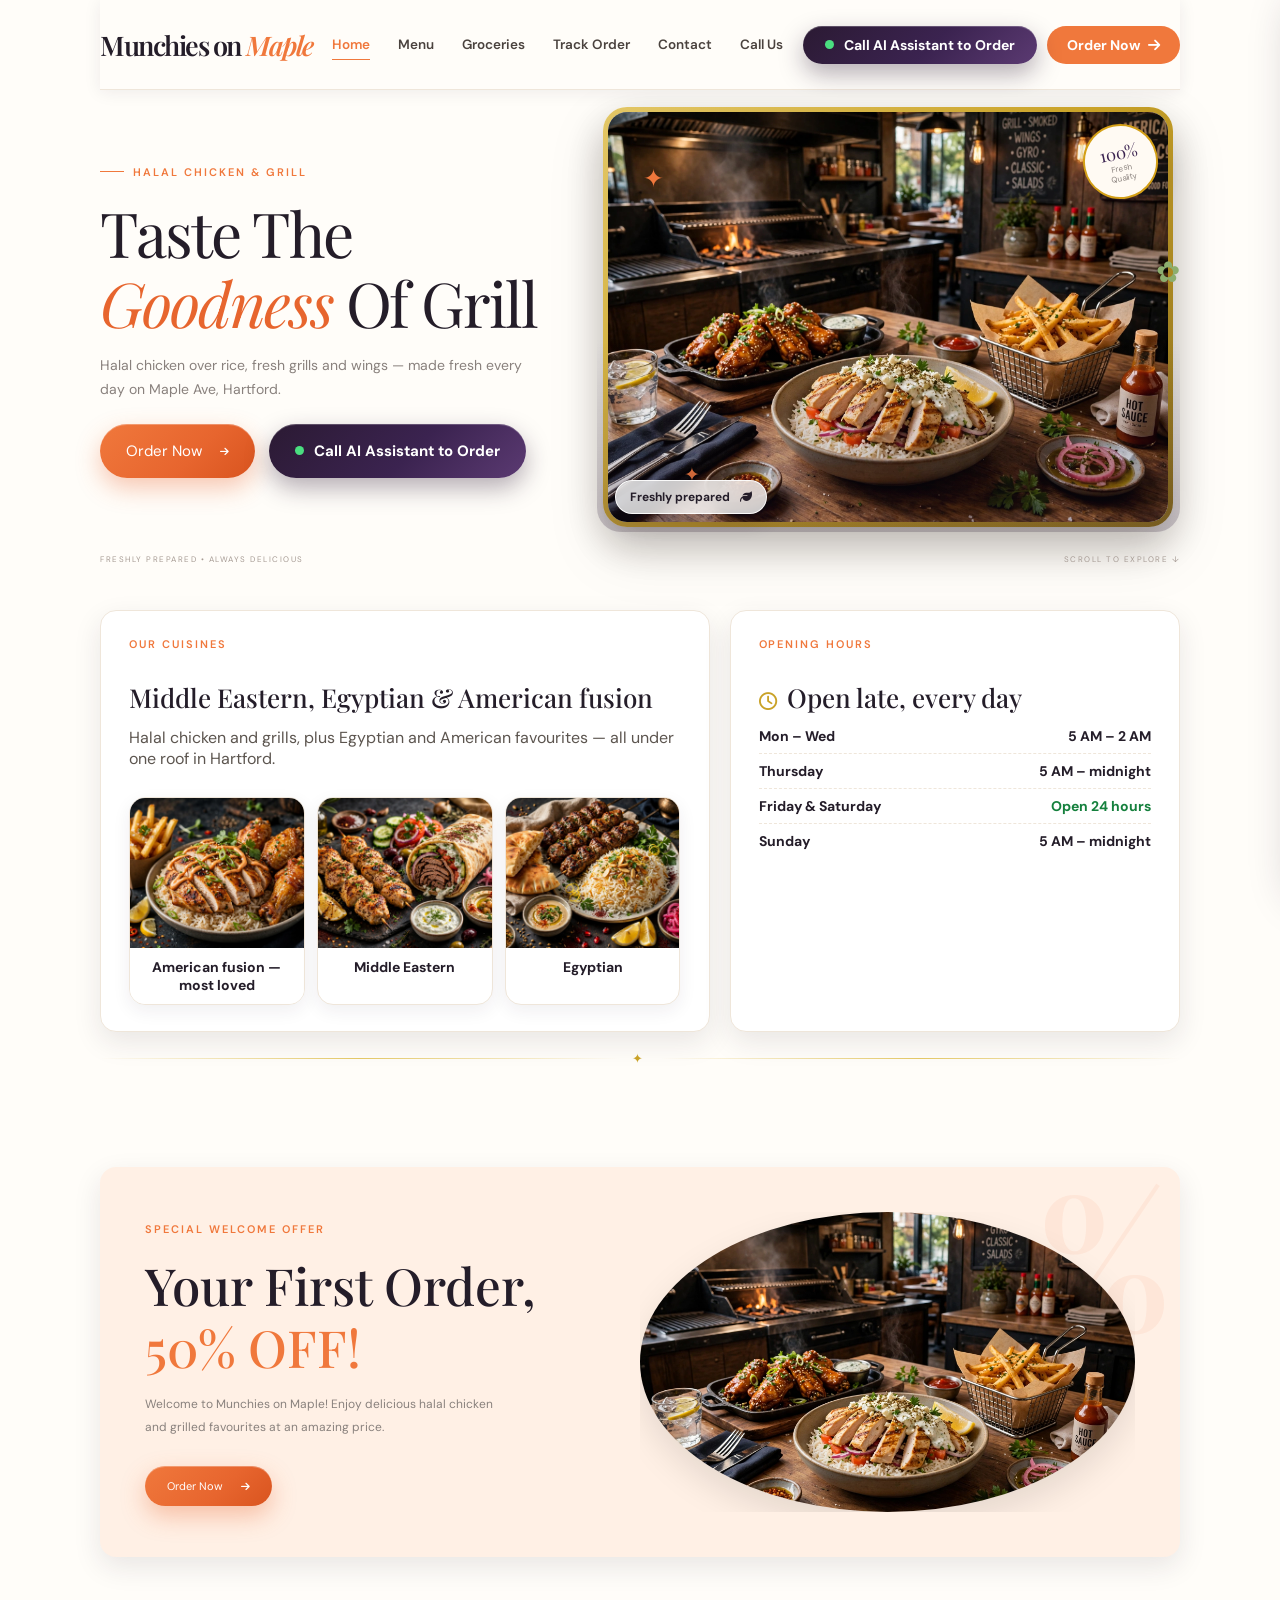
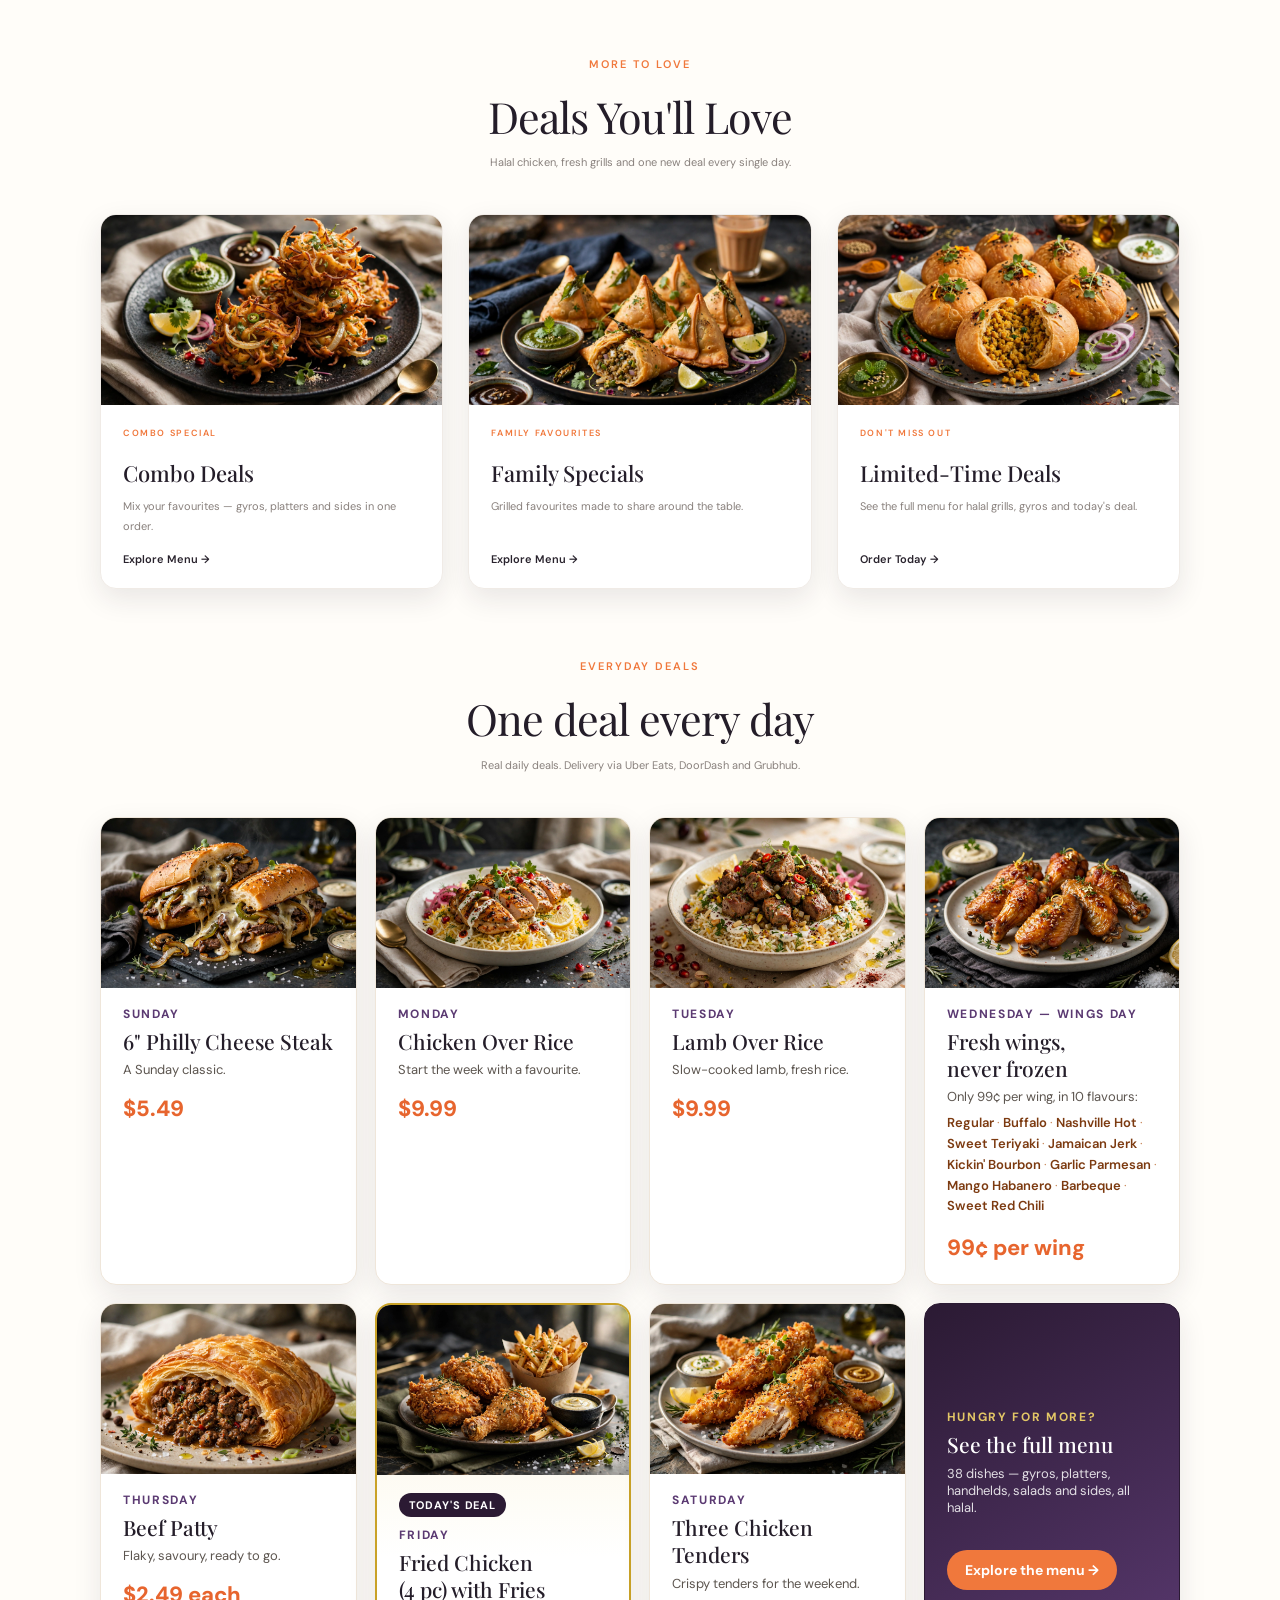
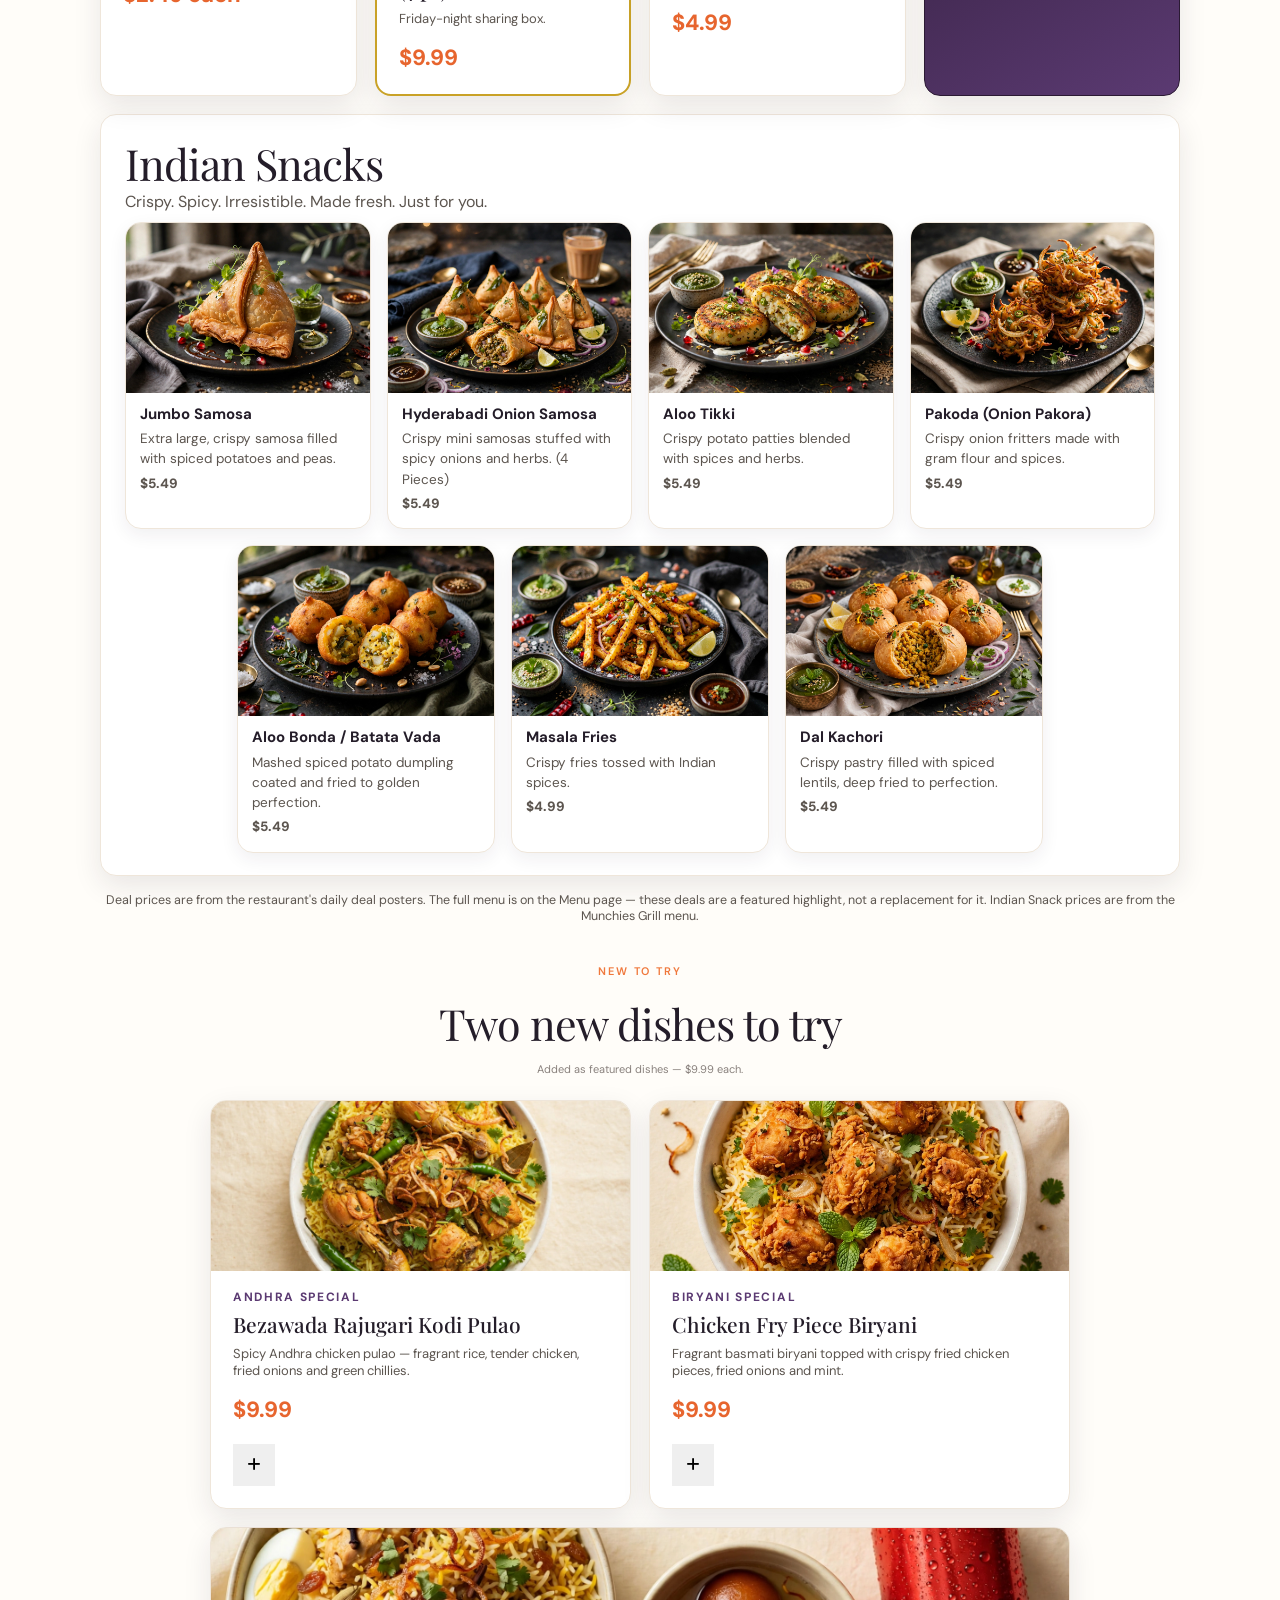
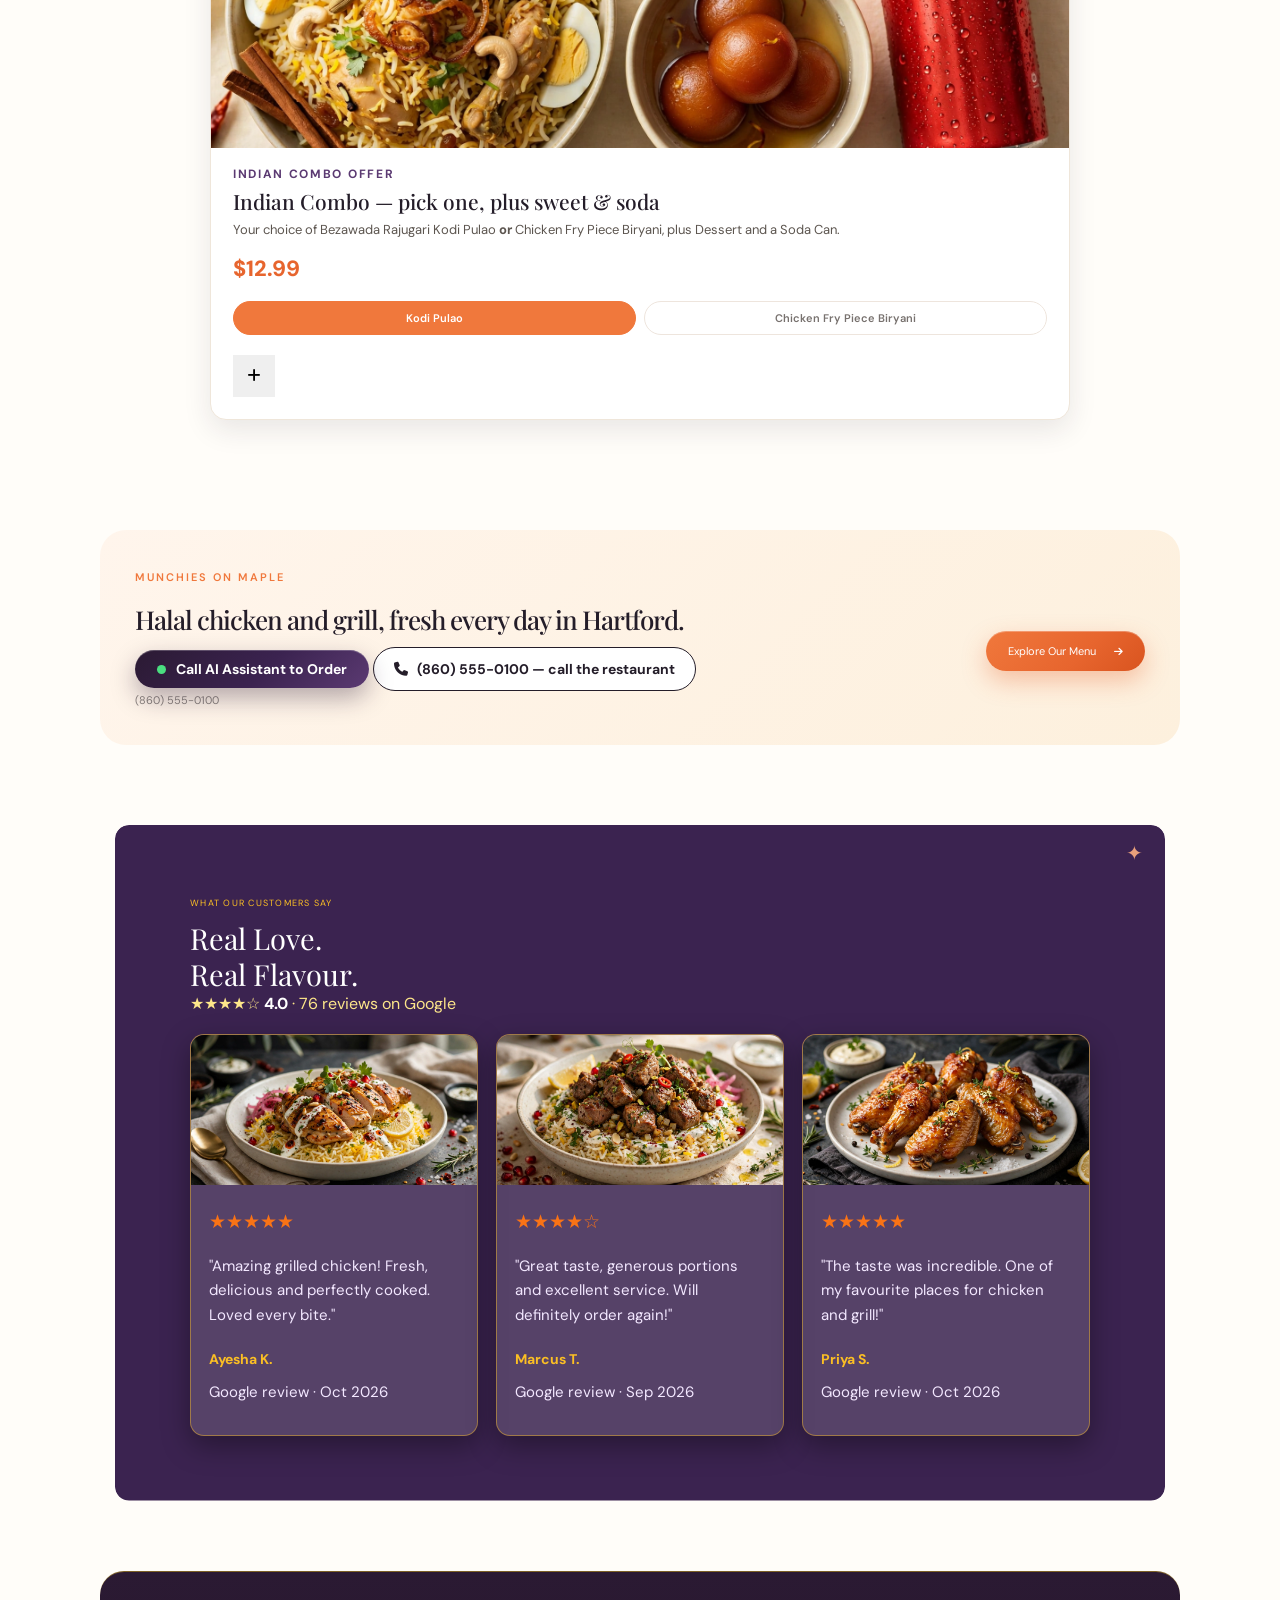
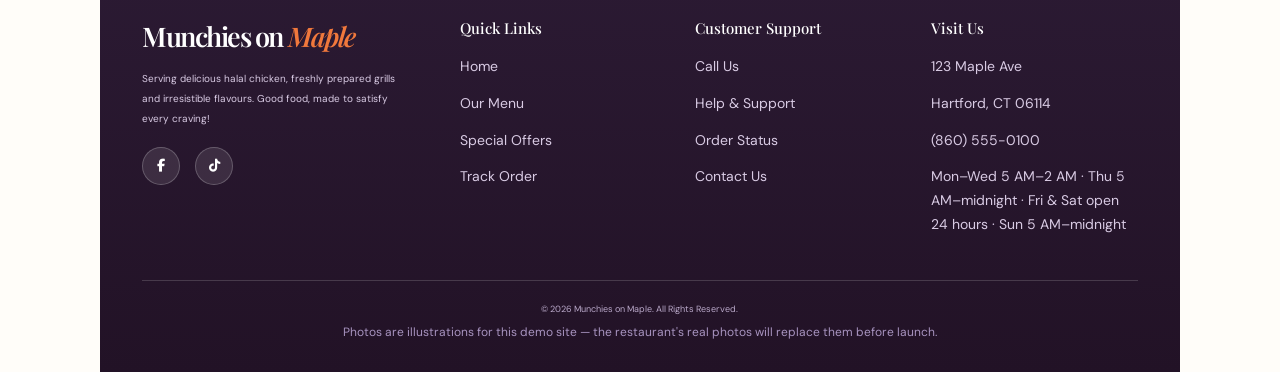
<file: index.html>
<!DOCTYPE html>
<html lang="en">
<head>
    <meta charset="UTF-8">
    <meta name="viewport" content="width=device-width, initial-scale=1.0">

    <title>Munchies on Maple — Halal Chicken &amp; Grill | Hartford, CT</title>

    <link rel="preconnect" href="https://fonts.googleapis.com">
    <link rel="preconnect" href="https://fonts.gstatic.com" crossorigin>

    <link href="https://fonts.googleapis.com/css2?family=DM+Sans:wght@400;500;600;700&family=Playfair+Display:ital,wght@0,400;0,500;0,600;1,400&display=swap" rel="stylesheet">

    <link rel="stylesheet" href="style.css">
    <link rel="stylesheet" href="https://cdnjs.cloudflare.com/ajax/libs/font-awesome/6.7.2/css/all.min.css">
<link rel="stylesheet" href="premium.css?v=8">
<link rel="stylesheet" href="home-polish.css?v=2">
<link rel="stylesheet" href="order.css?v=1">
</head>

<body>

<div class="page-shell">

    <!-- NAVBAR -->
    
<header class="navbar container" id="home">

    <a href="index.html" class="logo">
        Munchies on<span> Maple</span>
    </a>

    <nav class="nav-links" id="navLinks">
        <a href="index.html" class="active">Home</a>
        <a href="menu.html">Menu</a>
        <a href="groceries.html">Groceries</a>
        <a href="track-order.html">Track Order</a>
        <a href="#contact">Contact</a>
        <a href="call.html">Call Us</a>
    </nav>

    <div class="nav-actions">

        <button type="button" class="ai-call-btn" onclick="callRestaurant()"><span class="live-dot" aria-hidden="true"></span>Call AI Assistant to Order</button>

            <a href="menu.html" class="nav-order-btn">
            Order Now
            <i class="fa-solid fa-arrow-right"></i>
        </a>

        <button class="menu-toggle" id="menuToggle"
                aria-label="Toggle menu">
            <i class="fa-solid fa-bars"></i>
        </button>

    </div>

</header>



    <main>

        <!-- HERO SECTION -->
        <section class="hero container">

            <div class="hero-content hero-enter-text">

                <span class="eyebrow">
    <span class="eyebrow-line"></span>
    HALAL CHICKEN & GRILL
</span>

             <h1>
    Taste The
    <br>
    <em>Goodness</em> Of Grill
</h1>

<p>
    Halal chicken over rice, fresh grills and wings —
    made fresh every day on Maple Ave, Hartford.
</p>

                <div class="hero-actions">
                    <a href="menu.html" class="primary-btn">
                        Order Now
                        <i class="fa-solid fa-arrow-right"></i>
                    </a>
                    <button type="button" class="ai-call-btn" onclick="callRestaurant()"><span class="live-dot" aria-hidden="true"></span>Call AI Assistant to Order</button>
                </div>
            </div>

           <div class="hero-visual hero-enter-image">

                <div class="hero-glow"></div>

                <img
                    src="assets/images/hero-american-grill.webp"
                    alt="American-style grill table — chicken over rice, wings and fries"
                    class="hero-image "
                >

                <div class="hero-stamp">
                    <span>100%</span>
                    <small>Fresh<br>Quality</small>
                </div>

                <span class="decor decor-one">✦</span>
                <span class="decor decor-two">✿</span>
                <span class="decor decor-three">✦</span>

                <div class="hero-caption">
                    <span>Freshly prepared</span>
                    <i class="fa-solid fa-leaf"></i>
                </div>
            </div>

            <div class="hero-bottom-text">
                <span>FRESHLY PREPARED • ALWAYS DELICIOUS</span>
                <span>SCROLL TO EXPLORE ↓</span>
            </div>

        </section>




<!-- CUISINES & HOURS — real restaurant content -->
<section class="info-band" aria-label="Cuisines and opening hours">
  <div class="info-card">
    <span class="eyebrow">OUR CUISINES</span>
    <h2>Middle Eastern, Egyptian &amp; American fusion</h2>
    <p>Halal chicken and grills, plus Egyptian and American favourites — all under one roof in Hartford.</p>
    <div class="cuisine-thumbs">
      <figure><img src="assets/images/cuisines/american-fusion.webp" alt="American fusion chicken over rice with wings and fries" loading="lazy"><figcaption>American fusion — most loved</figcaption></figure>
      <figure><img src="assets/images/cuisines/middle-eastern.webp" alt="Middle Eastern grilled chicken and gyro" loading="lazy"><figcaption>Middle Eastern</figcaption></figure>
      <figure><img src="assets/images/cuisines/egyptian.webp" alt="Egyptian grilled kebab with rice and bread" loading="lazy"><figcaption>Egyptian</figcaption></figure>
    </div>
  </div>
  <div class="info-card">
    <span class="eyebrow">OPENING HOURS</span>
    <h2><i class="fa-regular fa-clock" aria-hidden="true"></i> Open late, every day</h2>
    <ul class="hours-list">
      <li><span>Mon – Wed</span><strong>5 AM – 2 AM</strong></li>
      <li><span>Thursday</span><strong>5 AM – midnight</strong></li>
      <li><span>Friday &amp; Saturday</span><strong class="open-24">Open 24 hours</strong></li>
      <li><span>Sunday</span><strong>5 AM – midnight</strong></li>
    </ul>
  </div>
</section>
<div class="section-divider" aria-hidden="true"><span>✦</span></div>

<!-- FIRST ORDER OFFER -->
<section class="offers section container" id="offers">

    <div class="offer-main reveal">

        <div class="offer-content">

            <span class="eyebrow">SPECIAL WELCOME OFFER</span>

            <h2>
                Your First Order,
                <br>
                <span>50% OFF!</span>
            </h2>

            <p>
                Welcome to Munchies on Maple!
                Enjoy delicious halal chicken and grilled favourites
                at an amazing price.
            </p>

            <a href="menu.html" class="primary-btn">
                Order Now
                <i class="fa-solid fa-arrow-right"></i>
            </a>

        </div>

        <div class="offer-image">
            <img
                src="assets/images/hero-american-grill.webp"
                alt="Delicious restaurant meal"
            >
        </div>

        <span class="offer-decoration">50%</span>

    </div>

</section>


<!-- MORE OFFERS -->
<section class="other-offers container">

    <div class="section-heading reveal">

        <span class="eyebrow">MORE TO LOVE</span>

        <h2 class="section-title">Deals You'll Love</h2>

        <p>Halal chicken, fresh grills and one new deal every single day.</p>

    </div>


    <div class="offer-grid">

        <article class="offer-card reveal">

            <img
                src="assets/images/indian-snacks/pakoda-onion-pakora.webp"
                alt="Chicken combo meal"
            >

            <div class="offer-card-content">

                <span class="eyebrow">COMBO SPECIAL</span>

                <h3>Combo Deals</h3>

                <p>
                    Mix your favourites — gyros, platters
                    and sides in one order.
                </p>

                <a href="menu.html" class="text-link">
                    Explore Menu →
                </a>

            </div>

        </article>


        <article class="offer-card reveal">

            <img
                src="assets/images/indian-snacks/hyderabadi-onion-samosa.webp"
                alt="Grilled chicken meal"
            >

            <div class="offer-card-content">

                <span class="eyebrow">FAMILY FAVOURITES</span>

                <h3>Family Specials</h3>

                <p>
                    Grilled favourites made to share
                    around the table.
                </p>

                <a href="menu.html" class="text-link">
                    Explore Menu →
                </a>

            </div>

        </article>


        <article class="offer-card reveal">

            <img
                src="assets/images/indian-snacks/dal-kachori.webp"
                alt="Restaurant chicken meal"
            >

            <div class="offer-card-content">

                <span class="eyebrow">DON'T MISS OUT</span>

                <h3>Limited-Time Deals</h3>

                <p>
                    See the full menu for halal grills,
                    gyros and today's deal.
                </p>

                <a href="menu.html" class="text-link">
                    Order Today →
                </a>

            </div>

        </article>

    </div>

</section>



<!-- EVERYDAY DEALS — featured section, from the restaurant's daily deal posters.
     Separate from the 38-item demo menu: deal prices are NOT menu prices.
     Delivery via Uber Eats, DoorDash and Grubhub. -->
<section class="deals-section container" id="everyday-deals" aria-label="Everyday deals">
  <div class="section-heading reveal">
    <span class="eyebrow">EVERYDAY DEALS</span>
    <h2 class="section-title">One deal every day</h2>
    <p>Real daily deals. Delivery via Uber Eats, DoorDash and Grubhub.</p>
  </div>
  <div class="deals-grid">
    <article class="deal-card" data-day="0">
      <img class="deal-img" src="assets/images/deals/philly-cheese-steak.webp" alt="Philly Cheese Steak" loading="lazy">
      <span class="deal-day">Sunday</span>
      <h3>6&quot; Philly Cheese Steak</h3>
      <p class="deal-note">A Sunday classic.</p>
      <p class="deal-price">$5.49</p>
    </article>
    <article class="deal-card" data-day="1">
      <img class="deal-img" src="assets/images/deals/chicken-over-rice.webp" alt="Chicken Over Rice" loading="lazy">
      <span class="deal-day">Monday</span>
      <h3>Chicken Over Rice</h3>
      <p class="deal-note">Start the week with a favourite.</p>
      <p class="deal-price">$9.99</p>
    </article>
    <article class="deal-card" data-day="2">
      <img class="deal-img" src="assets/images/deals/lamb-over-rice.webp" alt="Lamb Over Rice" loading="lazy">
      <span class="deal-day">Tuesday</span>
      <h3>Lamb Over Rice</h3>
      <p class="deal-note">Slow-cooked lamb, fresh rice.</p>
      <p class="deal-price">$9.99</p>
    </article>
    <article class="deal-card" data-day="3">
      <img class="deal-img" src="assets/images/deals/chicken-wings.webp" alt="Chicken Wings" loading="lazy">
      <span class="deal-day">Wednesday — Wings Day</span>
      <h3>Fresh wings, never frozen</h3>
      <p class="deal-note">Only 99&cent; per wing, in 10 flavours:</p>
      <div class="flavour-chips">
        <span>Regular</span><span>Buffalo</span><span>Nashville Hot</span><span>Sweet Teriyaki</span><span>Jamaican Jerk</span><span>Kickin' Bourbon</span><span>Garlic Parmesan</span><span>Mango Habanero</span><span>Barbeque</span><span>Sweet Red Chili</span>
      </div>
      <p class="deal-price">99&cent; per wing</p>
    </article>
    <article class="deal-card" data-day="4">
      <img class="deal-img" src="assets/images/deals/beef-patty.webp" alt="Beef Patty" loading="lazy">
      <span class="deal-day">Thursday</span>
      <h3>Beef Patty</h3>
      <p class="deal-note">Flaky, savoury, ready to go.</p>
      <p class="deal-price">$2.49 each</p>
    </article>
    <article class="deal-card" data-day="5">
      <img class="deal-img" src="assets/images/deals/fried-chicken-fries.webp" alt="Fried Chicken with Fries" loading="lazy">
      <span class="deal-day">Friday</span>
      <h3>Fried Chicken (4 pc) with Fries</h3>
      <p class="deal-note">Friday-night sharing box.</p>
      <p class="deal-price">$9.99</p>
    </article>
    <article class="deal-card" data-day="6">
      <img class="deal-img" src="assets/images/deals/chicken-tenders.webp" alt="Chicken Tenders" loading="lazy">
      <span class="deal-day">Saturday</span>
      <h3>Three Chicken Tenders</h3>
      <p class="deal-note">Crispy tenders for the weekend.</p>
      <p class="deal-price">$4.99</p>
    </article>
    <article class="deal-card deal-card--cta">
      <span class="deal-day">Hungry for more?</span>
      <h3>See the full menu</h3>
      <p class="deal-note">38 dishes — gyros, platters, handhelds, salads and sides, all halal.</p>
      <p class="deal-cta"><a href="menu.html">Explore the menu →</a></p>
    </article>
  </div>
  <div class="deals-snacks">
    <h3 class="section-title">Indian Snacks</h3>
    <p>Crispy. Spicy. Irresistible. Made fresh. Just for you.</p>
    <ul class="snack-list">
      <li><img src="assets/images/indian-snacks/jumbo-samosa.webp" alt="Jumbo Samosa" loading="lazy"><strong>Jumbo Samosa</strong><span>Extra large, crispy samosa filled with spiced potatoes and peas.</span><span class="snack-price">$5.49</span></li>
      <li><img src="assets/images/indian-snacks/hyderabadi-onion-samosa.webp" alt="Hyderabadi Onion Samosa" loading="lazy"><strong>Hyderabadi Onion Samosa</strong><span>Crispy mini samosas stuffed with spicy onions and herbs. (4 Pieces)</span><span class="snack-price">$5.49</span></li>
      <li><img src="assets/images/indian-snacks/aloo-tikki.webp" alt="Aloo Tikki" loading="lazy"><strong>Aloo Tikki</strong><span>Crispy potato patties blended with spices and herbs.</span><span class="snack-price">$5.49</span></li>
      <li><img src="assets/images/indian-snacks/pakoda-onion-pakora.webp" alt="Pakoda (Onion Pakora)" loading="lazy"><strong>Pakoda (Onion Pakora)</strong><span>Crispy onion fritters made with gram flour and spices.</span><span class="snack-price">$5.49</span></li>
      <li><img src="assets/images/indian-snacks/aloo-bonda-batata-vada.webp" alt="Aloo Bonda / Batata Vada" loading="lazy"><strong>Aloo Bonda / Batata Vada</strong><span>Mashed spiced potato dumpling coated and fried to golden perfection.</span><span class="snack-price">$5.49</span></li>
      <li><img src="assets/images/indian-snacks/masala-fries.webp" alt="Masala Fries" loading="lazy"><strong>Masala Fries</strong><span>Crispy fries tossed with Indian spices.</span><span class="snack-price">$4.99</span></li>
      <li><img src="assets/images/indian-snacks/dal-kachori.webp" alt="Dal Kachori" loading="lazy"><strong>Dal Kachori</strong><span>Crispy pastry filled with spiced lentils, deep fried to perfection.</span><span class="snack-price">$5.49</span></li>
    </ul>
  </div>
  <p class="deals-source">Deal prices are from the restaurant's daily deal posters. The full menu is on the Menu page — these deals are a featured highlight, not a replacement for it. Indian Snack prices are from the Munchies Grill menu.</p>
</section>

<!-- NEW FEATURED DISHES — two items added at the user's request, $9.99 each -->
<section class="featured-dishes container" aria-label="New featured dishes">
  <div class="section-heading reveal">
    <span class="eyebrow">NEW TO TRY</span>
    <h2 class="section-title">Two new dishes to try</h2>
    <p>Added as featured dishes — $9.99 each.</p>
  </div>
  <div class="featured-grid">
    <article class="deal-card">
      <img class="deal-img" src="assets/images/featured/kodi-pulao.webp" alt="Bezawada Rajugari Kodi Pulao" loading="lazy">
      <span class="deal-day">Andhra Special</span>
      <h3>Bezawada Rajugari Kodi Pulao</h3>
      <p class="deal-note">Spicy Andhra chicken pulao — fragrant rice, tender chicken, fried onions and green chillies.</p>
      <p class="deal-price">$9.99</p>
      <div class="featured-order" data-featured="101"></div>
    </article>
    <article class="deal-card">
      <img class="deal-img" src="assets/images/featured/chicken-fry-piece-biryani.webp" alt="Chicken Fry Piece Biryani" loading="lazy">
      <span class="deal-day">Biryani Special</span>
      <h3>Chicken Fry Piece Biryani</h3>
      <p class="deal-note">Fragrant basmati biryani topped with crispy fried chicken pieces, fried onions and mint.</p>
      <p class="deal-price">$9.99</p>
      <div class="featured-order" data-featured="102"></div>
    </article>
  </div>
  <div class="combo-offer">
    <article class="deal-card">
      <img class="deal-img" src="assets/images/featured/indian-combo.webp" alt="Indian Combo: pulao or biryani with Dessert and a soda can" loading="lazy">
      <span class="deal-day">Indian Combo Offer</span>
      <h3>Indian Combo — pick one, plus sweet &amp; soda</h3>
      <p class="deal-note">Your choice of Bezawada Rajugari Kodi Pulao <strong>or</strong> Chicken Fry Piece Biryani, plus Dessert and a Soda Can.</p>
      <p class="deal-price">$12.99</p>
      <div class="combo-choice" role="group" aria-label="Pick your Indian Combo dish">
        <button type="button" class="combo-choice-btn active" data-combo-choice="103">Kodi Pulao</button>
        <button type="button" class="combo-choice-btn" data-combo-choice="104">Chicken Fry Piece Biryani</button>
      </div>
      <div class="featured-order" data-featured="combo"></div>
    </article>
  </div>
</section>

<!-- CONTACT BANNER -->
<section class="offer-contact container" id="contact">

    <div>

        <span class="eyebrow">MUNCHIES ON MAPLE</span>

        <h2>Halal chicken and grill, fresh every day in Hartford.</h2>

<button type="button" class="ai-call-btn" onclick="callRestaurant()"><span class="live-dot" aria-hidden="true"></span>Call AI Assistant to Order</button>

        <a href="tel:+18605550100" class="phone-btn"><i class="fa-solid fa-phone"></i> (860) 555-0100 — call the restaurant</a>


        <p>(860) 555-0100</p>

    </div>

    <a href="menu.html" class="primary-btn">
        Explore Our Menu
        <i class="fa-solid fa-arrow-right"></i>
    </a>

</section>
        <section class="newsletter container review-banner" id="reviews">

    <div class="newsletter-content">

        <span class="newsletter-label">What Our Customers Say</span>

        <h2>
            Real Love.
            <br>
            Real Flavour.
        </h2>

        <p class="rating-line"><span class="stars">★★★★☆</span> <strong>4.0</strong> · 76 reviews on Google</p>
        <div class="reviews-grid">

            <div class="review-card">
                <img class="review-img" src="assets/images/deals/chicken-over-rice.webp" alt="Grilled chicken over rice" loading="lazy">
                <div class="review-stars">★★★★★</div>
                <p>
                    "Amazing grilled chicken! Fresh, delicious
                    and perfectly cooked. Loved every bite."
                </p>
                <h4>Ayesha K.</h4>
                <p class="review-date">Google review · Oct 2026</p>
            </div>

            <div class="review-card">
                <img class="review-img" src="assets/images/deals/lamb-over-rice.webp" alt="Lamb over rice" loading="lazy">
                <div class="review-stars">★★★★☆</div>
                <p>
                    "Great taste, generous portions and
                    excellent service. Will definitely order again!"
                </p>
                <h4>Marcus T.</h4>
                <p class="review-date">Google review · Sep 2026</p>
            </div>

            <div class="review-card">
                <img class="review-img" src="assets/images/deals/chicken-wings.webp" alt="Chicken wings" loading="lazy">
                <div class="review-stars">★★★★★</div>
                <p>
                    "The taste was incredible. One of my
                    favourite places for chicken and grill!"
                </p>
                <h4>Priya S.</h4>
                <p class="review-date">Google review · Oct 2026</p>
            </div>

        </div>

    </div>

    <span class="newsletter-decoration">✦</span>

</section>

    </main>
<!-- FOOTER -->
<footer class="footer container" id="footer">

    <!-- BRAND -->
    <div class="footer-brand">

        <a href="#home" class="logo">
            Munchies on<span> Maple</span>
        </a>

        <p>
            Serving delicious halal chicken, freshly prepared
            grills and irresistible flavours. Good food,
            made to satisfy every craving!
        </p>

        <div class="social-links">
            <a href="#" aria-label="Facebook">
                <i class="fa-brands fa-facebook-f"></i>
            </a>

            <a href="#" aria-label="TikTok">
                <i class="fa-brands fa-tiktok"></i>
            </a>
        </div>

    </div>


    <!-- QUICK LINKS -->
    <div class="footer-column">

        <h4>Quick Links</h4>

        <a href="#home">Home</a>
        <a href="menu.html">Our Menu</a>
        <a href="#offers">Special Offers</a>
        <a href="track-order.html">Track Order</a>

    </div>


    <!-- CUSTOMER SUPPORT -->
    <div class="footer-column">

        <h4>Customer Support</h4>

        <a href="call.html">Call Us</a>
        <a href="help.html">Help & Support</a>
        <a href="track-order.html">Order Status</a>
        <a href="#contact">Contact Us</a>

    </div>


    <!-- ADDRESS -->
    <div class="footer-column">

        <h4>Visit Us</h4>

        <p>123 Maple Ave</p>
        <p>Hartford, CT 06114</p>

        <a href="tel:+18605550100">(860) 555-0100</a>
        <p>Mon–Wed 5 AM–2 AM · Thu 5 AM–midnight · Fri &amp; Sat open 24 hours · Sun 5 AM–midnight</p>

    </div>


    <!-- COPYRIGHT -->
    <div class="copyright">
        © 2026 Munchies on Maple. All Rights Reserved.
        <p class="photo-credit">Photos are illustrations for this demo site — the restaurant's real photos will replace them before launch.</p>
    </div>

</footer>

</div>

<script src="script.js"></script>
<script src="assets/retell-call.js?v=2"></script>
<script src="cart.js?v=1"></script>
<script src="featured.js?v=1"></script>

<script src="premium.js" defer></script>
<script src="home-polish.js?v=2" defer></script>
</body>
</html>
</file>
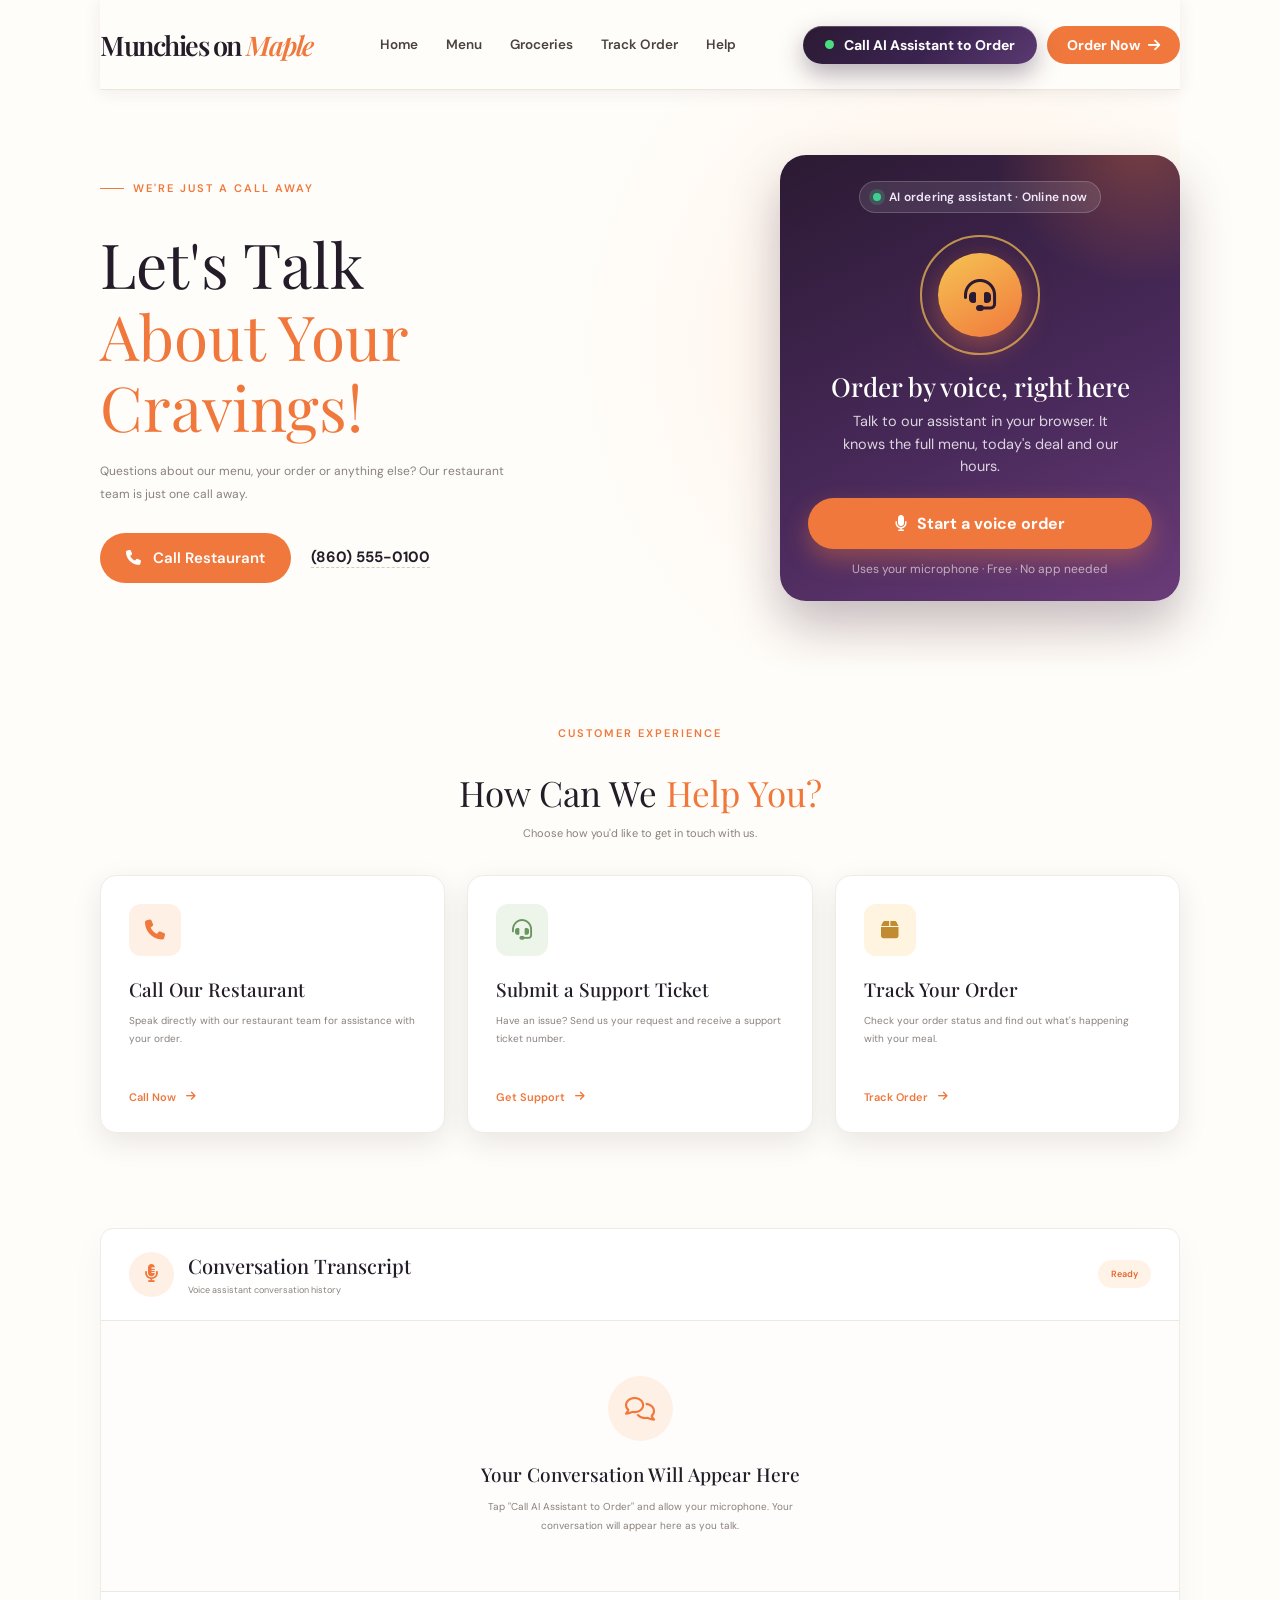
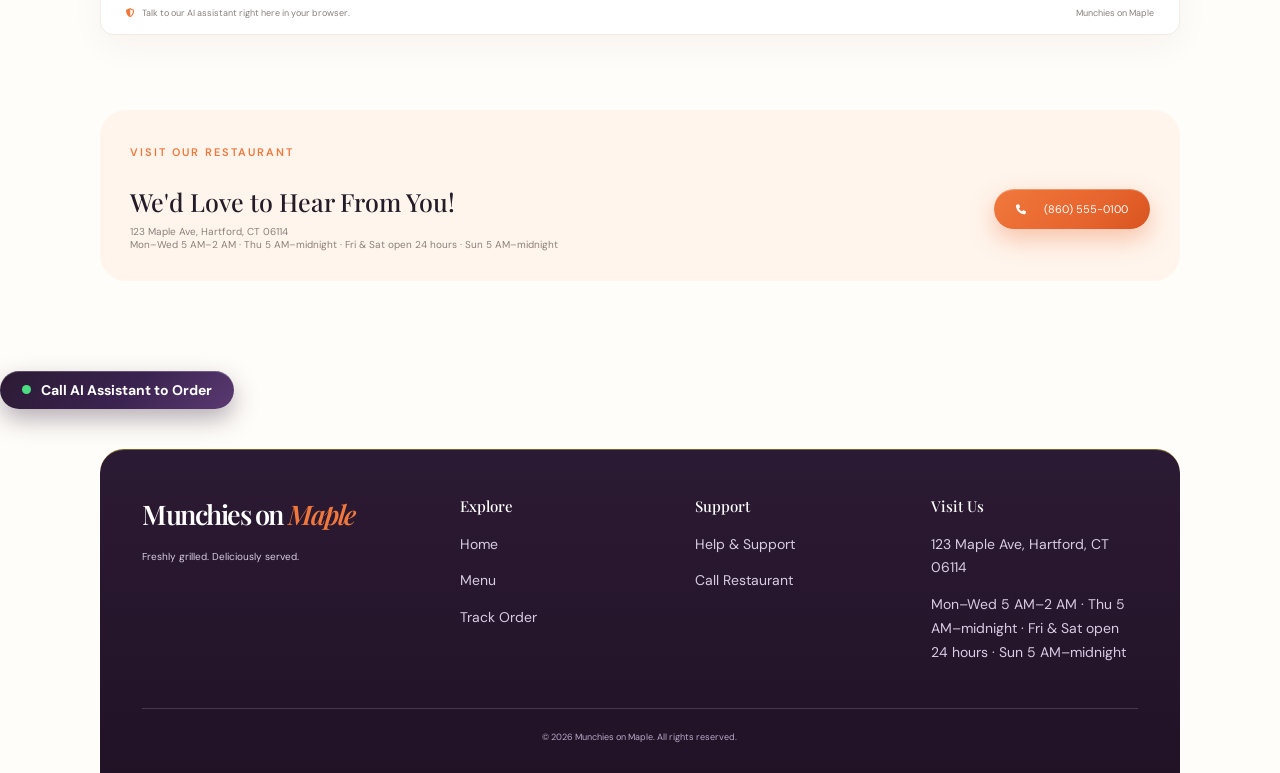
<file: call.html>
<!DOCTYPE html>
<html lang="en">
<head>
    <meta charset="UTF-8">
    <meta name="viewport" content="width=device-width, initial-scale=1.0">

    <title>Call Receptionist | Munchies on Maple</title>

    <link rel="preconnect" href="https://fonts.googleapis.com">
    <link rel="preconnect" href="https://fonts.gstatic.com" crossorigin>

    <link href="https://fonts.googleapis.com/css2?family=DM+Sans:wght@400;500;600;700&family=Playfair+Display:wght@400;500;600;700&display=swap" rel="stylesheet">

    <link rel="stylesheet" href="style.css">
    <link rel="stylesheet" href="call.css">

    <link rel="stylesheet" href="https://cdnjs.cloudflare.com/ajax/libs/font-awesome/6.7.2/css/all.min.css">
<link rel="stylesheet" href="premium.css?v=8"><link rel="stylesheet" href="call-polish.css?v=1">
</head>

<body>

<div class="page-shell">

    <!-- NAVBAR -->
    <header class="navbar container">

        <a href="index.html" class="logo">
            Munchies on<span> Maple</span>
        </a>

        <nav class="nav-links" id="navLinks">
            <a href="index.html">Home</a>
            <a href="menu.html">Menu</a>
            <a href="groceries.html">Groceries</a>
            <a href="track-order.html">Track Order</a>
            <a href="help.html">Help</a>
        </nav>

        <div class="nav-actions">

            <button type="button" class="ai-call-btn" onclick="callRestaurant()"><span class="live-dot" aria-hidden="true"></span>Call AI Assistant to Order</button>

            <a href="menu.html" class="nav-order-btn">
                Order Now
                <i class="fa-solid fa-arrow-right"></i>
            </a>

            <button class="menu-toggle" id="menuToggle" aria-label="Toggle menu">
                <i class="fa-solid fa-bars"></i>
            </button>

        </div>

    </header>


    <main>

        <!-- HERO -->
        <section class="call-hero container">

            <div class="call-hero-content">

                <span class="eyebrow">
                    <span class="eyebrow-line"></span>
                    WE'RE JUST A CALL AWAY
                </span>

                <h1>
                    Let's Talk
                    <br>
                    <span>About Your Cravings!</span>
                </h1>

                <p>
                    Questions about our menu, your order or anything else?
                    Our restaurant team is just one call away.
                </p>

                <div class="call-hero-actions">

                    <a href="tel:+18605550100" class="call-primary-btn">
                        <i class="fa-solid fa-phone"></i>
                        Call Restaurant
                    </a>

                    <a href="tel:+18605550100" class="call-phone-number">(860) 555-0100</a>

                </div>

            </div>


            <aside class="ai-hero-card" aria-label="AI ordering assistant">
                <div class="ai-hero-status"><span class="online-dot"></span> AI ordering assistant · Online now</div>
                <div class="ai-hero-orb" aria-hidden="true">
                    <span class="ring ring-1"></span><span class="ring ring-2"></span>
                    <i class="fa-solid fa-headset"></i>
                </div>
                <h3>Order by voice, right here</h3>
                <p>Talk to our assistant in your browser. It knows the full menu, today's deal and our hours.</p>
                <button type="button" class="ai-hero-btn" onclick="callRestaurant()">
                    <i class="fa-solid fa-microphone"></i> Start a voice order
                </button>
                <small>Uses your microphone · Free · No app needed</small>
            </aside>

        </section>


        <!-- CALL EXPERIENCE -->
        <section class="call-section container">

            <div class="call-section-heading">

                <span class="eyebrow">CUSTOMER EXPERIENCE</span>

                <h2>How Can We <span>Help You?</span></h2>

                <p>Choose how you'd like to get in touch with us.</p>

            </div>


            <div class="call-options-grid">

                <!-- PHONE OPTION -->
                <div class="call-option-card">

                    <div class="option-icon phone-icon">
                        <i class="fa-solid fa-phone"></i>
                    </div>

                    <h3>Call Our Restaurant</h3>

                    <p>
                        Speak directly with our restaurant team
                        for assistance with your order.
                    </p>

                    <a href="tel:+18605550100" class="option-link">
                        Call Now
                        <i class="fa-solid fa-arrow-right"></i>
                    </a>

                </div>


                <!-- SUPPORT OPTION -->
                <div class="call-option-card">

                    <div class="option-icon support-icon">
                        <i class="fa-solid fa-headset"></i>
                    </div>

                    <h3>Submit a Support Ticket</h3>

                    <p>
                        Have an issue? Send us your request
                        and receive a support ticket number.
                    </p>

                    <a href="help.html" class="option-link">
                        Get Support
                        <i class="fa-solid fa-arrow-right"></i>
                    </a>

                </div>


                <!-- ORDER OPTION -->
                <div class="call-option-card">

                    <div class="option-icon order-icon">
                        <i class="fa-solid fa-box"></i>
                    </div>

                    <h3>Track Your Order</h3>

                    <p>
                        Check your order status and find out
                        what's happening with your meal.
                    </p>

                    <a href="track-order.html" class="option-link">
                        Track Order
                        <i class="fa-solid fa-arrow-right"></i>
                    </a>

                </div>

            </div>

        </section>


        <!-- VOICE ASSISTANT TRANSCRIPT -->
        <section class="transcript-section container">

            <div class="transcript-card">

                <div class="transcript-header">

                    <div class="transcript-title">

                        <span class="transcript-icon">
                            <i class="fa-solid fa-microphone-lines"></i>
                        </span>

                        <div>
                            <h2>Conversation Transcript</h2>
                            <p>Voice assistant conversation history</p>
                        </div>

                    </div>

                    <span class="coming-soon-badge">
                        Ready
                    </span>

                </div>


                <div class="transcript-body" id="transcriptBody">

                    <div class="transcript-empty">

                        <div class="transcript-empty-icon">
                            <i class="fa-regular fa-comments"></i>
                        </div>

                        <h3>Your Conversation Will Appear Here</h3>

                        <p>
                            Tap "Call AI Assistant to Order" and allow your microphone.
                            Your conversation will appear here as you talk.
                        </p>

                    </div>

                </div>


                <div class="transcript-footer">

                    <span>
                        <i class="fa-solid fa-shield-halved"></i>
                        Talk to our AI assistant right here in your browser.
                    </span>

                    <span>
                        Munchies on Maple
                    </span>

                </div>

            </div>

        </section>


        <!-- CONTACT STRIP -->
        <section class="call-contact-strip container">

            <div>

                <span class="eyebrow">VISIT OUR RESTAURANT</span>

                <h2>We'd Love to Hear From You!</h2>

                <p>
                    123 Maple Ave, Hartford, CT 06114
                </p>
                <p>Mon–Wed 5 AM–2 AM · Thu 5 AM–midnight · Fri &amp; Sat open 24 hours · Sun 5 AM–midnight</p>

            </div>

            <a href="tel:+18605550100" class="primary-btn">
                <i class="fa-solid fa-phone"></i>
                (860) 555-0100
            </a>

        </section>
<button type="button" class="ai-call-btn" onclick="callRestaurant()"><span class="live-dot" aria-hidden="true"></span>Call AI Assistant to Order</button>

    </main>


    <!-- FOOTER -->
    <footer class="footer container">

        <div class="footer-brand">
            <a href="index.html" class="logo">
                Munchies on<span> Maple</span>
            </a>

            <p>Freshly grilled. Deliciously served.</p>
        </div>

        <div class="footer-column">
            <h4>Explore</h4>
            <a href="index.html">Home</a>
            <a href="menu.html">Menu</a>
            <a href="track-order.html">Track Order</a>
        </div>

        <div class="footer-column">
            <h4>Support</h4>
            <a href="help.html">Help & Support</a>
            <a href="call.html">Call Restaurant</a>
        </div>
        <div class="footer-column">
            <h4>Visit Us</h4>
            <p>123 Maple Ave, Hartford, CT 06114</p>
            <p>Mon–Wed 5 AM–2 AM · Thu 5 AM–midnight · Fri &amp; Sat open 24 hours · Sun 5 AM–midnight</p>
        </div>

        <div class="copyright">
            © 2026 Munchies on Maple. All rights reserved.
        </div>

    </footer>

</div>

<script src="call.js"></script>
<script src="assets/retell-call.js?v=2"></script>


<script src="premium.js" defer></script>
</body>
</html>
</file>
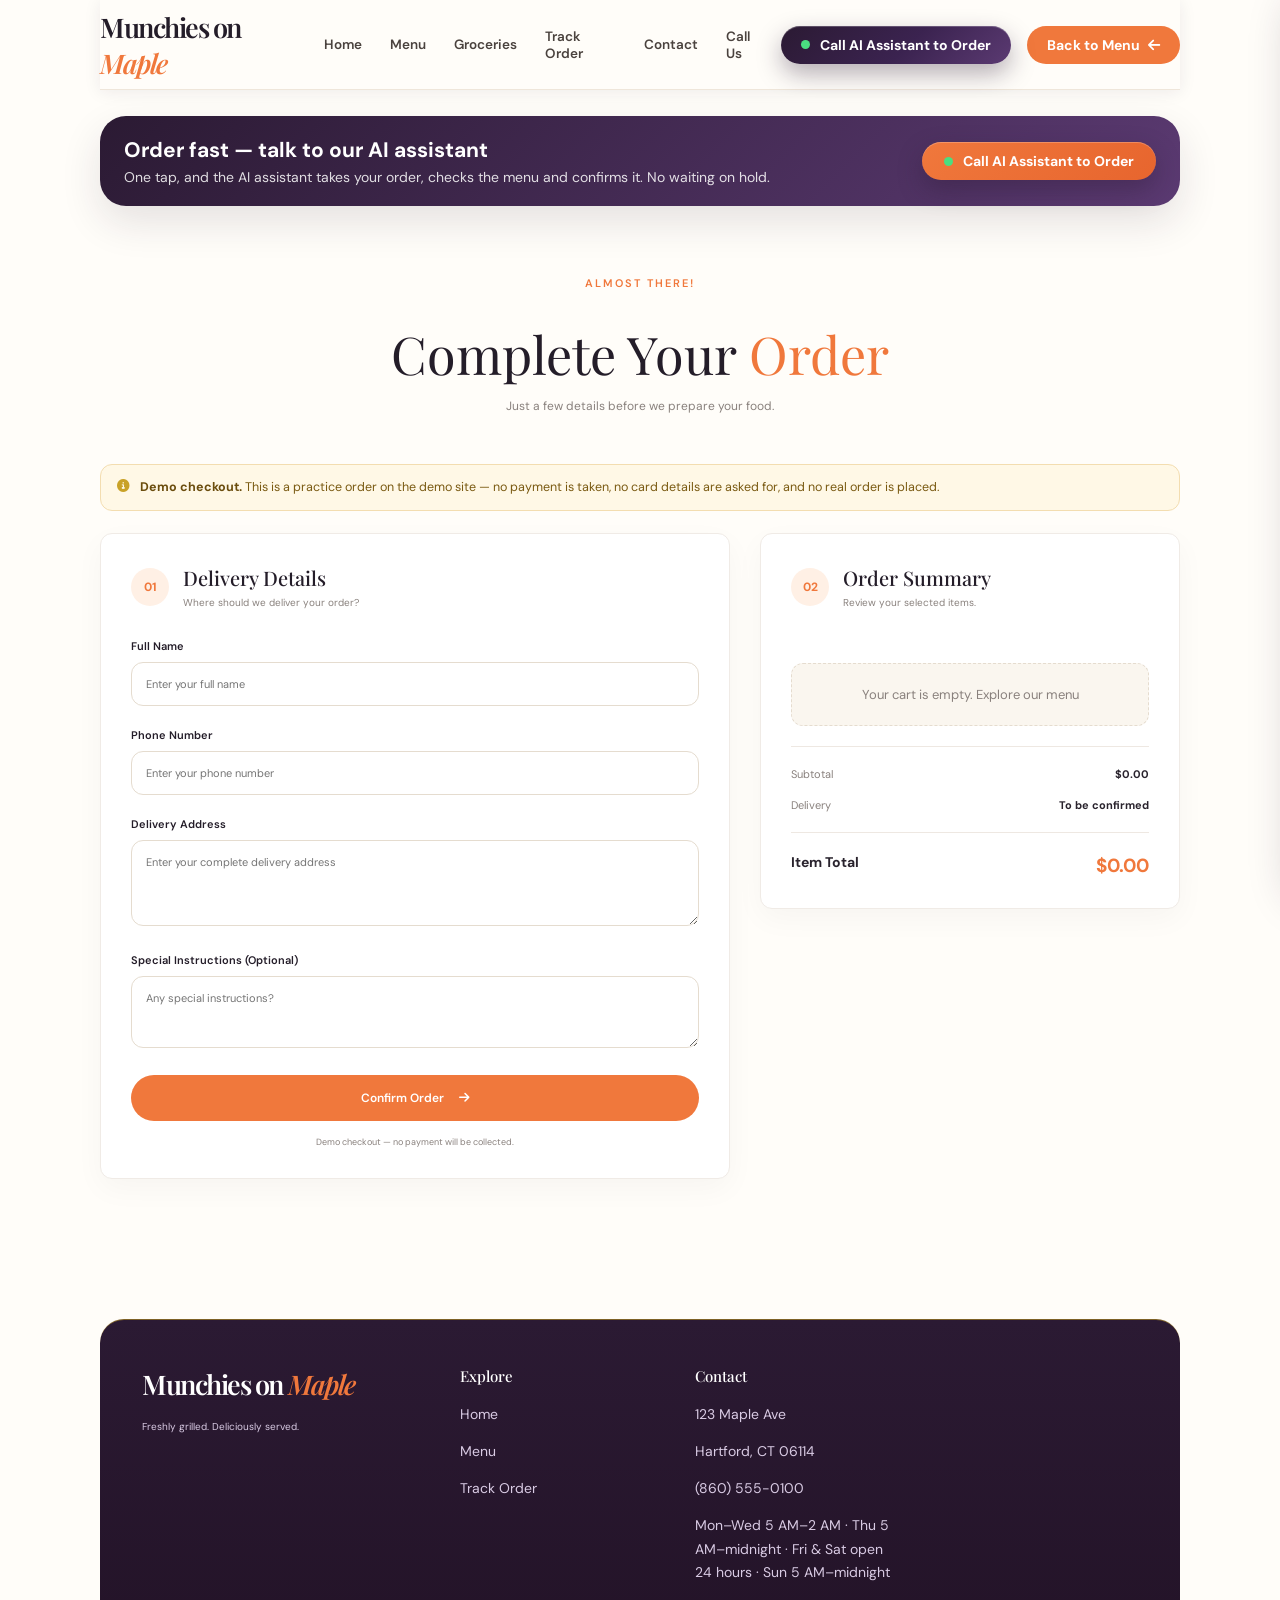
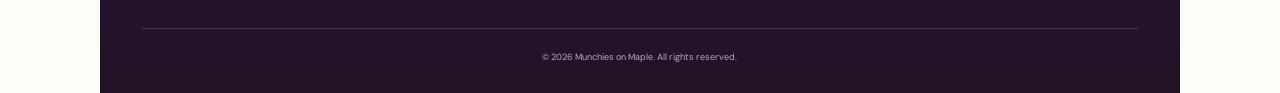
<file: checkout.html>
<!DOCTYPE html>
<html lang="en">
<head>
    <meta charset="UTF-8">
    <meta name="viewport" content="width=device-width, initial-scale=1.0">

    <title>Checkout | Munchies on Maple</title>

    <link rel="preconnect" href="https://fonts.googleapis.com">
    <link rel="preconnect" href="https://fonts.gstatic.com" crossorigin>

    <link href="https://fonts.googleapis.com/css2?family=DM+Sans:wght@400;500;600;700&family=Playfair+Display:wght@400;500;600;700&display=swap" rel="stylesheet">

    <link rel="stylesheet" href="style.css">
    <link rel="stylesheet" href="checkout.css">
    <link rel="stylesheet" href="order.css?v=1">
    <link rel="stylesheet" href="https://cdnjs.cloudflare.com/ajax/libs/font-awesome/6.7.2/css/all.min.css">
<link rel="stylesheet" href="premium.css?v=8">
</head>

<body>

<div class="page-shell">

    <header class="navbar container">

        <a href="index.html" class="logo">
            Munchies on<span> Maple</span>
        </a>

        <nav class="nav-links">
            <a href="index.html">Home</a>
            <a href="menu.html">Menu</a>
            <a href="groceries.html">Groceries</a>
            <a href="track-order.html">Track Order</a>
            <a href="index.html#contact">Contact</a>
             <a href="call.html">Call Us</a>
        </nav>

        <button type="button" class="ai-call-btn" onclick="callRestaurant()"><span class="live-dot" aria-hidden="true"></span>Call AI Assistant to Order</button>

            <a href="menu.html" class="nav-order-btn">
            Back to Menu
            <i class="fa-solid fa-arrow-left"></i>
        </a>

    </header>


    
<!-- ORDER FAST — AI CALL STRIP -->
<section class="ai-strip" aria-label="Order by phone with the AI assistant">
  <div>
    <h2>Order fast — talk to our AI assistant</h2>
    <p>One tap, and the AI assistant takes your order, checks the menu and confirms it. No waiting on hold.</p>
  </div>
  <button type="button" class="ai-call-btn" onclick="callRestaurant()"><span class="live-dot" aria-hidden="true"></span>Call AI Assistant to Order</button>
</section>

    <main class="checkout-section container">

        <div class="checkout-heading">
            <span class="eyebrow">ALMOST THERE!</span>

            <h1>Complete Your <span>Order</span></h1>

            <p>Just a few details before we prepare your food.</p>
        </div>

        <div class="demo-banner" role="note">
            <i class="fa-solid fa-circle-info" aria-hidden="true"></i>
            <span><strong>Demo checkout.</strong> This is a practice order on the demo site — no payment is taken, no card details are asked for, and no real order is placed.</span>
        </div>


        <div class="checkout-layout">

            <!-- CUSTOMER FORM -->

            <div class="customer-form-card">

                <div class="checkout-step-heading">
                    <span class="step-number">01</span>

                    <div>
                        <h2>Delivery Details</h2>
                        <p>Where should we deliver your order?</p>
                    </div>
                </div>


                <form id="orderForm">

                    <div class="form-group">
                        <label for="customerName">Full Name</label>

                        <input
                            type="text"
                            id="customerName"
                            placeholder="Enter your full name"
                            required
                            minlength="2"
                        >
                    </div>


                    <div class="form-group">
                        <label for="customerPhone">Phone Number</label>

                        <input
                            type="tel"
                            id="customerPhone"
                            placeholder="Enter your phone number"
                            required
                            pattern="[0-9+() -]{7,20}"
                            title="Enter a valid phone number"
                        >
                    </div>


                    <div class="form-group">
                        <label for="customerAddress">Delivery Address</label>

                        <textarea
                            id="customerAddress"
                            rows="4"
                            placeholder="Enter your complete delivery address"
                            required
                            minlength="8"
                        ></textarea>
                    </div>


                    <div class="form-group">
                        <label for="orderNotes">
                            Special Instructions (Optional)
                        </label>

                        <textarea
                            id="orderNotes"
                            rows="3"
                            placeholder="Any special instructions?"
                        ></textarea>
                    </div>


                    <button type="submit" class="confirm-order-btn">
                        Confirm Order
                        <i class="fa-solid fa-arrow-right"></i>
                    </button>

                    <p class="checkout-disclaimer">
                        Demo checkout — no payment will be collected.
                    </p>

                </form>

            </div>


            <!-- ORDER SUMMARY -->

            <aside class="order-summary-card">

                <div class="checkout-step-heading">
                    <span class="step-number">02</span>

                    <div>
                        <h2>Order Summary</h2>
                        <p>Review your selected items.</p>
                    </div>
                </div>


                <div id="checkoutItems" class="checkout-items"></div>


                <div class="summary-divider"></div>


                <div class="summary-row">
                    <span>Subtotal</span>
                    <strong id="subtotal">$0.00</strong>
                </div>

                <div class="summary-row">
                    <span>Delivery</span>
                    <strong>To be confirmed</strong>
                </div>

                <div class="summary-divider"></div>

                <div class="summary-total">
                    <span>Item Total</span>
                    <strong id="grandTotal">$0.00</strong>
                </div>

            </aside>

        </div>


        <!-- ORDER SUCCESS -->

        <div class="order-success" id="orderSuccess">

            <div class="success-icon">
                <i class="fa-solid fa-check"></i>
            </div>

            <span class="eyebrow">DEMO ORDER RECEIVED</span>

            <h2>Thank You For Your Order!</h2>

            <p>Your demo order has been created successfully.</p>

            <div class="generated-order">
                <span>Your Demo Order Number</span>
                <strong id="generatedOrderId">#3001</strong>
            </div>

            <div class="order-success-items" id="orderSuccessItems"></div>

            <div class="order-success-total">
                <span>Order total</span>
                <strong id="orderSuccessTotal">$0.00</strong>
            </div>

            <p class="order-success-note">
                Demo order — pickup at 123 Maple Ave, Hartford, CT 06114.
                No payment was taken and no real order was placed.
            </p>

            <a href="track-order.html" class="primary-btn">
                Track Your Order
                <i class="fa-solid fa-arrow-right"></i>
            </a>

            <a href="menu.html" class="back-menu-link">
                Continue Exploring Menu
            </a>

        </div>

    </main>


    <footer class="footer container">
        <div class="footer-brand">
            <a href="index.html" class="logo">Munchies on<span> Maple</span></a>
            <p>Freshly grilled. Deliciously served.</p>
        </div>

        <div class="footer-column">
            <h4>Explore</h4>
            <a href="index.html">Home</a>
            <a href="menu.html">Menu</a>
            <a href="track-order.html">Track Order</a>
        </div>

        <div class="footer-column">
            <h4>Contact</h4>
            <p>123 Maple Ave</p>
            <p>Hartford, CT 06114</p>
            <p><a href="tel:+18605550100">(860) 555-0100</a></p>
            <p>Mon–Wed 5 AM–2 AM · Thu 5 AM–midnight · Fri &amp; Sat open 24 hours · Sun 5 AM–midnight</p>
        </div>

        <div class="copyright">
            © 2026 Munchies on Maple. All rights reserved.
        </div>
    </footer>

</div>

<script src="cart.js?v=1"></script>
<script src="checkout.js?v=2"></script>

<script src="assets/retell-call.js?v=2"></script>
<script src="premium.js" defer></script>
</body>
</html>
</file>
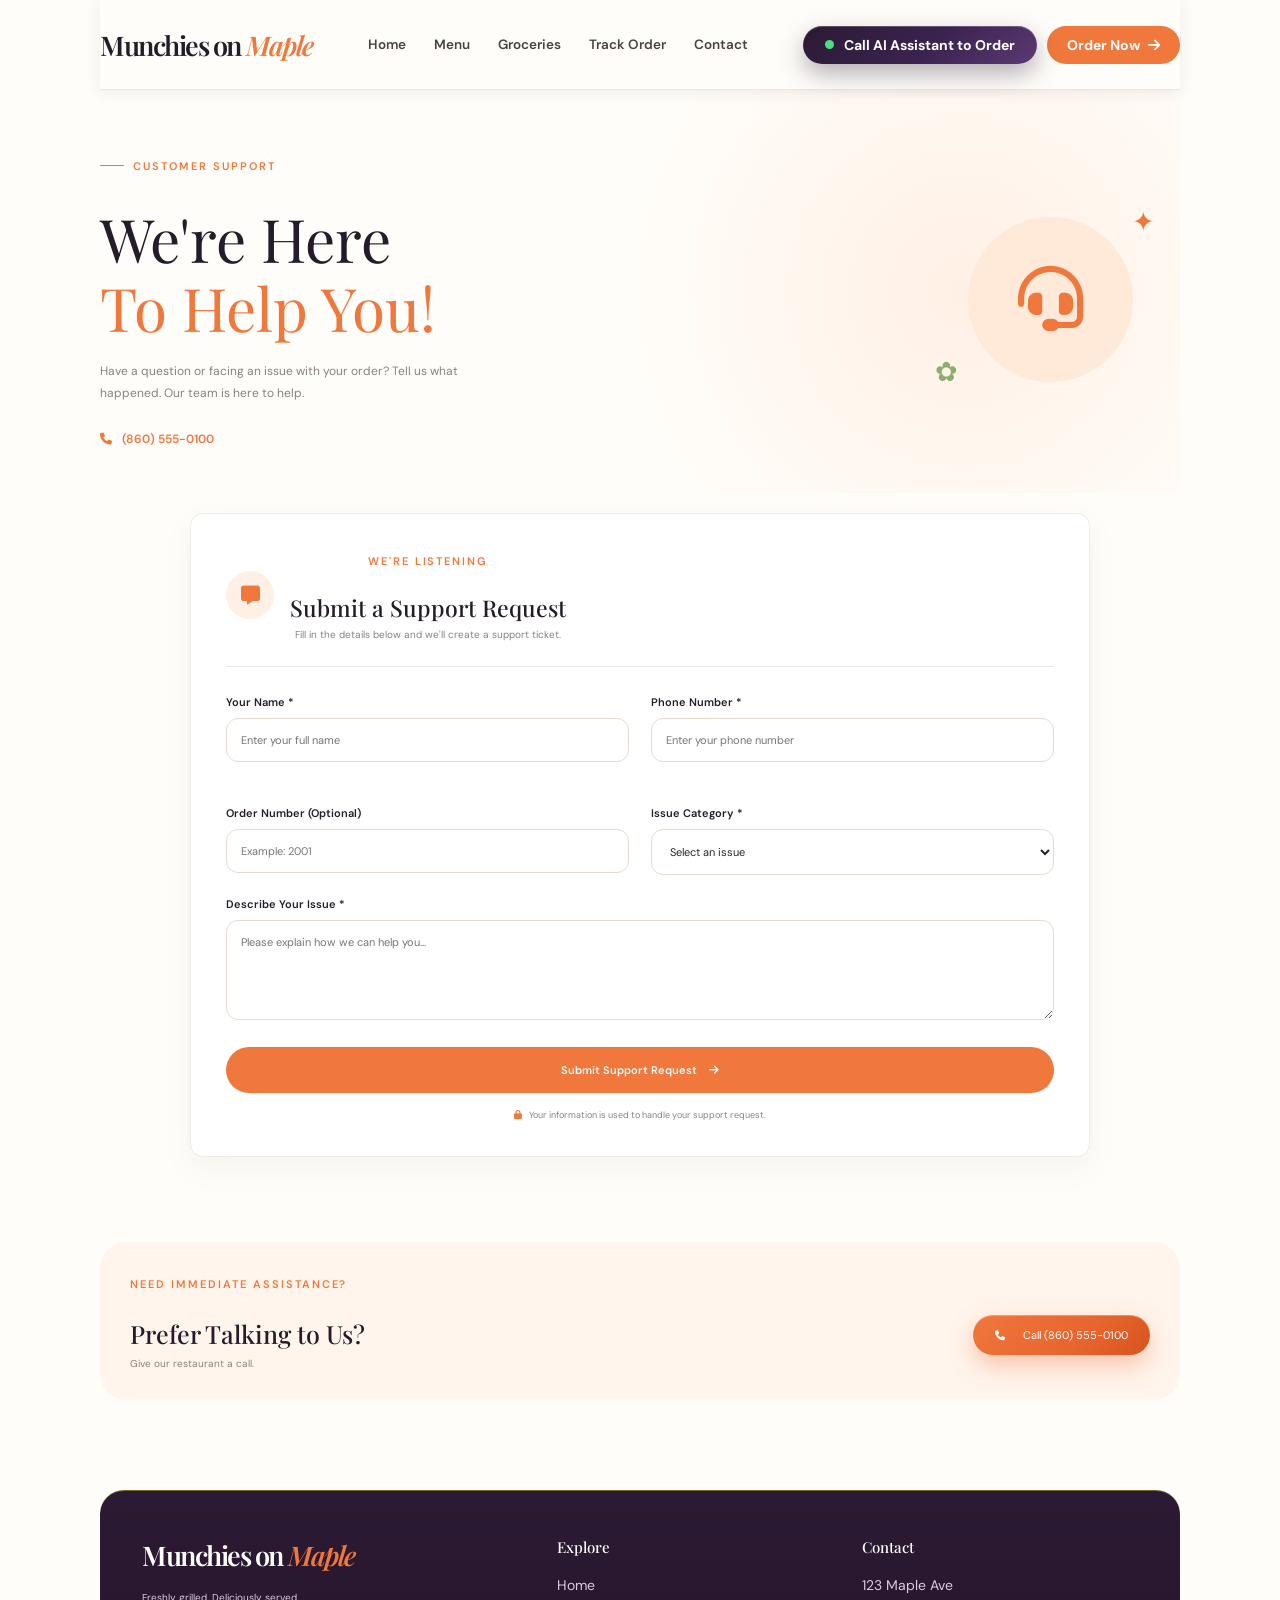
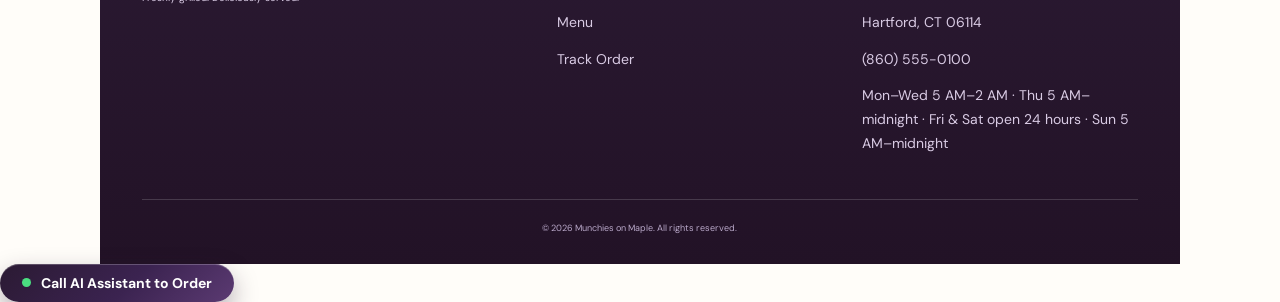
<file: help.html>
<!DOCTYPE html>
<html lang="en">
<head>
    <meta charset="UTF-8">
    <meta name="viewport" content="width=device-width, initial-scale=1.0">

    <title>Help & Support | Munchies on Maple</title>

    <link rel="preconnect" href="https://fonts.googleapis.com">
    <link rel="preconnect" href="https://fonts.gstatic.com" crossorigin>

    <link href="https://fonts.googleapis.com/css2?family=DM+Sans:wght@400;500;600;700&family=Playfair+Display:wght@400;500;600;700&display=swap" rel="stylesheet">

    <link rel="stylesheet" href="style.css">
    <link rel="stylesheet" href="help.css">

    <link rel="stylesheet" href="https://cdnjs.cloudflare.com/ajax/libs/font-awesome/6.7.2/css/all.min.css">
<link rel="stylesheet" href="premium.css?v=8">
</head>

<body>

<div class="page-shell">

    <!-- NAVBAR -->
    <header class="navbar container">

        <a href="index.html" class="logo">
            Munchies on<span> Maple</span>
        </a>

        <nav class="nav-links" id="navLinks">
            <a href="index.html">Home</a>
            <a href="menu.html">Menu</a>
            <a href="groceries.html">Groceries</a>
            <a href="track-order.html">Track Order</a>
            <a href="index.html#contact">Contact</a>
        </nav>

        <div class="nav-actions">
            <button type="button" class="ai-call-btn" onclick="callRestaurant()"><span class="live-dot" aria-hidden="true"></span>Call AI Assistant to Order</button>

            <a href="menu.html" class="nav-order-btn">
                Order Now
                <i class="fa-solid fa-arrow-right"></i>
            </a>

            <button class="menu-toggle" id="menuToggle" aria-label="Toggle menu">
                <i class="fa-solid fa-bars"></i>
            </button>
        </div>

    </header>


    <main>

        <!-- SUPPORT HERO -->
        <section class="help-hero container">

            <div class="help-hero-content">

                <span class="eyebrow">
                    <span class="eyebrow-line"></span>
                    CUSTOMER SUPPORT
                </span>

                <h1>
                    We're Here
                    <br>
                    <span>To Help You!</span>
                </h1>

                <p>
                    Have a question or facing an issue with your order?
                    Tell us what happened. Our team is here to help.
                </p>

                <div class="help-contact-info">

                    <a href="tel:+18605550100">
                        <i class="fa-solid fa-phone"></i>
                        (860) 555-0100
                    </a>

                </div>

            </div>

            <div class="help-hero-visual">
                <div class="help-illustration-circle">
                    <i class="fa-solid fa-headset"></i>
                </div>

                <span class="help-decoration help-decoration-one">✦</span>
                <span class="help-decoration help-decoration-two">✿</span>
            </div>

        </section>


        <!-- SUPPORT FORM -->
        <section class="help-section container">

            <div class="help-form-card" id="helpFormCard">

                <div class="help-form-heading">

                    <span class="help-form-icon">
                        <i class="fa-solid fa-message"></i>
                    </span>

                    <div>
                        <span class="eyebrow">WE'RE LISTENING</span>
                        <h2>Submit a Support Request</h2>
                        <p>Fill in the details below and we'll create a support ticket.</p>
                    </div>

                </div>


                <form id="supportForm">

                    <div class="help-form-grid">

                        <div class="help-field">

                            <label for="supportName">Your Name *</label>

                            <input
                                type="text"
                                id="supportName"
                                placeholder="Enter your full name"
                                required
                                minlength="2"
                            >

                        </div>


                        <div class="help-field">

                            <label for="supportPhone">Phone Number *</label>

                            <input
                                type="tel"
                                id="supportPhone"
                                placeholder="Enter your phone number"
                                required
                                pattern="[0-9+() -]{7,20}"
                                title="Enter a valid phone number"
                            >

                        </div>


                        <div class="help-field">

                            <label for="supportOrder">Order Number (Optional)</label>

                            <input
                                type="text"
                                id="supportOrder"
                                placeholder="Example: 2001"
                            >

                        </div>


                        <div class="help-field">

                            <label for="supportCategory">Issue Category *</label>

                            <select id="supportCategory" required>

                                <option value="">Select an issue</option>
                                <option value="Late Delivery">Late Delivery</option>
                                <option value="Wrong Order">Wrong Order</option>
                                <option value="Missing Items">Missing Items</option>
                                <option value="Food Quality">Food Quality</option>
                                <option value="Order Cancellation">Order Cancellation</option>
                                <option value="Payment Issue">Payment Issue</option>
                                <option value="Other">Other</option>

                            </select>

                        </div>

                    </div>


                    <div class="help-field">

                        <label for="supportIssue">Describe Your Issue *</label>

                        <textarea
                            id="supportIssue"
                            rows="5"
                            placeholder="Please explain how we can help you..."
                            required
                            minlength="5"
                        ></textarea>

                    </div>


                    <button type="submit" class="support-submit-btn">

                        Submit Support Request

                        <i class="fa-solid fa-arrow-right"></i>

                    </button>

                    <p class="support-privacy-note">
                        <i class="fa-solid fa-lock"></i>
                        Your information is used to handle your support request.
                    </p>

                </form>

            </div>


            <!-- SUCCESS MESSAGE -->
            <div class="ticket-success" id="ticketSuccess">

                <div class="ticket-success-icon">
                    <i class="fa-solid fa-check"></i>
                </div>

                <span class="eyebrow">REQUEST SUBMITTED</span>

                <h2>We've Got Your Request!</h2>

                <p>
                    Your support request has been recorded.
                    Keep your ticket number for future reference.
                </p>

                <div class="ticket-number-box">

                    <span>Your Ticket Number</span>

                    <strong id="ticketNumber">#TKT-1001</strong>

                    <button type="button" id="copyTicket">
                        <i class="fa-regular fa-copy"></i>
                        Copy Ticket Number
                    </button>

                </div>

                <p class="ticket-demo-note" id="ticketDemoNote"></p>

                <button type="button" class="primary-btn" id="newRequest">
                    Submit Another Request
                    <i class="fa-solid fa-arrow-right"></i>
                </button>

            </div>

        </section>


        <!-- CONTACT STRIP -->
        <section class="help-contact-strip container">

            <div>
                <span class="eyebrow">NEED IMMEDIATE ASSISTANCE?</span>
                <h2>Prefer Talking to Us?</h2>
                <p>Give our restaurant a call.</p>
            </div>

            <a href="tel:+18605550100" class="primary-btn">
                <i class="fa-solid fa-phone"></i>
                Call (860) 555-0100
            </a>

        </section>

    </main>


    <!-- FOOTER -->
    <footer class="footer container" id="contact">

        <div class="footer-brand">
            <a href="index.html" class="logo">
                Munchies on<span> Maple</span>
            </a>

            <p>Freshly grilled. Deliciously served.</p>
        </div>

        <div class="footer-column">
            <h4>Explore</h4>
            <a href="index.html">Home</a>
            <a href="menu.html">Menu</a>
            <a href="track-order.html">Track Order</a>
        </div>

        <div class="footer-column">
            <h4>Contact</h4>
            <p>123 Maple Ave</p>
            <p>Hartford, CT 06114</p>
            <p>(860) 555-0100</p>
            <p>Mon–Wed 5 AM–2 AM · Thu 5 AM–midnight · Fri &amp; Sat open 24 hours · Sun 5 AM–midnight</p>
        </div>

        <div class="copyright">
            © 2026 Munchies on Maple. All rights reserved.
        </div>

    </footer>
<button type="button" class="ai-call-btn" onclick="callRestaurant()"><span class="live-dot" aria-hidden="true"></span>Call AI Assistant to Order</button>
 

</div>

<script src="help.js"></script><script src="assets/retell-call.js?v=2"></script>


<script src="premium.js" defer></script>
</body>
</html>
</file>
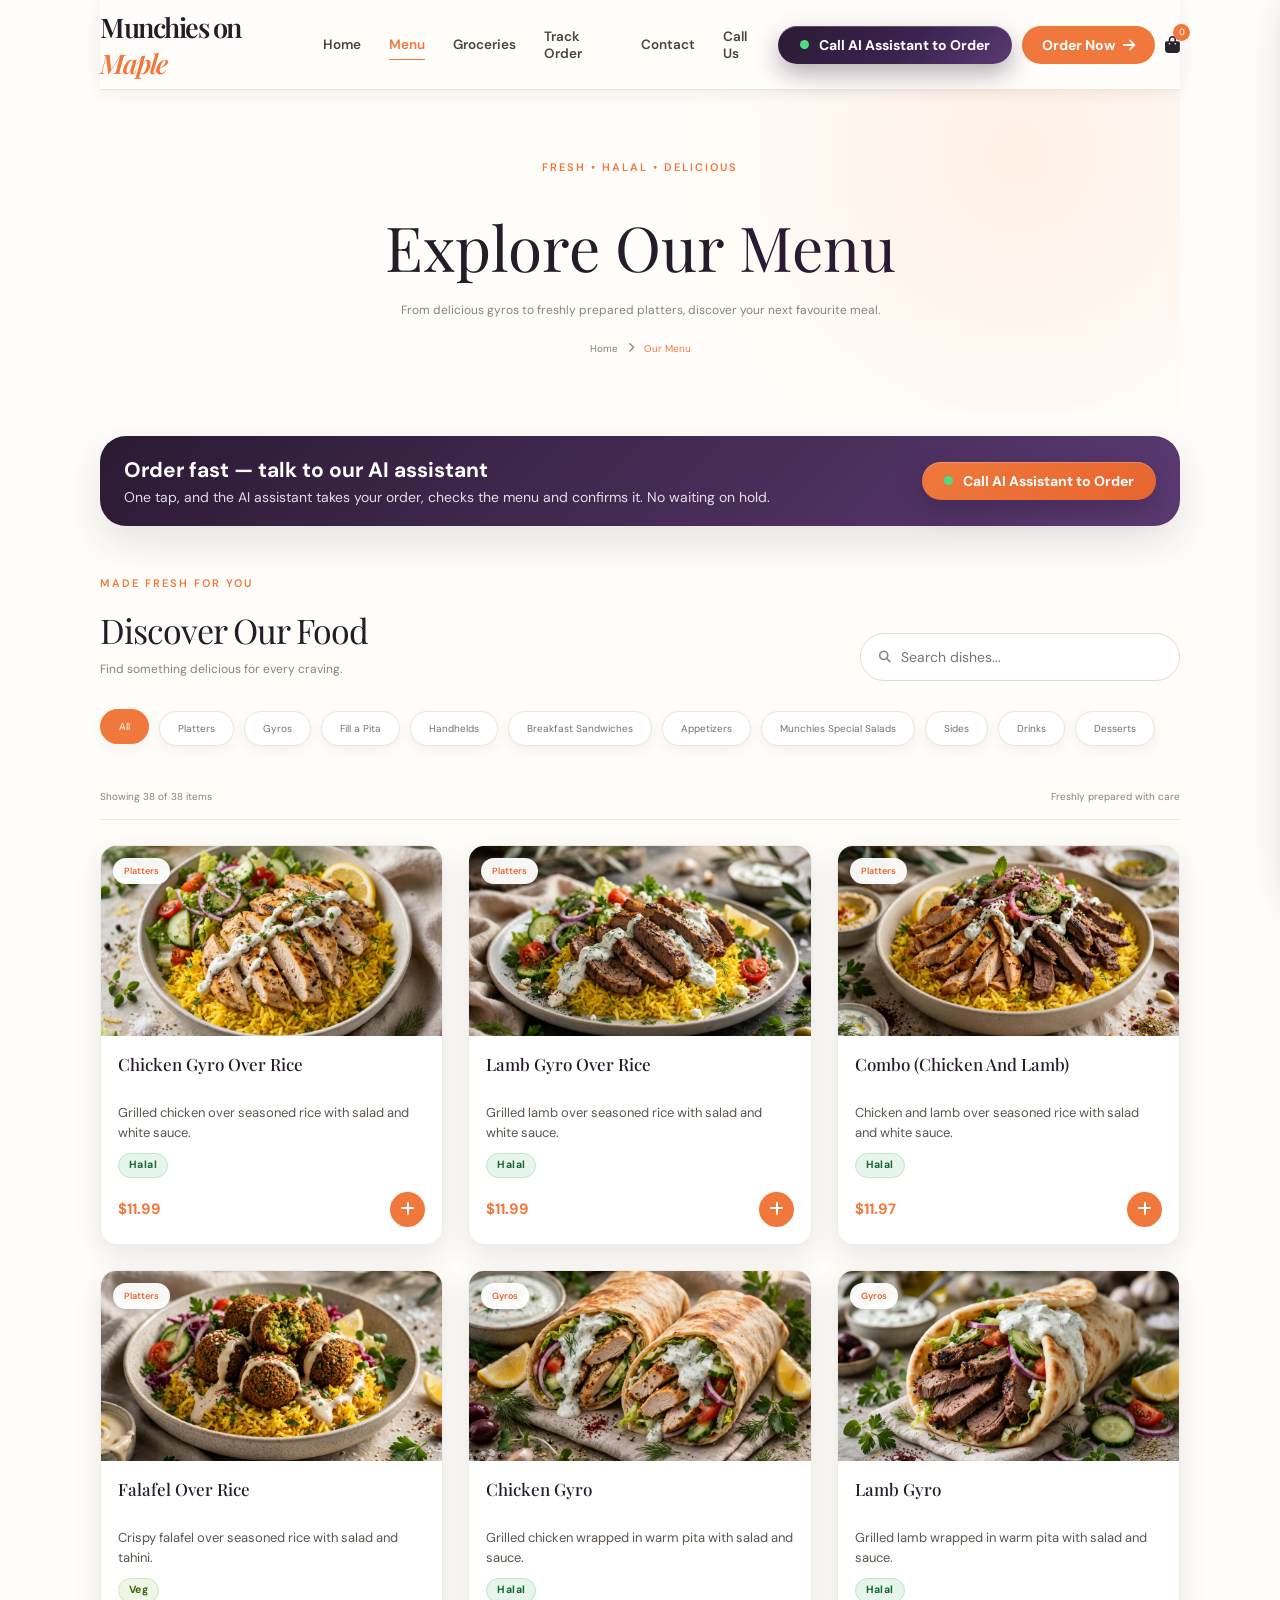
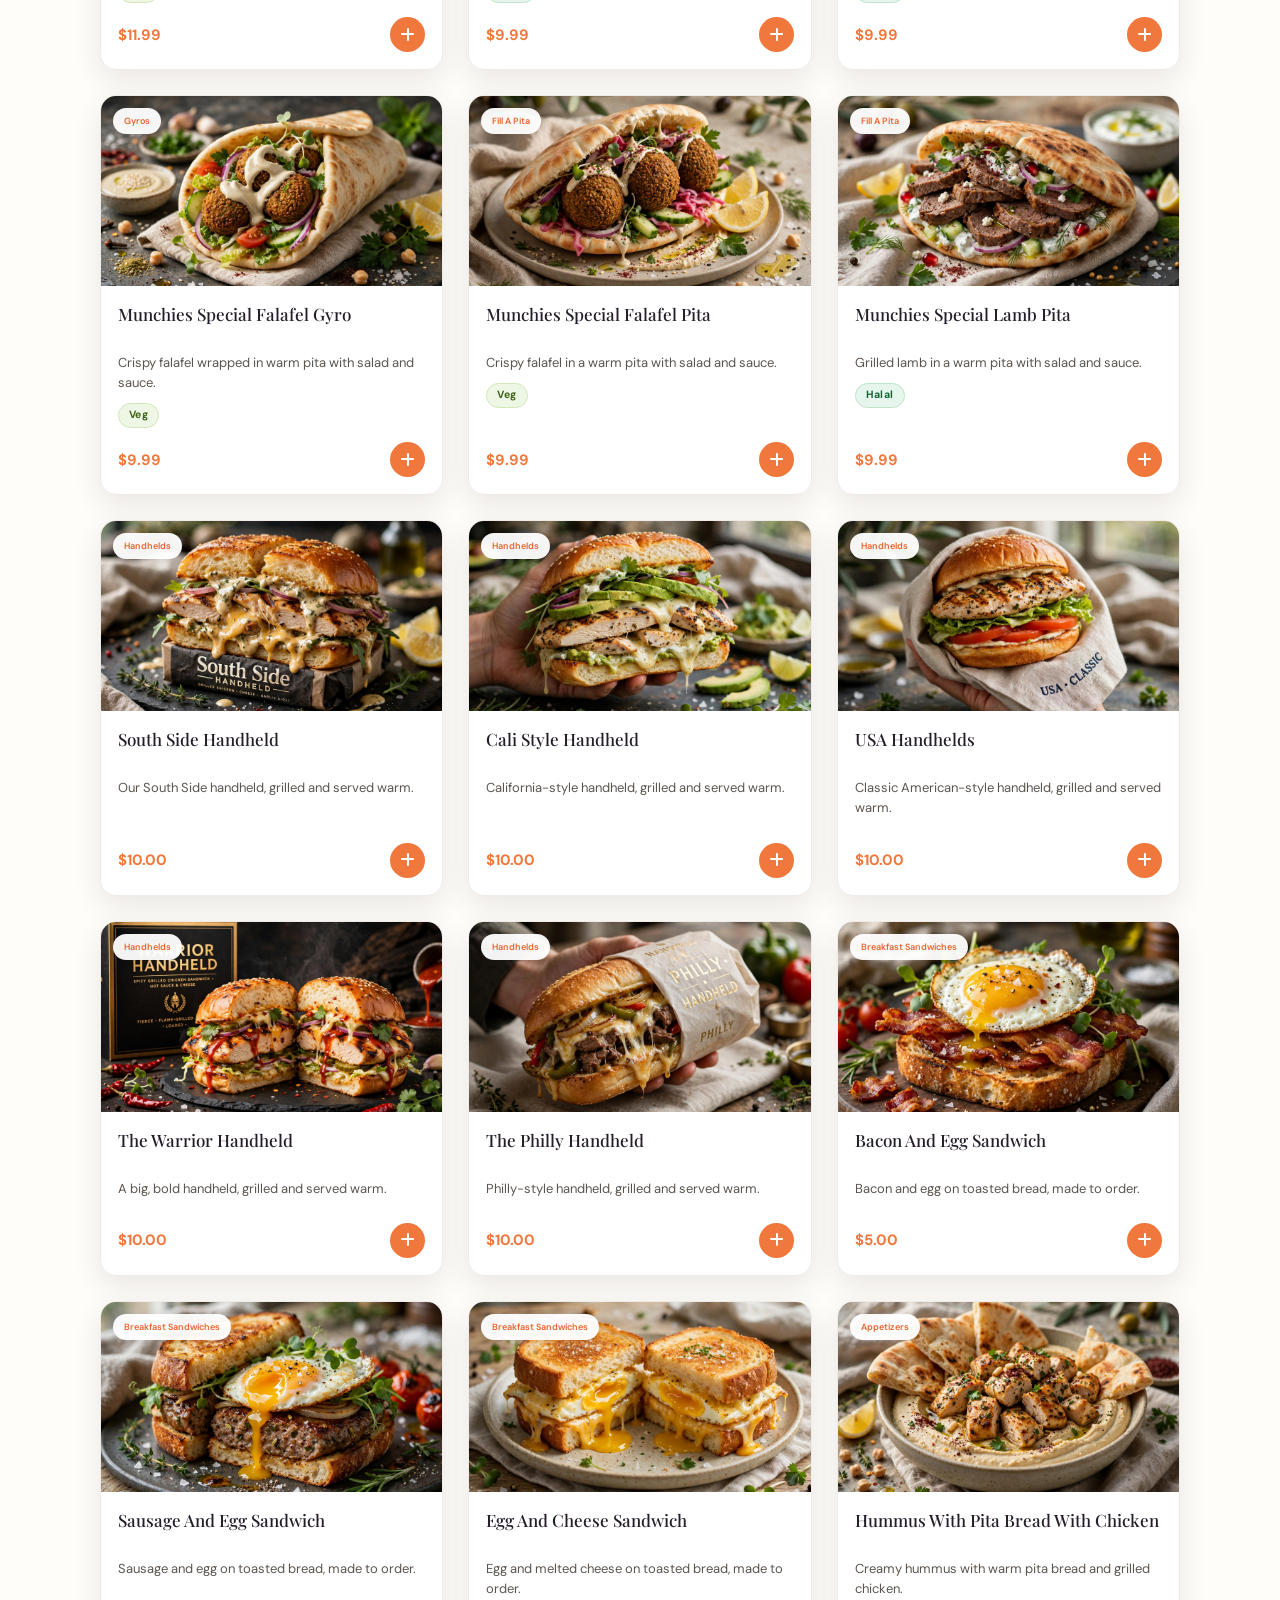
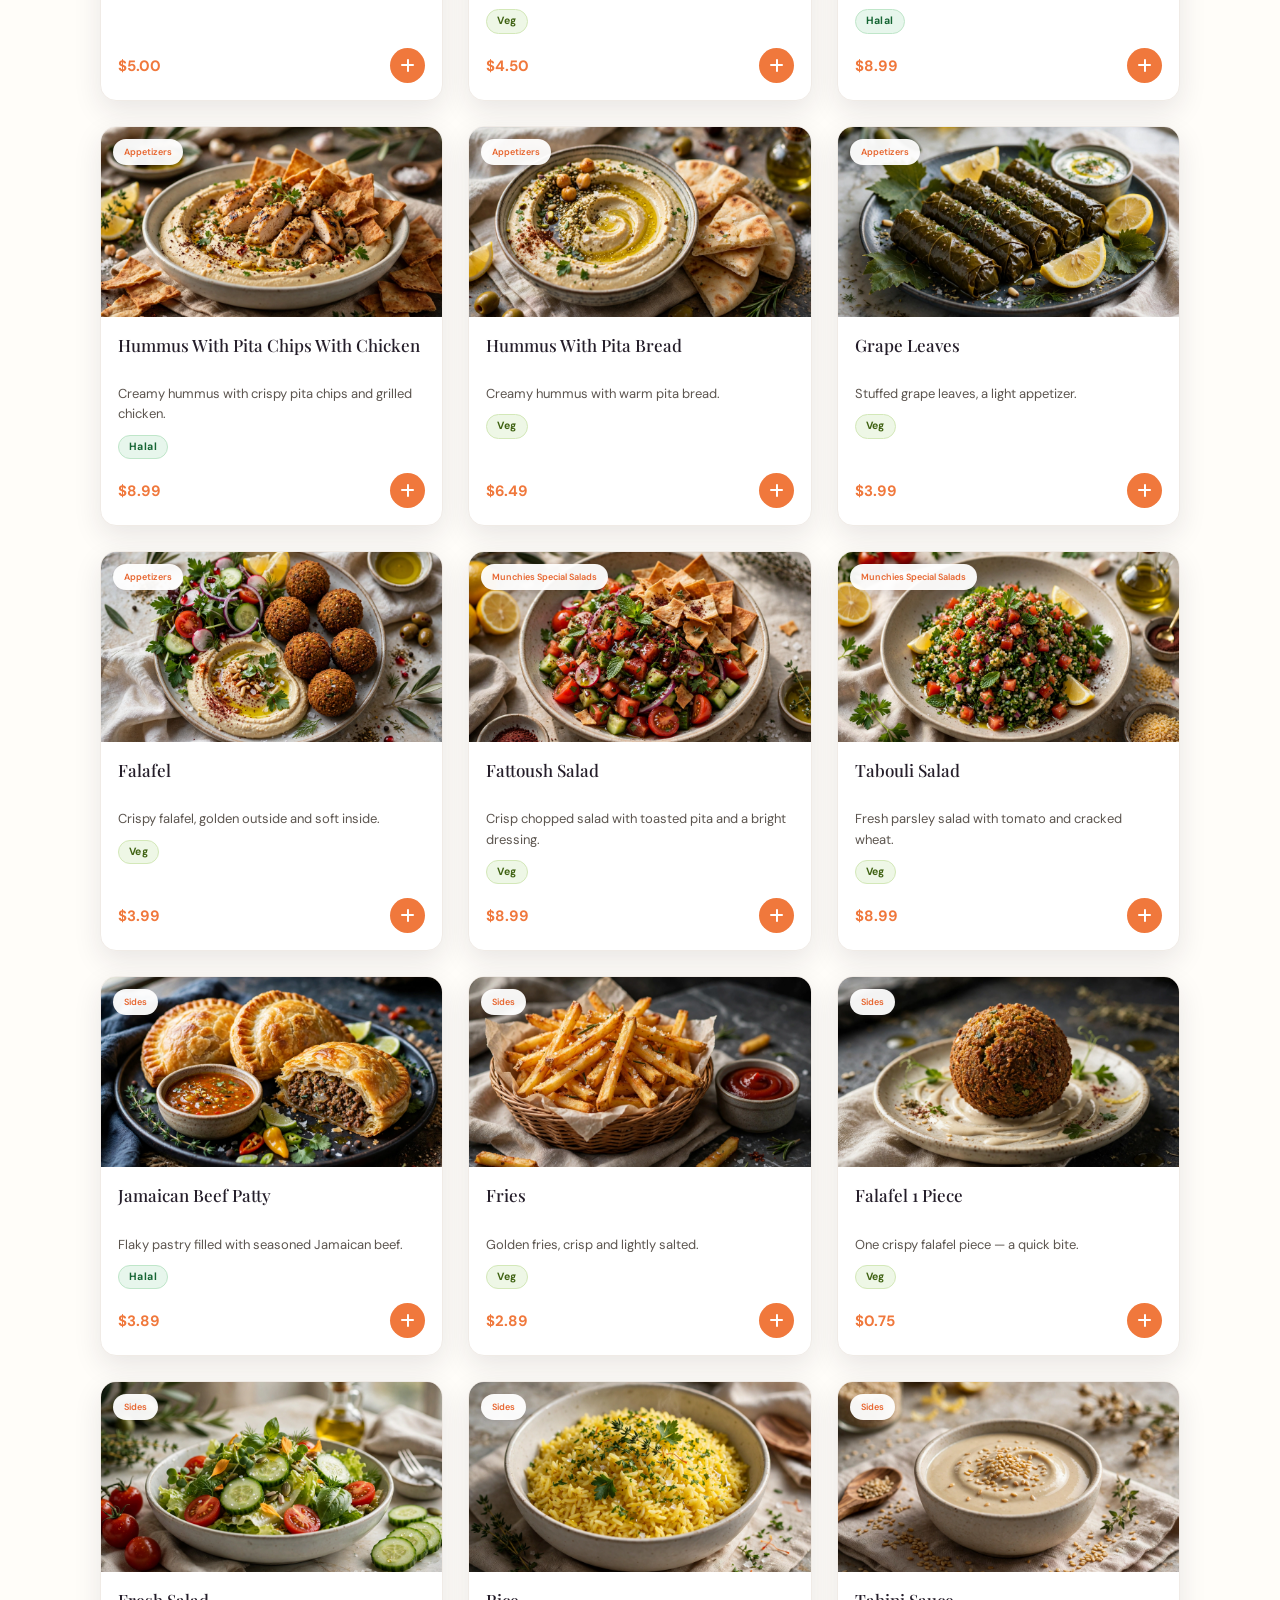
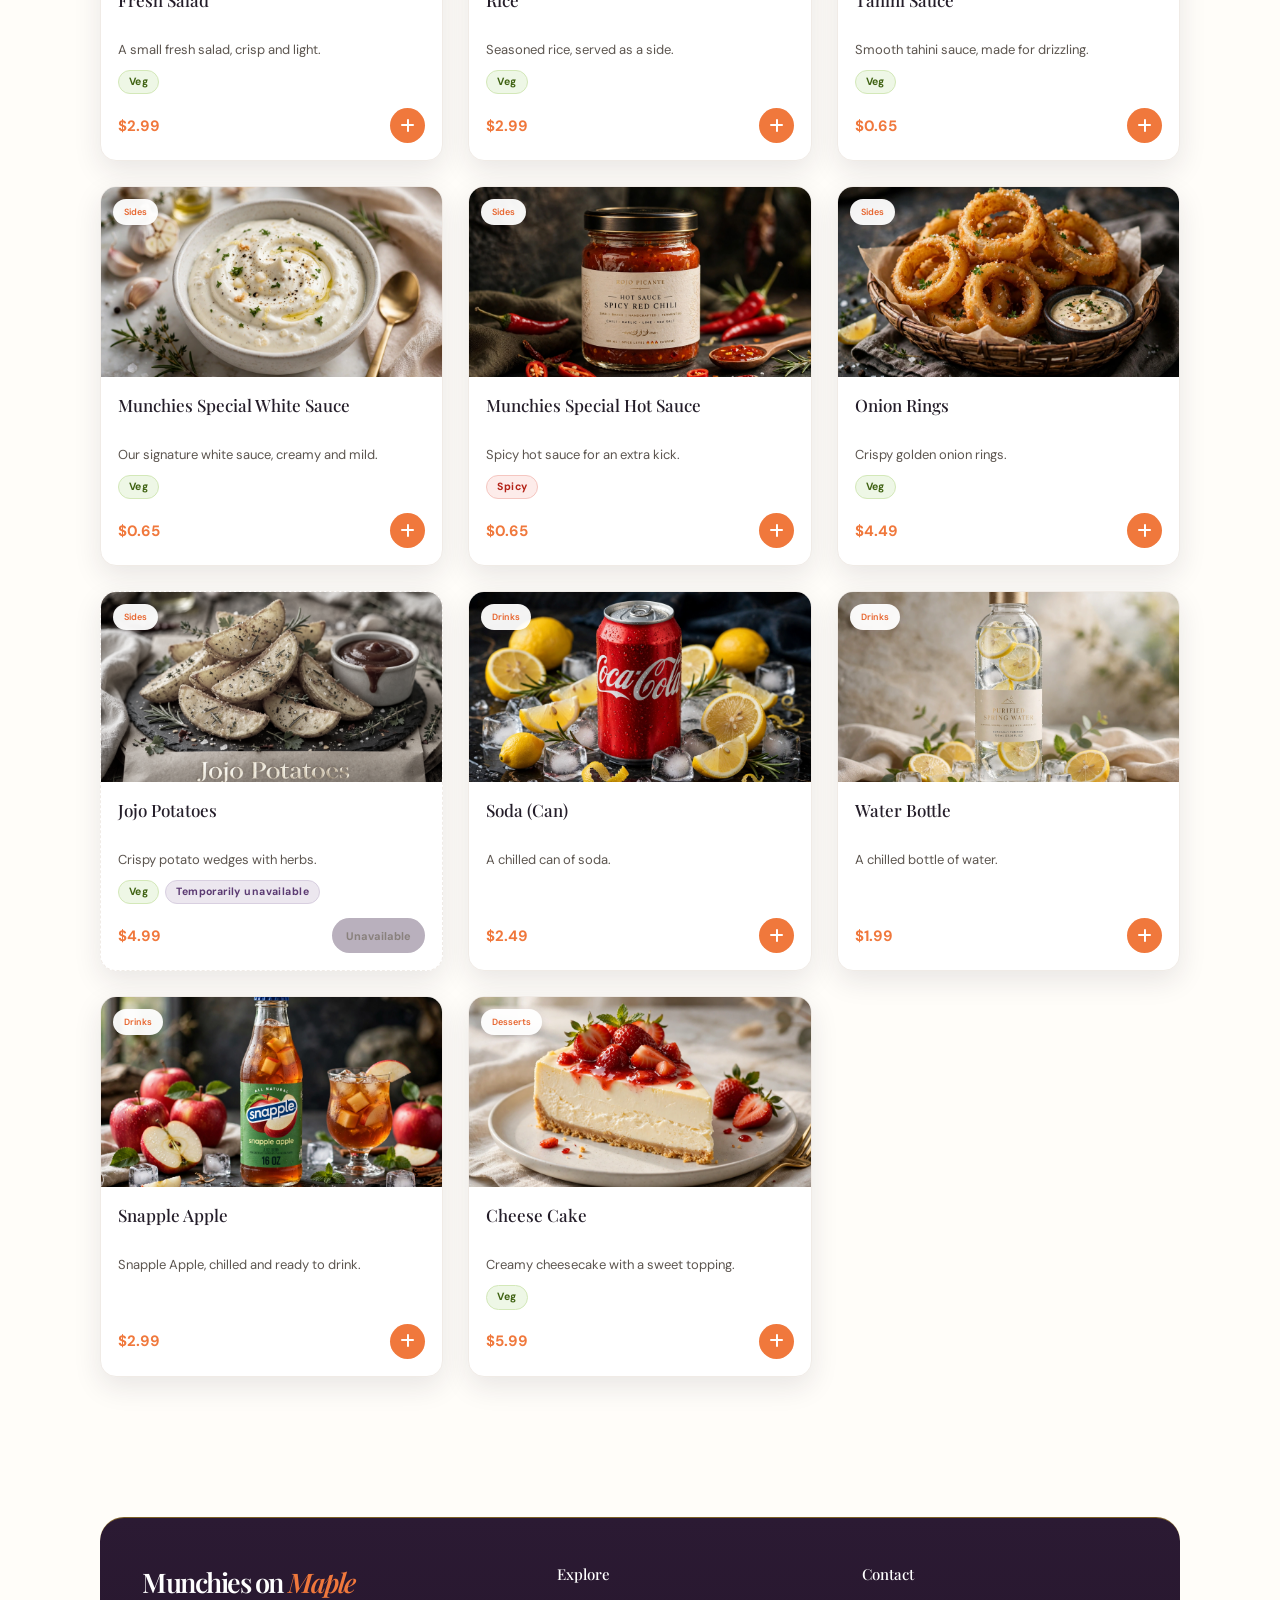
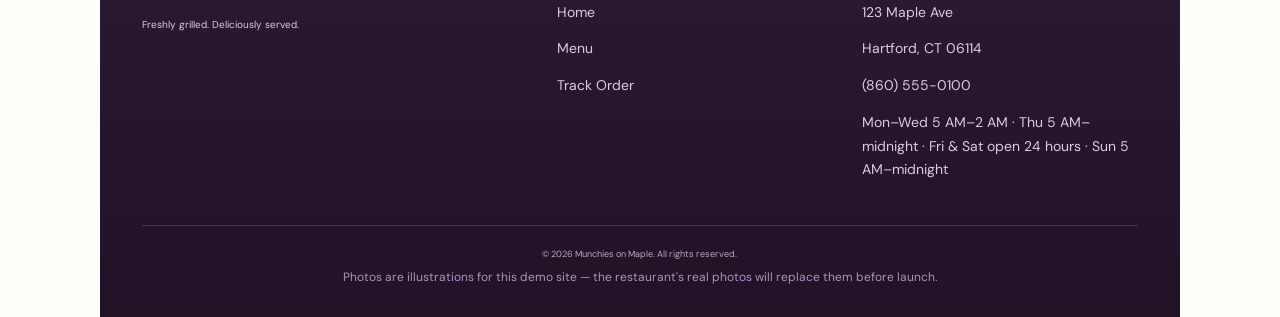
<file: menu.html>
<!DOCTYPE html>
<html lang="en">
<head>
    <meta charset="UTF-8">
    <meta name="viewport" content="width=device-width, initial-scale=1.0">
    <title>Menu | Munchies on Maple</title>

    <link rel="preconnect" href="https://fonts.googleapis.com">
    <link rel="preconnect" href="https://fonts.gstatic.com" crossorigin>
    <link href="https://fonts.googleapis.com/css2?family=DM+Sans:wght@400;500;600;700&family=Playfair+Display:wght@400;500;600;700&display=swap" rel="stylesheet">

    <link rel="stylesheet" href="style.css">
    <link rel="stylesheet" href="menu.css">
    <link rel="stylesheet" href="order.css?v=1">
    <link rel="stylesheet" href="https://cdnjs.cloudflare.com/ajax/libs/font-awesome/6.7.2/css/all.min.css">
<link rel="stylesheet" href="premium.css?v=8">
</head>
<body>

<div class="page-shell">

    <header class="navbar container">
        <a href="index.html" class="logo">Munchies on<span> Maple</span></a>

        <nav class="nav-links" id="navLinks">
            <a href="index.html">Home</a>
            <a href="menu.html" class="active">Menu</a>
            <a href="groceries.html">Groceries</a>
            <a href="track-order.html">Track Order</a>
            <a href="index.html#contact">Contact</a>
            <a href="call.html">Call Us</a>
        </nav>

        <div class="nav-actions">
            <button type="button" class="ai-call-btn" onclick="callRestaurant()"><span class="live-dot" aria-hidden="true"></span>Call AI Assistant to Order</button>

            <a href="menu.html" class="nav-order-btn">
                Order Now
                <i class="fa-solid fa-arrow-right"></i>
            </a>

            <button class="menu-cart-btn" id="cartButton">
                <i class="fa-solid fa-bag-shopping"></i>
                <span id="cartCount">0</span>
            </button>

            <button class="menu-toggle" id="menuToggle" aria-label="Toggle menu">
                <i class="fa-solid fa-bars"></i>
            </button>
        </div>
    </header>

    <main>

        <!-- MENU HERO -->
        <section class="menu-hero container">
            <div class="menu-hero-content reveal">
                <span class="eyebrow">FRESH • HALAL • DELICIOUS</span>
                <h1>Explore Our <span>Menu</span></h1>
                <p>
                    From delicious gyros to freshly prepared platters,
                    discover your next favourite meal.
                </p>
                <div class="menu-breadcrumb">
                    <a href="index.html">Home</a>
                    <i class="fa-solid fa-chevron-right"></i>
                    <span>Our Menu</span>
                </div>
            </div>
        </section>

        <!-- MENU SECTION -->
        
<!-- ORDER FAST — AI CALL STRIP -->
<section class="ai-strip" aria-label="Order by phone with the AI assistant">
  <div>
    <h2>Order fast — talk to our AI assistant</h2>
    <p>One tap, and the AI assistant takes your order, checks the menu and confirms it. No waiting on hold.</p>
  </div>
  <button type="button" class="ai-call-btn" onclick="callRestaurant()"><span class="live-dot" aria-hidden="true"></span>Call AI Assistant to Order</button>
</section>

        <section class="menu-section container">

            <div class="menu-heading">
                <div>
                    <span class="eyebrow">MADE FRESH FOR YOU</span>
                    <h2 class="section-title">Discover Our Food</h2>
                    <p>Find something delicious for every craving.</p>
                </div>

                <div class="menu-search">
                    <i class="fa-solid fa-magnifying-glass"></i>
                    <input
                        type="search"
                        id="menuSearch"
                        placeholder="Search dishes..."
                    >
                    <button id="clearSearch" aria-label="Clear search">&times;</button>
                </div>
            </div>

            <!-- CATEGORY FILTERS -->
            <div class="category-filters" id="categoryFilters"></div>

            <!-- RESULT COUNT -->
            <div class="menu-result-info">
                <span id="resultCount">Showing 38 items</span>
                <span>Freshly prepared with care</span>
            </div>

            <!-- FOOD CARDS -->
            <div class="menu-grid" id="menuGrid"></div>

            <div class="no-results" id="noResults">
                <i class="fa-solid fa-utensils"></i>
                <h3>No dishes found</h3>
                <p>Try searching for something else.</p>
            </div>

        </section>

        <!-- CART PANEL -->
        <div class="cart-overlay" id="cartOverlay"></div>

        <aside class="cart-panel" id="cartPanel">
            <div class="cart-header">
                <div>
                    <span class="eyebrow">YOUR SELECTION</span>
                    <h2>Your Cart</h2>
                </div>
                <button id="closeCart" aria-label="Close cart">
                    <i class="fa-solid fa-xmark"></i>
                </button>
            </div>

            <div class="cart-items" id="cartItems">
                <p class="empty-cart">Your cart is empty.</p>
            </div>

            <div class="cart-footer">
                <div class="cart-total">
                    <span>Total</span>
                    <strong id="cartTotal">$0.00</strong>
                </div>

                <button class="primary-btn checkout-btn" id="checkoutButton">
                    Continue to Order
                    <i class="fa-solid fa-arrow-right"></i>
                </button>
            </div>
        </aside>

    </main>

    <footer class="footer container" id="contact">
        <div class="footer-brand">
            <a href="index.html" class="logo">Munchies on<span> Maple</span></a>
            <p>Freshly grilled. Deliciously served.</p>
        </div>

        <div class="footer-column">
            <h4>Explore</h4>
            <a href="index.html">Home</a>
            <a href="menu.html">Menu</a>
            <a href="track-order.html">Track Order</a>
        </div>

        <div class="footer-column">
            <h4>Contact</h4>
            <p>123 Maple Ave</p>
            <p>Hartford, CT 06114</p>
            <p><a href="tel:+18605550100">(860) 555-0100</a></p>
            <p>Mon–Wed 5 AM–2 AM · Thu 5 AM–midnight · Fri &amp; Sat open 24 hours · Sun 5 AM–midnight</p>
        </div>

        <div class="copyright">
            © 2026 Munchies on Maple. All rights reserved.
            <p class="photo-credit">Photos are illustrations for this demo site — the restaurant's real photos will replace them before launch.</p>
        </div>
    </footer>

</div>

<script src="cart.js?v=1"></script>
<script src="menu.js?v=10"></script>
<script src="assets/retell-call.js?v=2"></script>
<script src="premium.js" defer></script>
</body>
</html>
</file>
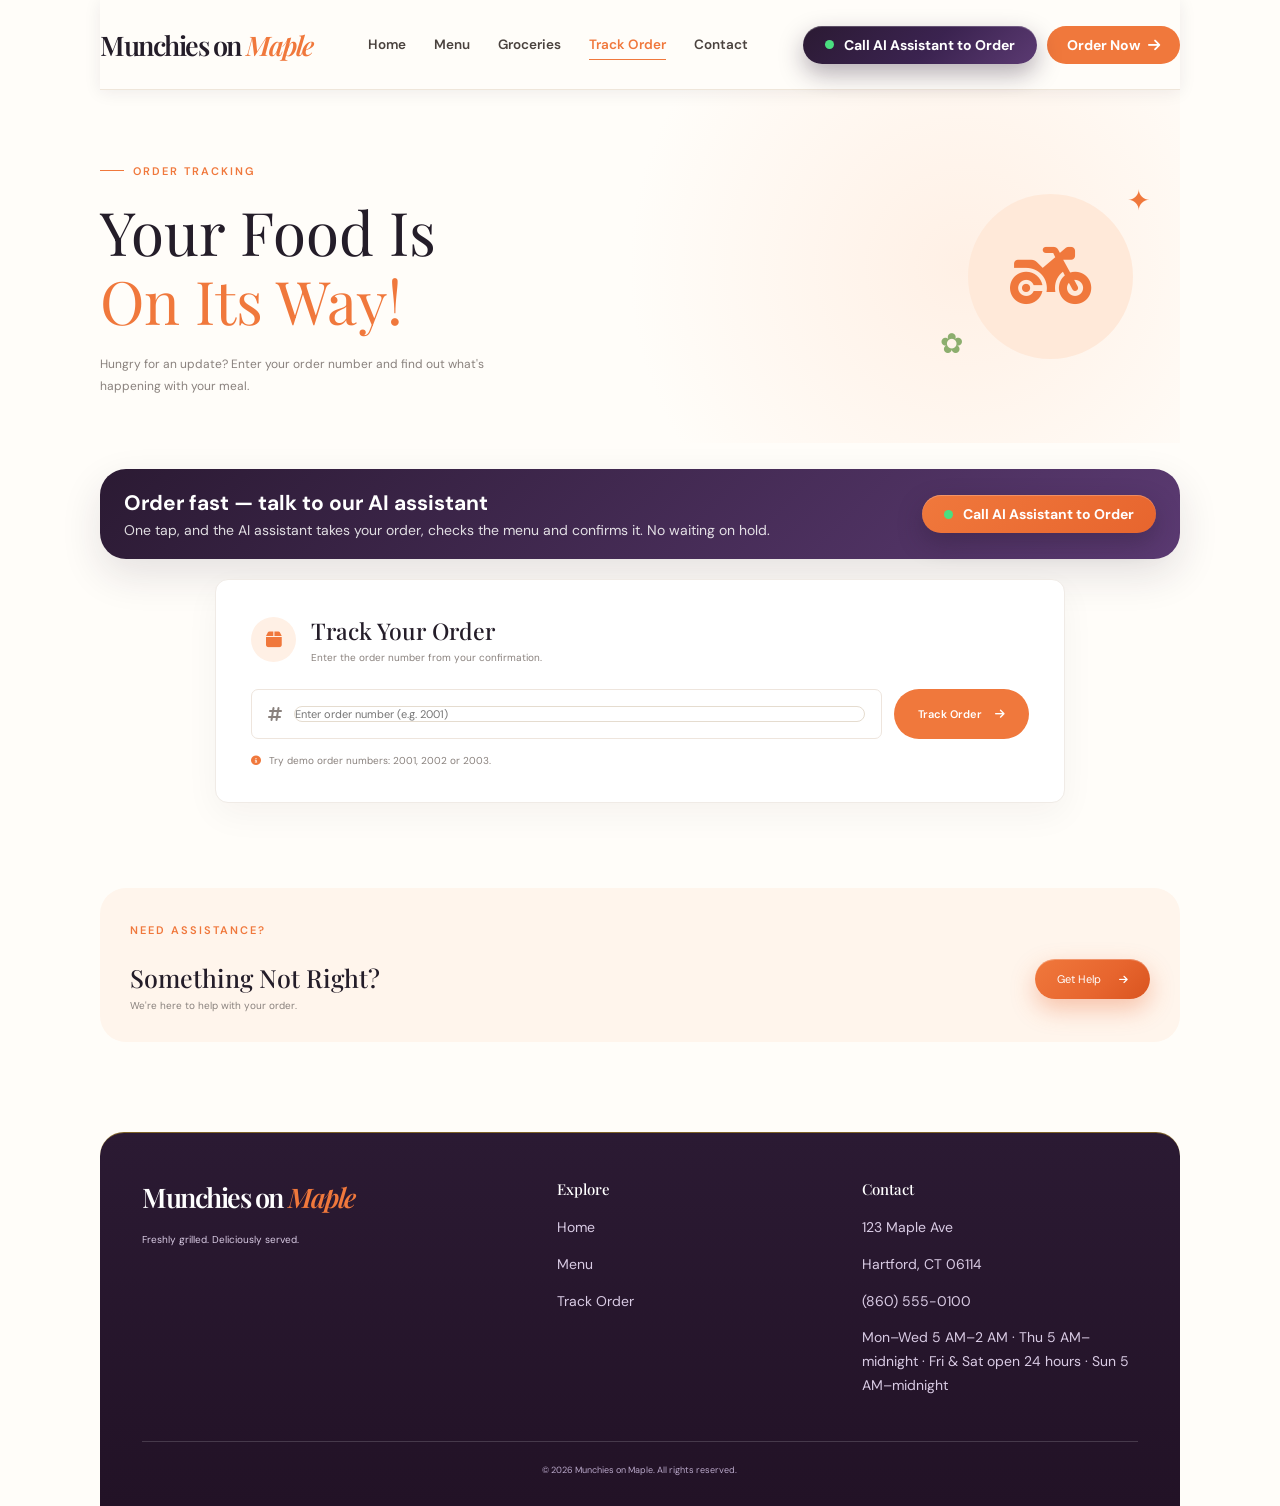
<file: track-order.html>
<!DOCTYPE html>
<html lang="en">
<head>
    <meta charset="UTF-8">
    <meta name="viewport" content="width=device-width, initial-scale=1.0">

    <title>Track Your Order | Munchies on Maple</title>

    <link rel="preconnect" href="https://fonts.googleapis.com">
    <link rel="preconnect" href="https://fonts.gstatic.com" crossorigin>

    <link href="https://fonts.googleapis.com/css2?family=DM+Sans:wght@400;500;600;700&family=Playfair+Display:wght@400;500;600;700&display=swap" rel="stylesheet">

    <link rel="stylesheet" href="style.css">
    <link rel="stylesheet" href="track-order.css">
    <link rel="stylesheet" href="https://cdnjs.cloudflare.com/ajax/libs/font-awesome/6.7.2/css/all.min.css">
<link rel="stylesheet" href="premium.css?v=8">
</head>

<body>

<div class="page-shell">

    <!-- NAVBAR -->
    <header class="navbar container">

        <a href="index.html" class="logo">
            Munchies on<span> Maple</span>
        </a>

        <nav class="nav-links" id="navLinks">
            <a href="index.html">Home</a>
            <a href="menu.html">Menu</a>
            <a href="groceries.html">Groceries</a>
            <a href="track-order.html" class="active">Track Order</a>
            <a href="index.html#contact">Contact</a>
        </nav>

        <div class="nav-actions">
            <button type="button" class="ai-call-btn" onclick="callRestaurant()"><span class="live-dot" aria-hidden="true"></span>Call AI Assistant to Order</button>

            <a href="menu.html" class="nav-order-btn">
                Order Now
                <i class="fa-solid fa-arrow-right"></i>
            </a>

            <button class="menu-toggle" id="menuToggle" aria-label="Toggle menu">
                <i class="fa-solid fa-bars"></i>
            </button>
        </div>

    </header>


    <main>

        <!-- TRACK HERO -->
        <section class="tracking-hero container">

            <div class="tracking-hero-content">
                <span class="eyebrow">
                    <span class="eyebrow-line"></span>
                    ORDER TRACKING
                </span>

                <h1>
                    Your Food Is
                    <br>
                    <span>On Its Way!</span>
                </h1>

                <p>
                    Hungry for an update? Enter your order number
                    and find out what's happening with your meal.
                </p>

            </div>

            <div class="tracking-hero-icon">
                <div class="tracking-icon-circle">
                    <i class="fa-solid fa-motorcycle"></i>
                </div>
                <span class="tracking-star star-one">✦</span>
                <span class="tracking-star star-two">✿</span>
            </div>

        </section>


        <!-- TRACKING FORM -->
        
<!-- ORDER FAST — AI CALL STRIP -->
<section class="ai-strip" aria-label="Order by phone with the AI assistant">
  <div>
    <h2>Order fast — talk to our AI assistant</h2>
    <p>One tap, and the AI assistant takes your order, checks the menu and confirms it. No waiting on hold.</p>
  </div>
  <button type="button" class="ai-call-btn" onclick="callRestaurant()"><span class="live-dot" aria-hidden="true"></span>Call AI Assistant to Order</button>
</section>

        <section class="tracking-section container">

            <div class="tracking-search-card">

                <div class="tracking-card-heading">
                    <span class="tracking-small-icon">
                        <i class="fa-solid fa-box"></i>
                    </span>

                    <div>
                        <h2>Track Your Order</h2>
                        <p>Enter the order number from your confirmation.</p>
                    </div>
                </div>


                <form id="trackingForm" class="tracking-form">

                    <div class="tracking-input-wrap">
                        <i class="fa-solid fa-hashtag"></i>

                        <input
                            type="text"
                            id="orderNumber"
                            placeholder="Enter order number (e.g. 2001)"
                            required
                            autocomplete="off"
                        >
                    </div>

                    <button type="submit" class="tracking-btn">
                        Track Order
                        <i class="fa-solid fa-arrow-right"></i>
                    </button>

                </form>

                <p class="tracking-hint">
                    <i class="fa-solid fa-circle-info"></i>
                    Try demo order numbers: 2001, 2002 or 2003.
                </p>

            </div>


            <!-- ERROR MESSAGE -->
            <div class="tracking-error" id="trackingError">
                <i class="fa-solid fa-circle-exclamation"></i>
                <div>
                    <strong>Order not found</strong>
                    <p>Please check your order number and try again.</p>
                </div>
            </div>


            <!-- RESULT -->
            <div class="tracking-result" id="trackingResult">

                <div class="result-header">

                    <div>
                        <span class="eyebrow">ORDER DETAILS</span>
                        <h2>Order <span id="displayOrderId"></span></h2>
                    </div>

                    <span class="status-badge" id="statusBadge">
                        Preparing
                    </span>

                </div>


                <div class="result-details">

                    <div class="detail-box">
                        <span>Customer</span>
                        <strong id="displayCustomer"></strong>
                    </div>

                    <div class="detail-box">
                        <span>Ordered Item</span>
                        <strong id="displayItem"></strong>
                    </div>

                    <div class="detail-box">
                        <span>Estimated Time</span>
                        <strong id="displayEta"></strong>
                    </div>

                </div>


                <!-- ORDER TIMELINE -->
                <div class="order-timeline-section">

                    <h3>Order Progress</h3>

                    <div class="order-timeline" id="orderTimeline">

                        <div class="timeline-step">
                            <div class="timeline-icon">
                                <i class="fa-solid fa-receipt"></i>
                            </div>
                            <div class="timeline-text">
                                <strong>Order Received</strong>
                                <span>We've received your order.</span>
                            </div>
                        </div>

                        <div class="timeline-step">
                            <div class="timeline-icon">
                                <i class="fa-solid fa-fire-burner"></i>
                            </div>
                            <div class="timeline-text">
                                <strong>Preparing</strong>
                                <span>Your food is being prepared.</span>
                            </div>
                        </div>

                        <div class="timeline-step">
                            <div class="timeline-icon">
                                <i class="fa-solid fa-motorcycle"></i>
                            </div>
                            <div class="timeline-text">
                                <strong>Out for Delivery</strong>
                                <span>Your order is on its way.</span>
                            </div>
                        </div>

                        <div class="timeline-step">
                            <div class="timeline-icon">
                                <i class="fa-solid fa-house"></i>
                            </div>
                            <div class="timeline-text">
                                <strong>Delivered</strong>
                                <span>Enjoy your delicious meal!</span>
                            </div>
                        </div>

                    </div>

                </div>


                <div class="tracking-footer-message" id="trackingFooterMessage">
                    Thank you for choosing Munchies on Maple!
                </div>

                <p class="demo-notice" id="demoNotice"></p>

            </div>

        </section>


        <!-- HELP SECTION -->
        <section class="tracking-help container">

            <div>
                <span class="eyebrow">NEED ASSISTANCE?</span>
                <h2>Something Not Right?</h2>
                <p>We're here to help with your order.</p>
            </div>

            <a href="help.html" class="primary-btn">
                Get Help
                <i class="fa-solid fa-arrow-right"></i>
            </a>

        </section>

    </main>


    <!-- FOOTER -->
    <footer class="footer container" id="contact">

        <div class="footer-brand">
            <a href="index.html" class="logo">Munchies on<span> Maple</span></a>
            <p>Freshly grilled. Deliciously served.</p>
        </div>

        <div class="footer-column">
            <h4>Explore</h4>
            <a href="index.html">Home</a>
            <a href="menu.html">Menu</a>
            <a href="track-order.html">Track Order</a>
        </div>

        <div class="footer-column">
            <h4>Contact</h4>
            <p>123 Maple Ave</p>
            <p>Hartford, CT 06114</p>
            <p><a href="tel:+18605550100">(860) 555-0100</a></p>
            <p>Mon–Wed 5 AM–2 AM · Thu 5 AM–midnight · Fri &amp; Sat open 24 hours · Sun 5 AM–midnight</p>
        </div>

        <div class="copyright">
            © 2026 Munchies on Maple. All rights reserved.
        </div>

    </footer>

</div>

<script src="track-order.js"></script>

<script src="assets/retell-call.js?v=2"></script>
<script src="premium.js" defer></script>
</body>
</html>
</file>
<file: style.css>
/* ==========================================
   1. ROOT & RESET
========================================== */

:root {
    --orange: #f0783c;
    --orange-dark: #e7652e;
    --cream: #fffdf9;
    --dark: #29232d;
    --text: #89817d;
    --plum: #302333;
    --white: #ffffff;

    --heading: 'Playfair Display', serif;
    --body: 'DM Sans', sans-serif;
}

* {
    margin: 0;
    padding: 0;
    box-sizing: border-box;
}

html {
    scroll-behavior: smooth;
}

body {
    background: var(--orange);
    color: var(--dark);
    font-family: var(--body);
    overflow-x: hidden;
}

button,
input {
    font: inherit;
}

button,
a {
    -webkit-tap-highlight-color: transparent;
}

a {
    text-decoration: none;
    color: inherit;
}

button {
    border: 0;
    cursor: pointer;
}

img {
    width: 100%;
    display: block;
    object-fit: cover;
}

.page-shell {
    width: min(1440px, 100%);
    min-height: 100vh;
    margin: auto;
    background: var(--cream);
    overflow: hidden;
}

.container {
    width: min(1080px, 86%);
    margin-inline: auto;
}

.section {
    padding-block: 100px;
}


/* ==========================================
   2. NAVBAR
========================================== */

.navbar {
    height: 90px;
    display: flex;
    align-items: center;
    justify-content: space-between;
    position: relative;
    z-index: 100;
}

.logo {
    font-family: var(--heading);
    font-size: 27px;
    font-weight: 600;
    letter-spacing: -1.5px;
}

.logo span {
    color: var(--orange);
}

.nav-links {
    display: flex;
    align-items: center;
    gap: 40px;
}

.nav-links a {
    font-size: 12px;
    color: #746d69;
    transition: color .3s ease;
    position: relative;
}

.nav-links a::after {
    content: "";
    position: absolute;
    width: 0;
    height: 1.5px;
    bottom: -7px;
    left: 0;
    background: var(--orange);
    transition: width .3s ease;
}

.nav-links a:hover,
.nav-links a.active {
    color: var(--orange);
}

.nav-links a:hover::after,
.nav-links a.active::after {
    width: 100%;
}

.nav-actions {
    display: flex;
    gap: 18px;
    align-items: center;
}

.icon-btn {
    position: relative;
    background: transparent;
    color: var(--dark);
    font-size: 14px;
    transition: color .3s, transform .3s;
}

.icon-btn:hover {
    color: var(--orange);
    transform: translateY(-2px);
}

.cart-count {
    position: absolute;
    top: -9px;
    right: -10px;
    background: var(--orange);
    color: white;
    width: 15px;
    height: 15px;
    font-size: 9px;
    border-radius: 50%;
    display: grid;
    place-items: center;
}

.menu-toggle {
    display: none;
    background: transparent;
    font-size: 20px;
    color: var(--dark);
}


/* ==========================================
   3. HERO
========================================== */

.hero {
    min-height: 570px;
    display: grid;
    grid-template-columns: 0.92fr 1.08fr;
    align-items: center;
    position: relative;
    padding-top: 25px;
    padding-bottom: 75px;
}

.hero-content {
    position: relative;
    z-index: 2;
    padding-bottom: 30px;
}

.eyebrow {
    display: inline-flex;
    align-items: center;
    gap: 9px;
    color: var(--orange);
    font-size: 11px;
    font-weight: 600;
    letter-spacing: 1.3px;
    margin-bottom: 19px;
}

.eyebrow-line {
    width: 24px;
    height: 1px;
    background: var(--orange);
}

.hero h1 {
    font-family: var(--heading);
    font-size: clamp(42px, 5.4vw, 69px);
    line-height: 1.13;
    font-weight: 400;
    letter-spacing: -2px;
}

.title-icon {
    font-size: .75em;
}

.hero-content > p,
.about-content > p,
.special-content > p {
    color: var(--text);
    font-size: 12px;
    line-height: 2;
    max-width: 370px;
    margin-top: 22px;
}

.primary-btn {
    margin-top: 27px;
    display: inline-flex;
    align-items: center;
    gap: 18px;
    background: var(--orange);
    color: var(--white);
    padding: 13px 22px;
    border-radius: 30px;
    font-size: 11px;
    transition: all .35s ease;
    box-shadow: 0 6px 16px rgba(240, 120, 60, .13);
}

.primary-btn i {
    font-size: 10px;
    transition: transform .3s;
}

.primary-btn:hover {
    background: var(--orange-dark);
    transform: translateY(-4px);
    box-shadow: 0 12px 24px rgba(240, 120, 60, .25);
}

.primary-btn:hover i {
    transform: translateX(5px);
}

.hero-stamp {
    position: absolute;
    left: 290px;
    bottom: 0;
    width: 75px;
    height: 75px;
    border: 1px solid #e7d9cf;
    border-radius: 50%;
    display: flex;
    flex-direction: column;
    justify-content: center;
    align-items: center;
    transform: rotate(-12deg);
}

.hero-stamp span {
    font-family: var(--heading);
    font-size: 17px;
    color: var(--plum);
}

.hero-stamp small {
    text-align: center;
    font-size: 8px;
    color: var(--text);
}

.hero-visual {
    min-height: 430px;
    display: grid;
    place-items: center;
    position: relative;
}

.hero-glow {
    position: absolute;
    width: 420px;
    height: 350px;
    background: radial-gradient(
        ellipse,
        rgba(255, 207, 165, .45),
        rgba(255, 253, 249, 0) 70%
    );
    border-radius: 50%;
}

.hero-image {
    position: relative;
    width: 112%;
    max-width: 570px;
    height: 390px;
    border-radius: 45% 45% 25% 25%;
    object-fit: cover;
    filter: drop-shadow(0 18px 25px rgba(60, 35, 20, .12));
    z-index: 1;
}

.decor {
    position: absolute;
    color: var(--orange);
    z-index: 2;
    animation: twinkle 3s infinite ease-in-out;
}

.decor-one {
    top: 60px;
    left: 8%;
    font-size: 25px;
}

.decor-two {
    top: 35%;
    right: 0;
    font-size: 29px;
    color: #8cae6e;
}

.decor-three {
    bottom: 45px;
    left: 15%;
    font-size: 19px;
}

.hero-caption {
    position: absolute;
    bottom: 30px;
    right: 5px;
    font-size: 10px;
    color: var(--orange);
    display: flex;
    gap: 10px;
    align-items: center;
}

.hero-bottom-text {
    position: absolute;
    bottom: 12px;
    left: 0;
    right: 0;
    display: flex;
    justify-content: space-between;
    font-size: 8px;
    letter-spacing: 1.5px;
    color: #a69b94;
}


/* ==========================================
   4. ABOUT SECTION
========================================== */

.about {
    display: grid;
    grid-template-columns: 1fr 1fr;
    gap: 90px;
    align-items: center;
}

.about-visual {
    min-height: 360px;
    display: grid;
    place-items: center;
    position: relative;
}

.about-glow {
    position: absolute;
    width: 100%;
    height: 80%;
    background: radial-gradient(
        ellipse,
        #ffe5d1,
        transparent 70%
    );
}

.about-image {
    position: relative;
    width: 95%;
    height: 310px;
    border-radius: 45% 45% 20% 20%;
    z-index: 1;
    box-shadow: 0 20px 45px rgba(60, 35, 20, .08);
}

.leaf-decoration {
    position: absolute;
    right: 8%;
    top: 20px;
    color: #87a96c;
    font-size: 36px;
}

.section-title {
    font-family: var(--heading);
    font-size: clamp(30px, 3.5vw, 43px);
    font-weight: 400;
    line-height: 1.25;
    letter-spacing: -1px;
}

.section-title span {
    font-size: 26px;
}

.about-content > p + p {
    margin-top: 12px;
}

.text-link {
    display: inline-flex;
    align-items: center;
    gap: 12px;
    margin-top: 23px;
    font-size: 11px;
    font-weight: 600;
    color: var(--dark);
    transition: color .3s;
}

.text-link span {
    width: 27px;
    height: 27px;
    display: grid;
    place-items: center;
    background: var(--orange);
    color: white;
    border-radius: 50%;
    transition: transform .3s;
}

.text-link:hover {
    color: var(--orange);
}

.text-link:hover span {
    transform: translateX(5px);
}


/* ==========================================
   5. POPULAR DISHES
========================================== */

.popular {
    padding-top: 75px;
    padding-bottom: 110px;
}

.section-heading {
    text-align: center;
    margin-bottom: 45px;
}

.section-heading .eyebrow {
    display: flex;
    justify-content: center;
}

.section-heading > p {
    margin-top: 12px;
    color: var(--text);
    font-size: 11px;
}

.dish-grid {
    display: grid;
    grid-template-columns: repeat(3, 1fr);
    gap: 28px;
}

.dish-card {
    padding: 17px 16px 18px;
    background: white;
    border: 1px solid #f2eee9;
    border-radius: 8px;
    box-shadow: 0 8px 25px rgba(53, 39, 29, .035);
    transition: transform .4s ease, box-shadow .4s ease;
}

.dish-card:hover {
    transform: translateY(-12px);
    box-shadow: 0 18px 40px rgba(53, 39, 29, .1);
}

.dish-image-wrap {
    height: 170px;
    overflow: hidden;
    border-radius: 6px;
    background: #fff4eb;
}

.dish-image-wrap img {
    height: 100%;
    transition: transform .6s cubic-bezier(.2, .7, .2, 1);
}

.dish-card:hover .dish-image-wrap img {
    transform: scale(1.1);
}

.dish-info {
    padding: 18px 3px 0;
}

.dish-info h3 {
    font-family: var(--heading);
    font-size: 17px;
    font-weight: 500;
}

.dish-info > p {
    font-size: 10px;
    color: var(--text);
    margin-top: 8px;
}

.dish-bottom {
    display: flex;
    align-items: center;
    justify-content: space-between;
    margin-top: 17px;
}

.price {
    color: var(--orange);
    font-size: 12px;
    font-weight: 700;
}

.add-btn {
    width: 29px;
    height: 29px;
    display: grid;
    place-items: center;
    background: var(--orange);
    color: white;
    border-radius: 50%;
    font-size: 11px;
    transition: transform .3s, background .3s;
}

.add-btn:hover {
    transform: rotate(90deg) scale(1.12);
    background: var(--orange-dark);
}


/* ==========================================
   6. SPECIAL DISH
========================================== */

.special {
    display: grid;
    grid-template-columns: 1fr 1.1fr;
    gap: 55px;
    align-items: center;
    padding-top: 50px;
    padding-bottom: 100px;
}

.special-content {
    padding-left: 35px;
    z-index: 2;
}

.special-visual {
    min-height: 350px;
    position: relative;
    display: grid;
    place-items: center;
}

.special-glow {
    position: absolute;
    width: 90%;
    height: 90%;
    background: radial-gradient(
        ellipse,
        #ffe0c6,
        transparent 70%
    );
}

.special-image {
    width: 100%;
    max-width: 480px;
    height: 330px;
    border-radius: 50%;
    position: relative;
    z-index: 1;
}

.special-leaf {
    position: absolute;
    right: 0;
    top: 30px;
    font-size: 38px;
    color: #86a86d;
    z-index: 2;
}


/* ==========================================
   7. NEWSLETTER
========================================== */

.newsletter {
    position: relative;
    min-height: 220px;
    margin-top: 20px;
    margin-bottom: 90px;
    background: var(--plum);
    border-radius: 14px;
    overflow: hidden;
    display: grid;
    grid-template-columns: 36% 64%;
    align-items: center;
    color: white;
}

.newsletter-image {
    height: 220px;
    overflow: hidden;
    position: relative;
}

.newsletter-image img {
    height: 100%;
    border-radius: 0 50% 50% 0;
    object-fit: cover;
}

.newsletter-content {
    padding: 30px 35px;
    position: relative;
    z-index: 2;
}

.newsletter-label {
    font-size: 9px;
    letter-spacing: 1.5px;
    color: #f6a77c;
    text-transform: uppercase;
}

.newsletter-content h2 {
    font-family: var(--heading);
    font-weight: 400;
    font-size: 29px;
    line-height: 1.25;
    margin-top: 9px;
}

.newsletter-form {
    display: flex;
    max-width: 400px;
    height: 42px;
    background: white;
    border-radius: 30px;
    padding: 4px;
    margin-top: 20px;
}

.newsletter-form input {
    flex: 1;
    width: 0;
    min-width: 0;
    border: 0;
    outline: 0;
    padding-left: 15px;
    font-size: 10px;
    border-radius: 30px;
    color: var(--dark);
}

.newsletter-form button {
    background: var(--orange);
    color: white;
    border-radius: 25px;
    padding: 0 16px;
    font-size: 9px;
    white-space: nowrap;
    transition: background .3s;
}

.newsletter-form button:hover {
    background: var(--orange-dark);
}

.newsletter-form button i {
    margin-left: 6px;
}

.form-message {
    color: #f6a77c;
    font-size: 10px;
    margin-top: 8px;
    min-height: 12px;
}

.newsletter-decoration {
    position: absolute;
    top: 15px;
    right: 22px;
    font-size: 20px;
    color: #e9a17b;
}


/* ==========================================
   8. FOOTER
========================================== */

.footer {
    display: grid;
    grid-template-columns: 1.5fr 1fr 1fr 1fr;
    gap: 45px;
    padding-bottom: 25px;
}

.footer-brand > p {
    max-width: 220px;
    color: var(--text);
    font-size: 10px;
    line-height: 1.9;
    margin-top: 15px;
}

.social-links {
    display: flex;
    gap: 15px;
    margin-top: 18px;
}

.social-links a {
    color: var(--orange);
    font-size: 13px;
    transition: transform .3s;
}

.social-links a:hover {
    transform: translateY(-4px);
}

.footer-column {
    display: flex;
    flex-direction: column;
    gap: 13px;
}

.footer-column h4 {
    font-family: var(--heading);
    font-size: 15px;
    font-weight: 500;
    margin-bottom: 4px;
}

.footer-column a,
.footer-column p {
    color: var(--text);
    font-size: 10px;
    transition: color .3s;
}

.footer-column a:hover {
    color: var(--orange);
}

.copyright {
    grid-column: 1 / -1;
    border-top: 1px solid #eee8e2;
    text-align: center;
    padding-top: 20px;
    margin-top: 15px;
    color: #a49b94;
    font-size: 9px;
}


/* ==========================================
   9. ANIMATIONS
========================================== */

.reveal {
    opacity: 0;
    transform: translateY(35px);
    transition:
        opacity .85s ease,
        transform .85s cubic-bezier(.2, .7, .2, 1);
}

.reveal.visible {
    opacity: 1;
    transform: translateY(0);
}

.floating {
    animation: floating 5s ease-in-out infinite;
}

.floating-slow {
    animation: floating 7s ease-in-out infinite;
}

@keyframes floating {
    0%, 100% {
        transform: translateY(0) rotate(0);
    }
    50% {
        transform: translateY(-15px) rotate(1deg);
    }
}

@keyframes twinkle {
    0%, 100% {
        transform: scale(1);
        opacity: .65;
    }
    50% {
        transform: scale(1.25);
        opacity: 1;
    }
}


/* ==========================================
   10. RESPONSIVE DESIGN
========================================== */

@media (max-width: 900px) {

    .container {
        width: 90%;
    }

    .hero {
        min-height: 500px;
        grid-template-columns: 1fr 1fr;
    }

    .hero-stamp {
        display: none;
    }

    .about {
        gap: 35px;
    }

    .dish-grid {
        gap: 15px;
    }

    .special {
        gap: 20px;
    }

    .special-content {
        padding-left: 0;
    }

    .footer {
        gap: 25px;
    }
}


@media (max-width: 650px) {

    .section {
        padding-block: 65px;
    }

    .navbar {
        height: 75px;
    }

    .menu-toggle {
        display: block;
    }

    .nav-links {
        position: absolute;
        top: 65px;
        left: 0;
        right: 0;
        background: white;
        padding: 20px;
        border-radius: 10px;
        box-shadow: 0 12px 30px rgba(0,0,0,.08);
        display: flex;
        flex-direction: column;
        gap: 22px;
        opacity: 0;
        visibility: hidden;
        transform: translateY(-10px);
        transition: .3s ease;
    }

    .nav-links.open {
        opacity: 1;
        visibility: visible;
        transform: translateY(0);
    }

    .nav-actions {
        gap: 16px;
    }

    .hero {
        display: flex;
        flex-direction: column;
        align-items: flex-start;
        padding-top: 45px;
        padding-bottom: 65px;
    }

    .hero h1 {
        font-size: clamp(42px, 12vw, 58px);
    }

    .hero-content > p {
        max-width: 320px;
    }

    .hero-visual {
        width: 100%;
        min-height: 300px;
        margin-top: 15px;
    }

    .hero-image {
        width: 100%;
        height: 280px;
    }

    .hero-bottom-text {
        font-size: 7px;
    }

    .about,
    .special {
        grid-template-columns: 1fr;
        gap: 25px;
    }

    .about-visual {
        min-height: 280px;
        order: 1;
    }

    .about-content {
        order: 2;
    }

    .about-image {
        height: 270px;
    }

    .section-title {
        font-size: 35px;
    }

    .popular {
        padding-top: 55px;
    }

    .dish-grid {
        grid-template-columns: 1fr;
        gap: 20px;
        max-width: 370px;
        margin: auto;
    }

    .dish-image-wrap {
        height: 220px;
    }

    .special-content {
        order: 1;
    }

    .special-visual {
        order: 2;
        min-height: 270px;
    }

    .special-image {
        height: 270px;
    }

    .newsletter {
        grid-template-columns: 1fr;
        margin-bottom: 65px;
    }

    .newsletter-image {
        height: 170px;
    }

    .newsletter-image img {
        border-radius: 0;
    }

    .newsletter-content {
        padding: 25px;
    }

    .newsletter-content h2 {
        font-size: 27px;
    }

    .footer {
        grid-template-columns: 1fr 1fr;
        gap: 35px 20px;
    }

    .footer-brand {
        grid-column: 1 / -1;
    }
}

@media (prefers-reduced-motion: reduce) {
    *,
    *::before,
    *::after {
        scroll-behavior: auto !important;
        animation-duration: .01ms !important;
        transition-duration: .01ms !important;
    }
}


/* ==========================================
   HERO ENTRANCE ANIMATIONS
========================================== */

/* LEFT CONTENT: RISE FROM BOTTOM */

.hero-enter-text {
    opacity: 0;
    animation: textRise 1.1s cubic-bezier(.16, 1, .3, 1)
               .25s forwards;
}

@keyframes textRise {

    0% {
        opacity: 0;
        transform: translateY(110px);
    }

    70% {
        opacity: 1;
    }

    100% {
        opacity: 1;
        transform: translateY(0);
    }
}


/* RIGHT IMAGE: FALL FROM TOP-RIGHT */

.hero-enter-image {
    opacity: 0;
    transform-origin: center center;

    animation: imageFall 1.5s
               cubic-bezier(.16, 1, .3, 1)
               .1s forwards;
}

@keyframes imageFall {

    0% {
        opacity: 0;
        transform: translate(180px, -200px)
                   rotate(22deg)
                   scale(.65);
    }

    60% {
        opacity: 1;
        transform: translate(-12px, 12px)
                   rotate(-4deg)
                   scale(1.04);
    }

    80% {
        transform: translate(5px, -5px)
                   rotate(2deg)
                   scale(.99);
    }

    100% {
        opacity: 1;
        transform: translate(0, 0)
                   rotate(0)
                   scale(1);
    }
}


/* FOOD IMAGE: FLOAT AFTER LANDING */

.hero-image {
    animation: foodFloat 5s ease-in-out 1.8s infinite;
}

@keyframes foodFloat {

    0%, 100% {
        transform: translateY(0);
    }

    50% {
        transform: translateY(-12px);
    }
}


/* DECORATIVE ELEMENTS */

.hero-enter-image .decor-one {
    animation: decorPop .6s ease 1s both;
}

.hero-enter-image .decor-two {
    animation: decorPop .6s ease 1.3s both;
}

.hero-enter-image .decor-three {
    animation: decorPop .6s ease 1.5s both;
}

@keyframes decorPop {

    0% {
        opacity: 0;
        scale: 0;
    }

    80% {
        opacity: 1;
        scale: 1.2;
    }

    100% {
        opacity: 1;
        scale: 1;
    }
}


/* ACCESSIBILITY */

@media (prefers-reduced-motion: reduce) {

    .hero-enter-text,
    .hero-enter-image,
    .hero-image,
    .hero-enter-image .decor {
        animation: none !important;
        opacity: 1 !important;
        transform: none !important;
    }

}


/* UPDATED DB MUNCHIES NAVBAR */

.nav-order-btn {
    display: inline-flex;
    align-items: center;
    gap: 12px;
    padding: 12px 22px;
    background: var(--orange);
    color: white;
    border-radius: 30px;
    font-size: 11px;
    font-weight: 600;
    transition: all .3s ease;
}

.nav-order-btn:hover {
    background: var(--orange-dark);
    transform: translateY(-3px);
    box-shadow: 0 7px 18px rgba(240,120,60,.25);
}

.nav-order-btn i {
    transition: transform .3s ease;
}

.nav-order-btn:hover i {
    transform: translateX(4px);
}

@media (max-width: 650px) {
    .nav-order-btn {
        padding: 10px 15px;
        font-size: 10px;
    }
}


/* =====================================
   RESTAURANT OFFERS
===================================== */

.offer-main {
    position: relative;
    min-height: 390px;
    display: grid;
    grid-template-columns: 1fr 1fr;
    align-items: center;
    overflow: hidden;
    padding: 35px 45px;
    background: #fff0e5;
    border-radius: 15px;
}

.offer-content {
    position: relative;
    z-index: 2;
}

.offer-content h2 {
    font-family: var(--heading);
    font-size: clamp(35px, 4vw, 52px);
    font-weight: 500;
    line-height: 1.2;
}

.offer-content h2 span {
    color: var(--orange);
}

.offer-content p {
    max-width: 350px;
    color: var(--text);
    font-size: 12px;
    line-height: 1.9;
    margin-top: 15px;
}

.offer-image {
    height: 300px;
    position: relative;
    z-index: 1;
    animation: imageFall 1.5s cubic-bezier(.16,1,.3,1) both;
}

.offer-image img {
    height: 100%;
    border-radius: 50%;
    object-fit: cover;
    box-shadow: 0 15px 35px rgba(0,0,0,.1);
}

.offer-decoration {
    position: absolute;
    right: 10px;
    top: -30px;
    font-family: var(--heading);
    font-size: 180px;
    font-weight: 700;
    color: rgba(240,120,60,.08);
}

.offer-grid {
    display: grid;
    grid-template-columns: repeat(3, 1fr);
    gap: 25px;
}

.offer-card {
    background: white;
    border: 1px solid #f0ebe6;
    border-radius: 12px;
    overflow: hidden;
    transition: .35s ease;
}

.offer-card:hover {
    transform: translateY(-8px);
    box-shadow: 0 15px 35px rgba(0,0,0,.08);
}

.offer-card > img {
    height: 190px;
    transition: transform .5s ease;
}

.offer-card:hover > img {
    transform: scale(1.06);
}

.offer-card-content {
    padding: 22px;
}

.offer-card-content h3 {
    font-family: var(--heading);
    font-size: 22px;
    font-weight: 500;
    margin-bottom: 9px;
}

.offer-card-content p {
    font-size: 11px;
    line-height: 1.8;
    color: var(--text);
    margin-bottom: 15px;
}

.offer-card-content .eyebrow {
    font-size: 9px;
}

.offer-contact {
    margin-top: 80px;
    margin-bottom: 80px;
    padding: 35px;
    background: #fff5ec;
    border-radius: 12px;
    display: flex;
    justify-content: space-between;
    align-items: center;
    gap: 20px;
}

.offer-contact h2 {
    font-family: var(--heading);
    font-size: 28px;
    font-weight: 500;
    margin-bottom: 10px;
}

.offer-contact p {
    color: var(--text);
    font-size: 11px;
    line-height: 1.8;
}

@media(max-width: 700px) {

    .offer-main {
        grid-template-columns: 1fr;
        padding: 30px 25px;
    }

    .offer-image {
        height: 230px;
        margin-top: 25px;
    }

    .offer-grid {
        grid-template-columns: 1fr;
    }

    .offer-contact {
        align-items: flex-start;
        flex-direction: column;
    }

}

/* =====================================
   REVIEW BANNER - SAFE BOOK OPENING
===================================== */

.review-banner {
    display: block !important;
    position: relative;
    width: min(1050px, 86%);
    max-width: 1050px;
    min-height: 0;
    margin: 70px auto;
    padding: 35px 40px !important;

    /* Always keep the banner visible */
    opacity: 1;
    transform: none;
    clip-path: none;
}

/* Remove newsletter image */
.review-banner .newsletter-image {
    display: none !important;
}

/* Content */
.review-banner .newsletter-content {
    display: block !important;
    width: 100% !important;
    max-width: none !important;
}

/* Reviews grid */
.review-banner .reviews-grid {
    display: grid !important;
    grid-template-columns: repeat(3, minmax(0, 1fr));
    gap: 18px;
    width: 100%;
    margin-top: 20px;
}

/* Cards remain visible by default */
.review-banner .review-card {
    min-width: 0;
    padding: 18px;
    border-radius: 14px;
    background: rgba(255, 255, 255, 0.08);
    opacity: 1;
    transform: none;
}

.review-banner .review-stars {
    color: var(--orange);
    font-size: 19px;
    margin-bottom: 10px;
}

.review-banner .review-card p {
    font-size: 14px;
    line-height: 1.65;
    margin-bottom: 12px;
}

.review-banner .review-card h4 {
    font-size: 13px;
}

/* Centre opening animation */
@keyframes bookOpenCenter {
    0% {
        clip-path: inset(0 48% 0 48% round 14px);
        transform: perspective(1200px) scaleX(0.75);
    }

    65% {
        clip-path: inset(0 0 0 0 round 14px);
        transform: perspective(1200px) scaleX(1.02);
    }

    100% {
        clip-path: inset(0 0 0 0 round 14px);
        transform: perspective(1200px) scaleX(1);
    }
}

/* Animate only after observer triggers */
.review-banner.is-visible {
    animation: bookOpenCenter 1.4s
        cubic-bezier(0.22, 1, 0.36, 1) both;
}

/* Cards reveal after banner opens */
@keyframes reviewCardReveal {
    from {
        opacity: 0;
        transform: translateY(20px);
    }

    to {
        opacity: 1;
        transform: translateY(0);
    }
}

.review-banner.is-visible .review-card {
    animation: reviewCardReveal 0.8s ease both;
}

.review-banner.is-visible .review-card:nth-child(1) {
    animation-delay: 0.65s;
}

.review-banner.is-visible .review-card:nth-child(2) {
    animation-delay: 0.85s;
}

.review-banner.is-visible .review-card:nth-child(3) {
    animation-delay: 1.05s;
}

/* Mobile */
@media (max-width: 768px) {
    .review-banner {
        width: 90%;
        padding: 28px 20px !important;
        margin: 45px auto;
    }

    .review-banner .reviews-grid {
        grid-template-columns: 1fr;
    }
}

/* Accessibility */
@media (prefers-reduced-motion: reduce) {
    .review-banner.is-visible,
    .review-banner.is-visible .review-card {
        animation: none !important;
    }
}
/* FOOTER IMPROVEMENTS */

.footer {
    padding-top: 35px;
    row-gap: 35px;
}

.footer-brand > p {
    max-width: 260px;
    line-height: 2;
}

.footer-column a,
.footer-column p {
    line-height: 1.6;
}

.footer-column a:hover {
    color: var(--orange);
    transform: translateX(3px);
}

.footer-column a {
    transition: color .3s ease, transform .3s ease;
}
</file>
<file: premium.css>
/* ============================================================
   MUNCHIES ON MAPLE — PREMIUM REDESIGN LAYER
   Local redesign only. Loaded AFTER the original style.css
   (and page CSS) on every page, so it refines — never replaces —
   the original design. Original prices, menu data, demo orders,
   and the existing AI-call script are all untouched.
   Design tokens: deep plum + gold, on the site's existing
   orange / cream / plum palette.
   ============================================================ */

:root {
  --plum-deep: #2b1a33;
  --plum: #3b2350;
  --plum-soft: #5b3a72;
  --gold: #c9a227;
  --gold-light: #e3c766;
  --gold-pale: #faf3d9;
  --ink: #241d29;
  --ink-soft: #5c554f;
  --line: #efe6da;
  --card: #ffffff;
  --shadow-sm: 0 6px 18px rgba(43, 26, 51, .07);
  --shadow-md: 0 16px 40px rgba(43, 26, 51, .12);
  --radius: 18px;
  --radius-lg: 26px;
}

/* ---------- Base: type scale, rhythm, contrast ---------- */
body { color: var(--ink); }
p { color: var(--ink-soft); }
h1, h2, h3, h4 { color: var(--ink); text-wrap: balance; }

.section-heading,
.menu-heading,
.call-section-heading,
.help-form-heading {
  text-align: center;
}
.section-heading > p,
.menu-heading p { max-width: 560px; margin-inline: auto; }

/* Creative section divider: thin gold rule with a centre dot */
.section-divider {
  width: min(1080px, 86%);
  margin: 8px auto 0;
  display: flex; align-items: center; gap: 12px;
  color: var(--gold);
}
.section-divider::before,
.section-divider::after {
  content: ""; flex: 1; height: 1px;
  background: linear-gradient(90deg, transparent, var(--gold-light), transparent);
}
.section-divider span { font-size: 13px; letter-spacing: .35em; }

/* ---------- Navbar: aligned, AI button in every navbar ---------- */
.navbar { gap: 16px; }
.nav-links { gap: 28px; }
.nav-links a { font-size: 13px; font-weight: 600; color: #5c554f; }
.nav-actions { display: flex; align-items: center; gap: 10px; flex-shrink: 0; }
.nav-order-btn {
  display: inline-flex; align-items: center; gap: 8px;
  padding: 12px 20px; border-radius: 999px;
  font-size: 14px; font-weight: 700; line-height: 1; white-space: nowrap;
}

/* ---------- Call AI Assistant to Order button (one style, everywhere) ---------- */
.ai-call-btn {
  position: relative;
  display: inline-flex; align-items: center; justify-content: center; gap: 10px;
  padding: 12px 22px; border: 0; border-radius: 999px;
  font-size: 14px; font-weight: 700; line-height: 1; white-space: nowrap;
  color: #fff; cursor: pointer; text-decoration: none;
  background: linear-gradient(135deg, var(--plum-deep) 0%, var(--plum) 55%, var(--plum-soft) 100%);
  box-shadow: 0 10px 24px rgba(43, 26, 51, .35), inset 0 1px 0 rgba(255,255,255,.22);
  overflow: hidden;
  transition: transform .25s ease, box-shadow .25s ease;
}
.ai-call-btn:hover, .ai-call-btn:focus-visible {
  transform: translateY(-2px);
  box-shadow: 0 16px 32px rgba(43, 26, 51, .42), inset 0 1px 0 rgba(255,255,255,.22);
}
.ai-call-btn:active { transform: translateY(0); }
.ai-call-btn:focus-visible { outline: 3px solid var(--gold-light); outline-offset: 3px; }
/* Button shine on hover */
.ai-call-btn::after {
  content: ""; position: absolute; top: 0; left: -80%;
  width: 50%; height: 100%;
  background: linear-gradient(105deg, transparent, rgba(255,255,255,.35), transparent);
  transform: skewX(-20deg); transition: left .6s ease;
}
.ai-call-btn:hover::after { left: 130%; }
/* Pulsing live dot */
.live-dot {
  width: 9px; height: 9px; border-radius: 50%; flex-shrink: 0;
  background: #4ade80; box-shadow: 0 0 0 0 rgba(74, 222, 128, .7);
  animation: livePulse 1.8s infinite;
}
@keyframes livePulse {
  0% { box-shadow: 0 0 0 0 rgba(74, 222, 128, .7); }
  70% { box-shadow: 0 0 0 9px rgba(74, 222, 128, 0); }
  100% { box-shadow: 0 0 0 0 rgba(74, 222, 128, 0); }
}
@media (prefers-reduced-motion: reduce) {
  .live-dot { animation: none; }
  .ai-call-btn::after { display: none; }
  * { scroll-behavior: auto !important; }
}
/* Hero: AI button exactly the same size/alignment as Order Now */
.hero-actions { display: flex; flex-wrap: wrap; align-items: center; gap: 14px; margin-top: 26px; }
.hero-actions .primary-btn,
.hero-actions .ai-call-btn { padding: 15px 26px; font-size: 15px; }

/* ---------- Trust chips / pill badges ---------- */
.trust-chips {
  display: flex; flex-wrap: wrap; gap: 10px; margin-top: 22px;
  list-style: none; padding: 0;
}
.trust-chips li {
  display: inline-flex; align-items: center; gap: 7px;
  padding: 8px 14px; border-radius: 999px;
  background: #fff; border: 1px solid var(--line);
  font-size: 13px; font-weight: 700; color: var(--ink);
  box-shadow: var(--shadow-sm);
}
.trust-chips li .stars { color: var(--gold); letter-spacing: 1px; }

/* ---------- Glass hero card + gold ring ---------- */
.hero-visual { position: relative; }
.hero-visual .hero-image {
  border: 5px solid transparent;
  background: linear-gradient(var(--cream), var(--cream)) padding-box,
              linear-gradient(135deg, var(--gold-light), var(--gold), #8a6d1d) border-box;
  box-shadow: 0 24px 55px rgba(43, 26, 51, .22);
}
.hero-glass-card {
  position: absolute; left: -14px; bottom: 26px; z-index: 3;
  max-width: 240px; padding: 16px 18px; border-radius: var(--radius);
  background: rgba(255, 255, 255, .72);
  -webkit-backdrop-filter: blur(14px); backdrop-filter: blur(14px);
  border: 1px solid rgba(255, 255, 255, .9);
  box-shadow: var(--shadow-md);
  font-size: 13px; line-height: 1.5; color: var(--ink);
}
.hero-glass-card strong { display: block; font-size: 14px; margin-bottom: 2px; }
.hero-glass-card .open-now { color: #15803d; font-weight: 700; }

/* Broken local photos: honest placeholder, never a fake "real" photo.
   premium.js swaps a missing assets/images/* photo for a generic
   Unsplash food placeholder (same pattern menu.js already uses)
   and marks it data-placeholder="true". */
img[data-placeholder="true"] { filter: saturate(.95); }
.photo-note {
  font-size: 12px; color: var(--ink-soft); margin-top: 10px;
}

/* ---------- Cuisines + hours band ---------- */
.info-band {
  width: min(1080px, 86%); margin: 0 auto; padding: 34px 0 10px;
  display: grid; grid-template-columns: 1.15fr .85fr; gap: 20px; align-items: start;
}
.today-badge { position: relative; z-index: 2; margin-bottom: 4px; }
.info-card {
  background: var(--card); border: 1px solid var(--line); border-radius: var(--radius-lg);
  padding: 26px 28px; box-shadow: var(--shadow-sm);
  display: flex; flex-direction: column; gap: 12px;
}
.info-card h2 { font-size: 22px; }
.cuisine-pills { display: flex; flex-wrap: wrap; gap: 10px; }
.cuisine-pills span {
  padding: 9px 15px; border-radius: 999px; font-size: 13px; font-weight: 700;
  background: var(--gold-pale); border: 1px solid #eadf9a; color: #6b5510;
}
.hours-list { list-style: none; padding: 0; margin: 0; display: grid; gap: 8px; }
.hours-list li {
  display: flex; justify-content: space-between; gap: 16px;
  padding-bottom: 8px; border-bottom: 1px dashed var(--line);
  font-size: 14px;
}
.hours-list li:last-child { border-bottom: 0; padding-bottom: 0; }
.hours-list li strong { font-weight: 700; color: var(--ink); }
.hours-list li .open-24 { color: #15803d; font-weight: 700; }

/* ---------- Equal-height cards, price + button pinned to bottom ---------- */
.offer-grid, .dish-grid, .reviews-grid { align-items: stretch; }
.offer-card, .dish-card, .review-card, .call-option-card {
  display: flex; flex-direction: column; height: 100%;
  border-radius: var(--radius);
}
.offer-card-content, .dish-info, .review-card { flex: 1; display: flex; flex-direction: column; }
.offer-card-content .text-link, .dish-bottom { margin-top: auto; }
.dish-info > p { flex: 0 0 auto; }
.dish-bottom { padding-top: 14px; }
.review-card { gap: 10px; justify-content: flex-start; }
.review-card h4 { margin-top: auto; }

/* Menu page cards: same alignment rule, price row pinned down */
.menu-grid { align-items: stretch; }
.menu-card { display: flex; flex-direction: column; height: 100%; }
.menu-card-content { flex: 1; display: flex; flex-direction: column; }
.menu-card-content h3 { min-height: 2.6em; }
.menu-card-bottom { margin-top: auto; padding-top: 12px; }
.menu-card-image { height: 190px; }

/* ---------- Everyday Deals (featured, home page) ---------- */
.deals-section { padding: 70px 0 30px; }
.deals-grid {
  display: grid; grid-template-columns: repeat(4, 1fr); gap: 18px; margin-top: 34px;
}
.deal-card {
  display: flex; flex-direction: column; gap: 6px;
  background: var(--card); border: 1px solid var(--line); border-radius: var(--radius);
  padding: 22px; box-shadow: var(--shadow-sm);
  transition: transform .25s ease, box-shadow .25s ease;
}
.deal-card:hover { transform: translateY(-5px); box-shadow: var(--shadow-md); }
.deal-card .deal-day {
  font-size: 12px; font-weight: 700; letter-spacing: .14em; text-transform: uppercase;
  color: var(--plum-soft);
}
.deal-card h3 { font-size: 19px; line-height: 1.3; }
.deal-card .deal-price { margin-top: auto; padding-top: 10px; font-size: 24px; font-weight: 700; color: var(--orange-dark); }
.deal-card .deal-note { font-size: 13px; }
.deal-card.is-today {
  border: 2px solid var(--gold);
  background: linear-gradient(180deg, var(--gold-pale), #fff 65%);
}
.today-badge {
  align-self: flex-start; padding: 5px 10px; border-radius: 999px;
  background: var(--plum-deep); color: #fff; font-size: 11px; font-weight: 700; letter-spacing: .08em;
}
.deal-card--wings { grid-column: span 2; }
.flavour-chips { display: flex; flex-wrap: wrap; gap: 8px; margin-top: 6px; }
.flavour-chips span {
  padding: 6px 11px; border-radius: 999px; font-size: 12px; font-weight: 600;
  background: #fff4eb; border: 1px solid #ffd9bd; color: #7c3a10;
}
.deals-snacks {
  margin-top: 18px; padding: 22px 24px;
  background: var(--card); border: 1px solid var(--line); border-radius: var(--radius);
  box-shadow: var(--shadow-sm);
}
.deals-snacks ul { display: flex; flex-wrap: wrap; gap: 10px; list-style: none; padding: 0; margin-top: 10px; }
.deals-snacks li {
  padding: 8px 14px; border-radius: 999px; font-size: 13px; font-weight: 600;
  background: var(--gold-pale); border: 1px solid #eadf9a;
}
.deals-snacks ul.snack-list {
  display: flex !important; flex-wrap: wrap; justify-content: center; gap: 16px;
  list-style: none; padding: 0; margin-top: 10px;
}
.deals-snacks ul.snack-list li {
  flex: 1 1 220px; max-width: 258px;
}
.snack-list li {
  display: block; padding: 0 0 14px 0; border-radius: 16px; overflow: hidden;
  font-size: 14px; font-weight: 400; line-height: 1.5;
  background: #fff; border: 1px solid var(--line); box-shadow: var(--shadow-sm);
}
.snack-list li img { width: 100%; height: 170px; object-fit: cover; display: block; margin-bottom: 10px; }
.snack-list li strong, .snack-list li span { display: block; padding: 0 14px; }
.snack-list li strong { font-size: 15px; }
.deals-source { margin-top: 16px; font-size: 12.5px; color: var(--ink-soft); text-align: center; }

/* ---------- New featured dishes (two items, fills the gap after Everyday Deals) ---------- */
.featured-dishes { padding: 10px 0 30px; }
.featured-dishes .section-heading { text-align: center; margin-bottom: 24px; }
.featured-grid {
  display: grid; grid-template-columns: repeat(2, 1fr); gap: 18px; max-width: 860px; margin: 0 auto;
}
@media (max-width: 640px) {
  .featured-grid { grid-template-columns: 1fr; }
}
.combo-offer { margin-top: 18px; max-width: 860px; margin-left: auto; margin-right: auto; }
.combo-offer .deal-img { height: 220px; }

/* ---------- Contact banner: AI button + phone kept distinct ---------- */
.offer-contact, .call-contact-strip, .help-contact-strip, .tracking-help {
  border-radius: var(--radius-lg);
}
.contact-actions { display: flex; flex-wrap: wrap; align-items: center; gap: 14px; margin-top: 18px; }
.phone-btn {
  display: inline-flex; align-items: center; gap: 9px;
  padding: 12px 20px; border-radius: 999px; border: 1.5px solid var(--ink);
  font-size: 14px; font-weight: 700; color: var(--ink); background: #fff;
  transition: transform .25s ease, background .25s ease;
}
.phone-btn:hover { transform: translateY(-2px); background: #f7f2ea; }

/* ---------- Footer: aligned grid, hours ---------- */
.footer {
  display: grid; grid-template-columns: 1.4fr 1fr 1fr 1fr; gap: 28px;
  align-items: start; padding-top: 44px;
}
.footer .copyright { grid-column: 1 / -1; text-align: center; padding-top: 22px; border-top: 1px solid var(--line); }
.footer-column p, .footer-column a { font-size: 14px; line-height: 1.7; }
.social-links a {
  display: inline-grid; place-items: center; width: 38px; height: 38px;
  border-radius: 50%; border: 1px solid var(--line); background: #fff;
  transition: transform .25s ease, background .25s ease, color .25s ease;
}
.social-links a:hover { transform: translateY(-3px); background: var(--plum-deep); color: #fff; }

/* ---------- Forms: polished, consistent ---------- */
.help-field input, .help-field select, .help-field textarea,
.form-group input, .form-group textarea,
.tracking-input-wrap input, .menu-search input {
  border: 1.5px solid #e5dccf; border-radius: 12px;
  background: #fff; transition: border-color .2s ease, box-shadow .2s ease;
}
.help-field input:focus, .help-field select:focus, .help-field textarea:focus,
.form-group input:focus, .form-group textarea:focus,
.tracking-input-wrap input:focus, .menu-search input:focus {
  outline: none; border-color: var(--plum-soft);
  box-shadow: 0 0 0 4px rgba(91, 58, 114, .14);
}
.support-submit-btn, .confirm-order-btn, .tracking-btn {
  border-radius: 999px; transition: transform .25s ease, box-shadow .25s ease;
}
.support-submit-btn:hover, .confirm-order-btn:hover, .tracking-btn:hover { transform: translateY(-2px); }

/* ---------- AI call strip (menu / track / checkout pages) ---------- */
.ai-strip {
  width: min(1080px, 86%); margin: 26px auto 0;
  display: flex; flex-wrap: wrap; align-items: center; justify-content: space-between; gap: 16px;
  padding: 20px 24px; border-radius: var(--radius-lg);
  background: linear-gradient(135deg, var(--plum-deep), var(--plum-soft));
  color: #fff; box-shadow: var(--shadow-md);
}
.ai-strip h2 { color: #fff; font-size: 21px; }
.ai-strip p { color: rgba(255,255,255,.85); margin-top: 4px; font-size: 14px; }
.ai-strip .ai-call-btn { background: linear-gradient(135deg, #f0783c, #e7652e); }

/* ---------- Responsive ---------- */
@media (max-width: 980px) {
  .info-band { grid-template-columns: 1fr; }
  .deals-grid { grid-template-columns: repeat(2, 1fr); }
  .deal-card--wings { grid-column: span 2; }
  .footer { grid-template-columns: 1fr 1fr; }
  .hero-glass-card { position: static; max-width: none; margin-top: 16px; }
}
@media (max-width: 640px) {
  .navbar { height: auto; padding-block: 14px; flex-wrap: wrap; }
  .nav-links { gap: 18px; }
  .nav-actions { flex-wrap: wrap; }
  .ai-call-btn, .nav-order-btn { padding: 11px 16px; font-size: 13px; }
  .deals-grid { grid-template-columns: 1fr; }
  .deal-card--wings { grid-column: span 1; }
  .footer { grid-template-columns: 1fr; }
  .hero-actions .primary-btn, .hero-actions .ai-call-btn { width: 100%; justify-content: center; }
}

/* ---------- American-style restaurant look: bold, clean, photo-led ---------- */
.hero-visual .hero-image { width: 100%; height: 420px; object-fit: cover; border-radius: 24px; box-shadow: 0 18px 40px rgba(0,0,0,.22); }
.snack-list li { transition: transform .25s ease, box-shadow .25s ease; }
.snack-list li:hover { transform: translateY(-4px); box-shadow: 0 14px 30px rgba(0,0,0,.16); }
.deals-snacks h3, .deals h2, .section-title { letter-spacing: -.01em; text-transform: none; }
.deal-card { overflow: hidden; }
.deal-card .deal-price { font-size: 22px; font-weight: 800; }
.photo-note { font-size: 12.5px; color: var(--ink-soft); text-align: center; margin-top: 12px; }
@media (max-width: 640px) { .hero-visual .hero-image { height: 280px; } }

/* ---------- Cuisine thumbnails ---------- */
.cuisine-thumbs { display: grid; grid-template-columns: repeat(3, 1fr); gap: 12px; margin-top: 16px; }
.cuisine-thumbs figure { margin: 0; border-radius: 16px; overflow: hidden; border: 1px solid var(--line); box-shadow: var(--shadow-sm); background: #fff; transition: transform .25s ease, box-shadow .25s ease; }
.cuisine-thumbs figure:hover { transform: translateY(-4px); box-shadow: 0 14px 30px rgba(0,0,0,.16); }
.cuisine-thumbs img { width: 100%; height: 140px; object-fit: cover; display: block; }
.cuisine-thumbs figcaption { padding: 10px 12px; font-size: 14px; font-weight: 700; text-align: center; }
@media (max-width: 640px) { .cuisine-thumbs { grid-template-columns: 1fr; } .cuisine-thumbs img { height: 180px; } }
.cuisine-featured { grid-column: span 2; }
.cuisine-featured img { height: 220px; }
.cuisine-featured figcaption { background: var(--gold-pale); }
@media (max-width: 640px) { .cuisine-featured { grid-column: span 1; } .cuisine-featured img { height: 180px; } }
.deal-img { width: 100%; height: 170px; object-fit: cover; display: block; border-radius: 12px 12px 0 0; margin: -22px -22px 12px -22px; width: calc(100% + 44px); }
.deal-card { overflow: hidden; }

/* Reviews — fix dull / low-contrast look */
.review-banner .newsletter-label { color: #fbbf24; letter-spacing: .14em; }
.review-banner h2 { color: #ffffff; }
.review-banner .rating-line { color: #fde68a; }
.review-banner .rating-line strong { color: #ffffff; }
.review-banner .review-card { background: rgba(255,255,255,.14); border: 1px solid rgba(251,191,36,.45); box-shadow: 0 10px 28px rgba(0,0,0,.35); overflow: hidden; padding: 0 18px 18px; transition: transform .25s ease, box-shadow .25s ease; }
.review-banner .review-card:hover { transform: translateY(-4px); box-shadow: 0 16px 34px rgba(0,0,0,.45); }
.review-banner .review-img { width: calc(100% + 36px); height: 150px; object-fit: cover; display: block; margin: 0 -18px 14px -18px; }
.review-banner .review-card p { color: #f3e8ff; font-size: 15px; }
.review-banner .review-card h4 { color: #fbbf24; font-size: 14px; }
.review-banner .review-stars { color: #f97316; }

/* ============================================================
   PREMIUM FINISH — v2 (preview only)
   Fixes from the visual audit: depth, grid balance, heading
   system, hero, reviews, footer, menu-page polish.
   ============================================================ */

/* ---------- 1. Depth + consistency ---------- */
.offer-card, .menu-card, .deal-card, .review-card, .info-card,
.deals-snacks, .offer-main, .call-option-card {
  box-shadow: 0 10px 28px rgba(43, 26, 51, .10);
  border-radius: 16px;
}
.offer-card, .menu-card, .deal-card { transition: transform .25s ease, box-shadow .25s ease; }
.offer-card:hover, .menu-card:hover, .deal-card:hover {
  transform: translateY(-5px);
  box-shadow: 0 18px 38px rgba(43, 26, 51, .16);
}
/* Sticky header with a soft shadow, same on every page */
.navbar {
  position: sticky; top: 0; z-index: 100;
  background: rgba(255, 253, 249, .97);
  -webkit-backdrop-filter: blur(8px); backdrop-filter: blur(8px);
  box-shadow: 0 2px 16px rgba(43, 26, 51, .08);
}
.nav-links a { font-size: 13.5px; font-weight: 600; color: #4a423e; }
/* One heading system: title-case serif, never all-caps serif */
.section-title, .deals h2, .deals-snacks h3.section-title,
.offer-contact h2, .menu-heading .section-title {
  text-transform: none !important; letter-spacing: -1px;
}
/* Fade-in fix: never start ghostly. Quick, subtle rise from near-full opacity. */
.reveal { opacity: 1; transform: none; transition: opacity .35s ease, transform .35s ease; }
.hero-enter-text, .hero-enter-image { animation: premiumFade .55s ease both; }
@keyframes premiumFade {
  from { opacity: .88; transform: translateY(8px); }
  to   { opacity: 1; transform: translateY(0); }
}
/* Menu cards: same fix — start almost visible, tiny rise */
@keyframes cardAppear {
  from { opacity: .85; transform: translateY(6px); }
  to   { opacity: 1; transform: translateY(0); }
}

/* ---------- 2. Hero — tighter, balanced ---------- */
.hero { min-height: 0; padding-top: 12px; padding-bottom: 44px; }
.hero-content { padding-bottom: 0; }
.hero h1 { font-size: clamp(40px, 5vw, 62px); }
.hero-content > p { font-size: 14px; line-height: 1.7; max-width: 430px; margin-top: 16px; }
.hero-actions { margin-top: 22px; }
.trust-chips { margin-top: 18px; }

/* Hero stamp: moved off the text column onto the photo's bottom-left corner,
   so it can never cover the trust chips again */
.hero-visual .hero-stamp {
  right: 22px; left: auto; top: 22px; bottom: auto;
  background: #fffaf3; border: 2px solid #d4a017;
  box-shadow: 0 12px 26px rgba(43, 26, 51, .20); z-index: 3;
}
.trust-chips li .stars { color: var(--gold); }

/* ---------- 3. Cuisines + hours — equal 3-col row, equal-height cards ---------- */
.info-band { align-items: stretch; }
.info-card { height: 100%; }
.cuisine-thumbs { grid-template-columns: repeat(3, 1fr); }
.cuisine-thumbs figure { display: flex; flex-direction: column; }
.cuisine-thumbs img { height: 150px; }
.cuisine-thumbs .cuisine-featured { grid-column: auto; }
.cuisine-thumbs .cuisine-featured img { height: 150px; }
.cuisine-thumbs figcaption { background: #fff; }
.hours-list li span { font-weight: 700; color: var(--ink); }
.info-card h2 .fa-clock { color: var(--gold); font-size: 18px; margin-right: 4px; }

/* ---------- 4. Everyday Deals — clean 4x2 grid, no spanning card ---------- */
.deals-grid { grid-template-columns: repeat(4, 1fr); }
.deal-card--wings { grid-column: auto; }
.deal-card--cta {
  background: linear-gradient(150deg, var(--plum-deep), var(--plum-soft));
  border: 1px solid var(--plum-deep); color: #fff;
  justify-content: center;
}
.deal-card--cta .deal-day { color: var(--gold-light); }
.deal-card--cta h3 { color: #fff; }
.deal-card--cta .deal-note { color: rgba(255, 255, 255, .85); }
.deal-card--cta .deal-cta { margin-top: auto; padding-top: 14px; }
.deal-card--cta .deal-cta a {
  display: inline-block; padding: 11px 18px; border-radius: 999px;
  background: #f0783c; color: #fff; font-size: 14px; font-weight: 700;
}
.deal-card--cta .deal-cta a:hover { background: #e7652e; }

/* ---------- 5. Indian Snacks — proper grid, same-size heading, real prices ---------- */
.deals-snacks h3.section-title {
  font-size: clamp(30px, 3.5vw, 43px); line-height: 1.25; font-weight: 400;
}
.snack-list li { text-align: left; }
.snack-tag {
  display: inline-block; margin: 10px 14px 0; padding: 5px 11px;
  border-radius: 999px; background: var(--gold-pale);
  border: 1px solid #eadf9a; color: #6b5510;
  font-size: 11px; font-weight: 700; letter-spacing: .03em;
}
.snack-price {
  display: block; margin-top: 8px;
  font-size: 18px; font-weight: 800; color: var(--orange-dark);
}

/* ---------- 6. Reviews — date line ---------- */
.review-banner .review-date {
  color: rgba(255, 255, 255, .75); font-size: 12px; margin-top: 2px;
}
.review-banner .review-card h4 { margin-top: auto; }

/* ---------- 7. Closing band + dark footer ---------- */
.offer-contact { background: linear-gradient(135deg, #fff5ec, #fdf0dd); }
.offer-contact h2 { font-size: 26px; line-height: 1.3; }
.footer {
  background: linear-gradient(180deg, #2b1a33, #221226);
  color: #efe6f5; border-radius: 24px 24px 0 0;
  padding: 46px 42px 30px; margin-top: 40px;
}
#contact.footer { grid-template-columns: 1.4fr 1fr 1fr; }
.footer .logo { color: #fff; }
.footer .footer-brand > p,
.footer .footer-column p,
.footer .footer-column a { color: #d9cbe4; }
.footer .footer-column h4 { color: #fff; }
.footer .footer-column a:hover { color: var(--gold-light); }
.footer .social-links a {
  background: rgba(255, 255, 255, .10); border-color: rgba(255, 255, 255, .22);
  color: #fff;
}
.footer .social-links a:hover { background: var(--gold); border-color: var(--gold); color: #2b1a33; }
.footer .copyright { border-top: 1px solid rgba(255, 255, 255, .16); color: #b9a8c9; }
.footer .photo-credit { font-size: 12px; color: #a894c0; margin-top: 8px; line-height: 1.6; }

/* ---------- 8. Menu page ---------- */
/* Readable dark "Menu" word (was pale peach/orange on cream) */
.menu-hero h1 span { color: var(--plum-deep); }
/* Descriptions + badges */
.menu-desc { font-size: 13px; line-height: 1.55; color: var(--ink-soft); margin-top: 6px; }
.menu-badges { display: flex; flex-wrap: wrap; gap: 6px; margin: 10px 0 2px; }
.menu-badge {
  padding: 4px 10px; border-radius: 999px;
  font-size: 10.5px; font-weight: 700; letter-spacing: .04em; line-height: 1.4;
}
.menu-badge--halal { background: #e7f6ec; color: #166534; border: 1px solid #bfe6c9; }
.menu-badge--veg { background: #eef7e6; color: #3f6212; border: 1px solid #d3e8b8; }
.menu-badge--spicy { background: #fdecea; color: #b42318; border: 1px solid #f5c6c0; }
.menu-badge--unavailable { background: #ece7ef; color: #5b3a72; border: 1px solid #d8cfe0; }
/* Jojo Potatoes: clearly greyed-out card, never re-enabled */
.menu-card.unavailable { opacity: .74; border-style: dashed; }
.menu-card.unavailable .menu-card-image img { filter: grayscale(.75); }
.menu-card.unavailable .menu-add-btn {
  background: #b9b0bd; width: auto; height: 35px; padding: 0 14px;
  border-radius: 999px; font-size: 11px; font-weight: 700; cursor: not-allowed;
}
.menu-card.unavailable .menu-add-btn:hover { background: #b9b0bd; transform: none; }
/* Category tag on every card, consistent */
.menu-category-tag { text-transform: capitalize; box-shadow: 0 2px 8px rgba(43, 26, 51, .12); }
/* Filter pills with depth */
.category-btn { box-shadow: 0 4px 12px rgba(43, 26, 51, .06); }
/* Cart as a proper card */
.cart-panel {
  background: #fff; box-shadow: -18px 0 44px rgba(43, 26, 51, .22);
  border-radius: 20px 0 0 20px;
}
.cart-footer { background: #faf6ef; border: 1px solid var(--line); border-radius: 14px; padding: 16px; margin-top: 14px; }
.cart-total strong { color: var(--orange-dark); font-size: 19px; }
.cart-item {
  background: #fff; border: 1px solid var(--line) !important; border-radius: 12px;
  padding: 12px 14px !important; margin-bottom: 10px; box-shadow: 0 4px 12px rgba(43, 26, 51, .05);
}
.cart-item h4 { font-size: 14px; }
.empty-cart { background: #faf6ef; border: 1px dashed #e5dccf; border-radius: 12px; padding: 22px 14px !important; margin-top: 24px !important; }

/* ---------- Responsive tweaks for the new grids ---------- */
@media (max-width: 980px) {
  .deals-grid { grid-template-columns: repeat(2, 1fr); }
  .cuisine-thumbs { grid-template-columns: repeat(3, 1fr); }
  .footer { padding: 38px 26px 26px; }
}
@media (max-width: 640px) {
  .deals-grid { grid-template-columns: 1fr; }
  .cuisine-thumbs { grid-template-columns: 1fr; }
  .cuisine-thumbs img { height: 180px; }
  .footer { border-radius: 18px 18px 0 0; }
}

/* ============================================================
   PREMIUM FINISH — v3 (preview only)
   "A little bit premium": photo zoom on hover everywhere,
   gradient primary buttons with a shine sweep, hero photo
   depth + glass caption, refined logo, tabular prices,
   gold hairlines, selection + smooth scroll. No layout,
   data, prices or behaviour changes.
   ============================================================ */

/* ---------- 1. Photo zoom on hover — every photo card ---------- */
.deal-card, .snack-list li, .cuisine-thumbs figure, .offer-image,
.featured-grid .dish-card, .review-banner .review-card { overflow: hidden; }
.deal-img, .snack-list li img, .cuisine-thumbs img, .offer-image img,
.featured-grid .dish-card img, .review-banner .review-img {
  transition: transform .55s cubic-bezier(.22, .61, .36, 1);
}
.deal-card:hover .deal-img, .snack-list li:hover img,
.cuisine-thumbs figure:hover img, .offer-image:hover img,
.featured-grid .dish-card:hover img, .review-banner .review-card:hover .review-img {
  transform: scale(1.06);
}
/* Menu + grocery cards already zoom; make the zoom a touch slower and smoother */
.menu-card-image img { transition: transform .55s cubic-bezier(.22, .61, .36, 1); }

/* ---------- 2. Primary buttons — rich gradient + shine ---------- */
.primary-btn {
  background: linear-gradient(135deg, #f0783c 0%, #e7652e 60%, #d9541f 100%);
  box-shadow: 0 10px 24px rgba(231, 101, 46, .35), inset 0 1px 0 rgba(255, 255, 255, .28);
  position: relative; overflow: hidden;
}
.primary-btn:hover {
  background: linear-gradient(135deg, #f4844a 0%, #ec7136 60%, #e05f27 100%);
  box-shadow: 0 16px 32px rgba(231, 101, 46, .42), inset 0 1px 0 rgba(255, 255, 255, .28);
}
.primary-btn::after {
  content: ""; position: absolute; top: 0; left: -80%;
  width: 50%; height: 100%;
  background: linear-gradient(105deg, transparent, rgba(255, 255, 255, .35), transparent);
  transform: skewX(-20deg); transition: left .6s ease;
}
.primary-btn:hover::after { left: 130%; }

/* ---------- 3. Hero photo — depth + glass caption ---------- */
.hero-visual { position: relative; }
.hero-visual::after {
  content: ""; position: absolute; inset: 0; z-index: 2;
  border-radius: 24px; pointer-events: none;
  background: linear-gradient(180deg, rgba(43, 26, 51, 0) 55%, rgba(43, 26, 51, .22) 100%);
}
.hero-caption {
  z-index: 3; bottom: 18px; right: auto; left: 18px;
  padding: 8px 14px; border-radius: 999px;
  background: rgba(255, 255, 255, .78);
  -webkit-backdrop-filter: blur(10px); backdrop-filter: blur(10px);
  border: 1px solid rgba(255, 255, 255, .9);
  box-shadow: 0 8px 20px rgba(43, 26, 51, .18);
  font-size: 12px; font-weight: 700; color: var(--ink);
}
.hero h1 em { font-style: italic; color: var(--orange-dark); }

/* ---------- 4. Logo + eyebrows + navbar hairline ---------- */
.logo span { font-style: italic; }
.eyebrow { letter-spacing: .18em; }
.navbar { border-bottom: 1px solid var(--line); }

/* ---------- 5. Prices — tabular numerals, never jumpy ---------- */
.menu-price, .deal-price, .cart-total strong, .combo-offer .deal-price {
  font-variant-numeric: tabular-nums;
}

/* ---------- 6. Footer gold hairline + selection + smooth scroll ---------- */
.footer { border-top: 1px solid rgba(201, 162, 39, .55); }
::selection { background: #f6e3b4; color: #2b1a33; }
html { scroll-behavior: smooth; }
@media (prefers-reduced-motion: reduce) {
  .deal-img, .snack-list li img, .cuisine-thumbs img, .offer-image img,
  .featured-grid .dish-card img, .review-banner .review-img,
  .menu-card-image img { transition: none; }
  .primary-btn::after { display: none; }
}

/* ---------- 7. Hero buttons — same size, proper alignment ---------- */
/* Root cause of the mismatch: .primary-btn carries margin-top: 27px
   (needed elsewhere) and a taller inherited line-height, while
   .ai-call-btn uses line-height: 1 — so "Order Now" sat lower and
   shorter. Reset both to identical metrics, scoped to the hero only. */
.hero-actions .primary-btn,
.hero-actions .ai-call-btn {
  margin-top: 0;
  padding: 15px 26px;
  font-size: 15px;
  line-height: 1.2;
  min-height: 54px;
  display: inline-flex;
  align-items: center;
  justify-content: center;
  box-sizing: border-box;
  white-space: nowrap;
}

/* ---------- 8. Everyday Deals — same-size cards, no empty gap ---------- */
/* The Sunday–Tuesday cards had a big empty band between the description
   and the price: the grid stretches every card in a row to the height of
   the tallest card (Wednesday, with its 10 flavour chips), and
   .deal-price { margin-top: auto } pushed the price to the bottom.
   Fix: both rows the same height so all 8 cards are the same size,
   price right under the description, Wednesday's chips made more
   compact so the shared height stays close to the other cards, and the
   "View full menu" button stays with the CTA card's text. */
.deals-grid { grid-auto-rows: 1fr; }
.deal-card .deal-price { margin-top: 0; }
.flavour-chips { gap: 6px; margin-top: 4px; }
.flavour-chips span { padding: 5px 9px; font-size: 11.5px; }
.deal-card--cta .deal-cta { margin-top: 14px; }

/* ---------- 9. Polish pass (Nov 2026) ---------- */
/* Wings flavours: a compact dot-separated line instead of 10 chips, so the
   Wednesday card is close to the others and no card carries a tall empty band. */
.flavour-chips { display: block; gap: 0; margin-top: 2px; font-size: 13px; line-height: 1.6; color: #7c3a10; }
.flavour-chips span { display: inline; padding: 0; border: 0; background: none; font-size: 13px; font-weight: 600; color: #7c3a10; }
.flavour-chips span:not(:last-child)::after { content: " · "; color: #d9a27a; font-weight: 400; }
.deal-card h3 { font-family: var(--heading); font-weight: 500; font-size: 21px; }
/* Equal rows only where cards sit side by side; stacked cards size to content. */
.deals-grid { grid-auto-rows: auto; }
.flavour-chips span { white-space: nowrap; }
.flavour-chips span:not(:last-child)::after { color: #c98a5e; white-space: normal; }

/* Snack cards: description as its own soft line. */
.snack-list li span:not(.snack-tag) { margin-top: 4px; font-size: 13.5px; line-height: 1.5; color: var(--ink-soft, #6b6470); }
.snack-list li { padding-bottom: 14px; }

/* Section headings in the display serif, matching the rest of the page. */
.info-card h2 { font-family: var(--heading); font-weight: 500; font-size: 26px; line-height: 1.25; }

/* Menu search: one clean pill, readable text, no box inside the box. */
.menu-search { width: 320px; height: 48px; padding: 0 18px; border: 1.5px solid #e5dccf; }
.menu-search input,
.menu-search input:focus { border: 0; border-radius: 0; box-shadow: none; padding: 0; font-size: 14px; background: transparent; }
.menu-search:focus-within { border-color: var(--plum-soft); box-shadow: 0 0 0 4px rgba(91, 58, 114, .12); }

@media (max-width: 700px) {
  .menu-search { width: 100%; }
  .menu-search input, .menu-search input:focus { font-size: 16px; } /* stops iOS zoom on tap */
  .menu-card-content h3 { min-height: 0; }
  .info-card h2 { font-size: 23px; }
}

/* Menu heading: left-aligned beside the search on wide screens, so the
   eyebrow and line under the title line up with it. */
@media (min-width: 901px) {
  .menu-heading { text-align: left; }
  .menu-heading p { margin-inline: 0; }
}
</file>
<file: home-polish.css>
/* Premium option 5 — glass navbar that blurs and shrinks on scroll (home page only). */
.page-shell { overflow: clip; }            /* lets position: sticky work (hidden blocks it) */
.navbar {
  position: sticky; top: 0; z-index: 200;
  transition: height .35s ease, padding .35s ease, margin .35s ease,
              border-radius .35s ease, background .35s ease, box-shadow .35s ease;
}
.navbar .logo { transition: font-size .35s ease; }
.navbar .nav-order-btn, .navbar .ai-call-btn { transition: padding .35s ease, font-size .35s ease; }

.navbar.is-scrolled {
  position: fixed !important;
  height: 64px;
  top: 10px; left: 0; right: 0;
  width: auto; max-width: 1240px;
  margin-inline: auto !important;
  padding-inline: 22px;
  border-radius: 999px;
  background: rgba(255, 253, 249, .62);
  -webkit-backdrop-filter: saturate(170%) blur(18px);
  backdrop-filter: saturate(170%) blur(18px);
  border: 1px solid rgba(255, 255, 255, .7);
  box-shadow: 0 10px 32px rgba(43, 26, 51, .14), inset 0 1px 0 rgba(255,255,255,.8);
}
.navbar.is-scrolled .logo { font-size: 22px; }
.navbar.is-scrolled .ai-call-btn,
.navbar.is-scrolled .nav-order-btn { padding-block: 9px; font-size: 13px; }

@media (max-width: 900px) {
  .navbar.is-scrolled { left: 10px; right: 10px; height: 58px; top: 8px; padding-block: 0; flex-wrap: nowrap; }
}
@media (prefers-reduced-motion: reduce) {
  .navbar, .navbar * { transition: none !important; }
}

/* keeps the page from jumping when the bar turns fixed */
.nav-spacer { display: none; }
.nav-spacer.on { display: block; }
</file>
<file: order.css>
/* ============================================================
   MUNCHIES ON MAPLE — DEMO ORDERING SYSTEM (order.css v1)
   Quantity stepper styled on the user's screenshot:
   a white pill with a trash icon, the quantity, and a +.
   Also: floating cart button, cart drawer (so the drawer
   works on pages that don't load menu.css), featured-dish
   controls, checkout steppers and the demo banner.
   ============================================================ */

/* ---------- QUANTITY STEPPER (screenshot style) ---------- */

.qty-stepper {
    display: inline-flex;
    align-items: center;
    gap: 2px;
    height: 46px;
    padding: 0 8px;
    background: #ffffff;
    border: 1px solid #ece4dc;
    border-radius: 999px;
    box-shadow: 0 8px 22px rgba(43, 26, 51, .12);
}

.qty-stepper--sm {
    height: 40px;
    padding: 0 6px;
    box-shadow: 0 5px 16px rgba(43, 26, 51, .10);
}

.qty-stepper__btn {
    width: 34px;
    height: 34px;
    display: grid;
    place-items: center;
    border-radius: 50%;
    background: transparent;
    color: var(--dark);
    font-size: 15px;
    cursor: pointer;
    transition: background .2s ease, color .2s ease, transform .15s ease;
}

.qty-stepper--sm .qty-stepper__btn {
    width: 30px;
    height: 30px;
    font-size: 13px;
}

.qty-stepper__btn:hover {
    background: #fff0e5;
    color: var(--orange-dark);
}

.qty-stepper__btn:active {
    transform: scale(.92);
}

.qty-stepper__btn--dec {
    font-size: 14px;
}

.qty-stepper--sm .qty-stepper__btn--dec {
    font-size: 12px;
}

.qty-stepper__num {
    min-width: 28px;
    text-align: center;
    font-family: var(--body);
    font-size: 16px;
    font-weight: 700;
    color: var(--dark);
    line-height: 1;
}

.qty-stepper--sm .qty-stepper__num {
    min-width: 24px;
    font-size: 14px;
}

/* Menu-card control slot: Add button or stepper, same spot. */
.menu-card-control {
    display: inline-flex;
    align-items: center;
}

.menu-card-control .qty-stepper {
    height: 42px;
}

/* Unavailable dish (Jojo Potatoes): small grey pill, not a round button. */
.menu-add-btn--unavailable {
    width: auto;
    height: 35px;
    padding: 0 14px;
    border-radius: 999px;
    background: #f0ebe6;
    color: #89817d;
    font-size: 10px;
    font-weight: 600;
    cursor: not-allowed;
}

.menu-add-btn--unavailable:hover {
    background: #f0ebe6;
    transform: none;
}

/* ---------- FLOATING CART BUTTON ---------- */

.floating-cart-btn {
    position: fixed;
    right: 22px;
    bottom: 22px;
    z-index: 300;
    display: flex;
    align-items: center;
    gap: 10px;
    padding: 13px 20px 13px 18px;
    border: 0;
    border-radius: 999px;
    background: var(--orange);
    color: #ffffff;
    font-family: var(--body);
    font-size: 13px;
    cursor: pointer;
    box-shadow: 0 14px 34px rgba(231, 101, 46, .42);
    opacity: 0;
    visibility: hidden;
    transform: translateY(16px);
    transition: opacity .3s ease, visibility .3s ease, transform .3s ease, background .2s ease;
}

.floating-cart-btn.show {
    opacity: 1;
    visibility: visible;
    transform: translateY(0);
}

.floating-cart-btn:hover {
    background: var(--orange-dark);
}

.floating-cart-btn > i {
    font-size: 17px;
}

.floating-cart-btn__text {
    display: flex;
    flex-direction: column;
    align-items: flex-start;
    line-height: 1.25;
    text-align: left;
}

.floating-cart-btn__text strong {
    font-weight: 700;
}

.floating-cart-btn__text span {
    font-size: 11px;
    opacity: .92;
}

/* ---------- CART DRAWER (also used on pages without menu.css) ---------- */

.cart-overlay {
    position: fixed;
    inset: 0;
    background: rgba(0, 0, 0, .4);
    z-index: 200;
    opacity: 0;
    visibility: hidden;
    transition: .3s ease;
}

.cart-overlay.open {
    opacity: 1;
    visibility: visible;
}

.cart-panel {
    position: fixed;
    z-index: 201;
    top: 0;
    right: -450px;
    width: min(420px, 100%);
    height: 100vh;
    background: var(--cream);
    padding: 28px;
    display: flex;
    flex-direction: column;
    transition: right .4s cubic-bezier(.2, .7, .2, 1);
}

.cart-panel.open {
    right: 0;
}

.cart-header {
    display: flex;
    justify-content: space-between;
    align-items: center;
    padding-bottom: 20px;
    border-bottom: 1px solid #eee5dd;
}

.cart-header h2 {
    font-family: var(--heading);
    font-weight: 500;
}

.cart-header button {
    background: transparent;
    font-size: 20px;
    color: var(--dark);
    cursor: pointer;
}

.cart-items {
    flex: 1;
    overflow-y: auto;
    padding-top: 20px;
}

.empty-cart {
    color: var(--text);
    text-align: center;
    margin-top: 50px;
    font-size: 13px;
}

.cart-item {
    display: flex;
    align-items: center;
    justify-content: space-between;
    gap: 12px;
    padding: 14px 0;
    border-bottom: 1px solid #eee5dd;
}

.cart-item__info h4 {
    font-family: var(--heading);
    font-size: 14px;
    font-weight: 500;
    line-height: 1.35;
}

.cart-item__info p {
    color: var(--orange);
    font-size: 11px;
    margin-top: 5px;
}

.cart-item__side {
    display: flex;
    flex-direction: column;
    align-items: flex-end;
    gap: 8px;
}

.cart-item__total {
    font-size: 13px;
    color: var(--dark);
}

.cart-footer {
    border-top: 1px solid #eee5dd;
    padding-top: 20px;
}

.cart-total {
    display: flex;
    justify-content: space-between;
    margin-bottom: 20px;
}

.cart-total strong {
    color: var(--orange);
}

.checkout-btn {
    width: 100%;
    justify-content: center;
    margin-top: 0;
}

.cart-panel .checkout-disclaimer {
    text-align: center;
    font-size: 11px;
    color: var(--text);
    margin: 12px 0 0;
}

/* ---------- FEATURED DISHES + INDIAN COMBO (home page) ---------- */

.featured-order {
    display: flex;
    align-items: center;
    justify-content: space-between;
    gap: 10px;
    margin-top: 14px;
}

.featured-order .menu-add-btn {
    width: 42px;
    height: 42px;
    font-size: 15px;
}

.combo-choice {
    display: flex;
    gap: 8px;
    margin-top: 12px;
}

.combo-choice-btn {
    flex: 1;
    padding: 9px 10px;
    border: 1px solid #eee5dd;
    border-radius: 999px;
    background: #ffffff;
    color: #77716e;
    font-family: var(--body);
    font-size: 11px;
    font-weight: 600;
    cursor: pointer;
    transition: .2s ease;
}

.combo-choice-btn.active {
    background: var(--orange);
    border-color: var(--orange);
    color: #ffffff;
}

/* ---------- CHECKOUT ---------- */

.demo-banner {
    display: flex;
    gap: 10px;
    align-items: flex-start;
    margin: 0 0 22px;
    padding: 13px 16px;
    border: 1px solid #f3ddb0;
    border-radius: 12px;
    background: #fff8e6;
    color: #7a5a12;
    font-size: 12.5px;
    line-height: 1.55;
}

.demo-banner i {
    margin-top: 2px;
    color: #c9a227;
}

.demo-banner strong {
    color: #6b4d0d;
}

.checkout-item {
    align-items: center;
}

.checkout-item .qty-stepper {
    height: 38px;
    padding: 0 5px;
    box-shadow: 0 4px 14px rgba(43, 26, 51, .09);
}

.checkout-item .qty-stepper__btn {
    width: 28px;
    height: 28px;
    font-size: 12px;
}

.checkout-item .qty-stepper__num {
    min-width: 22px;
    font-size: 13px;
}

.checkout-item__side {
    display: flex;
    flex-direction: column;
    align-items: flex-end;
    gap: 6px;
}

.order-success-items {
    width: 100%;
    max-width: 420px;
    margin: 22px auto 0;
    text-align: left;
    border-top: 1px solid #eee5dd;
    padding-top: 6px;
}

.order-success-items .checkout-item {
    padding: 10px 0;
}

.order-success-total {
    display: flex;
    justify-content: space-between;
    max-width: 420px;
    width: 100%;
    margin: 6px auto 0;
    padding-top: 12px;
    border-top: 1px solid #eee5dd;
    font-size: 14px;
}

.order-success-total strong {
    color: var(--orange);
}

.order-success-note {
    margin-top: 14px;
    font-size: 12.5px;
    color: var(--text);
    line-height: 1.6;
}

/* ---------- RESPONSIVE ---------- */

@media (max-width: 650px) {
    .floating-cart-btn {
        right: 14px;
        bottom: 14px;
        padding: 12px 16px 12px 15px;
    }

    .cart-item {
        align-items: flex-start;
    }
}
</file>
<file: call.css>
/* ==========================================
   CALL HERO
========================================== */

.call-hero {
    min-height: 440px;
    padding-top: 65px;
    padding-bottom: 60px;
    display: flex;
    justify-content: space-between;
    align-items: center;
    background: radial-gradient(
        circle at 82% 50%,
        #fff0e5,
        transparent 38%
    );
}

.call-hero-content {
    max-width: 580px;
    animation: textRise .9s cubic-bezier(.16,1,.3,1) both;
}

.call-hero h1 {
    font-family: var(--heading);
    font-size: clamp(42px, 5vw, 62px);
    font-weight: 400;
    line-height: 1.15;
    margin-top: 14px;
}

.call-hero h1 span {
    color: var(--orange);
}

.call-hero-content > p {
    max-width: 420px;
    margin-top: 18px;
    color: var(--text);
    font-size: 12px;
    line-height: 1.9;
}

.call-hero-actions {
    display: flex;
    align-items: center;
    gap: 20px;
    margin-top: 27px;
}

.call-primary-btn {
    display: inline-flex;
    align-items: center;
    gap: 12px;
    padding: 15px 24px;
    border-radius: 30px;
    background: var(--orange);
    color: white;
    font-size: 11px;
    font-weight: 600;
    transition: .3s ease;
}

.call-primary-btn:hover {
    background: var(--orange-dark);
    transform: translateY(-3px);
    box-shadow: 0 8px 20px rgba(240,120,60,.2);
}

.call-phone-number {
    color: var(--text);
    font-size: 11px;
}


/* ==========================================
   HERO VISUAL
========================================== */

.call-hero-visual {
    width: 330px;
    height: 310px;
    position: relative;
    display: grid;
    place-items: center;
    animation: imageFall 1.7s cubic-bezier(.16,1,.3,1) both;
}

.call-main-circle {
    width: 190px;
    height: 190px;
    border-radius: 50%;
    background: #ffe9d9;
    display: grid;
    place-items: center;
    position: relative;
    z-index: 2;
    box-shadow: 0 20px 45px rgba(240,120,60,.12);
}

.call-mic-icon {
    width: 115px;
    height: 115px;
    border-radius: 50%;
    background: var(--orange);
    color: white;
    display: grid;
    place-items: center;
    font-size: 48px;
    animation: micPulse 2.5s ease-in-out infinite;
}

@keyframes micPulse {
    0%, 100% {
        transform: scale(1);
        box-shadow: 0 0 0 0 rgba(240,120,60,.2);
    }
    50% {
        transform: scale(1.06);
        box-shadow: 0 0 0 15px rgba(240,120,60,0);
    }
}

.call-orbit {
    position: absolute;
    border: 1px dashed rgba(240,120,60,.35);
    border-radius: 50%;
}

.orbit-one {
    width: 250px;
    height: 250px;
    animation: orbitSpin 20s linear infinite;
}

.orbit-two {
    width: 310px;
    height: 310px;
    border-color: rgba(240,120,60,.18);
    animation: orbitSpin 30s linear infinite reverse;
}

@keyframes orbitSpin {
    to {
        transform: rotate(360deg);
    }
}

.call-decoration {
    position: absolute;
    z-index: 3;
    color: var(--orange);
    font-size: 27px;
}

.decoration-one {
    top: 15px;
    right: 20px;
}

.decoration-two {
    bottom: 25px;
    left: 12px;
    color: #8cae6e;
}

.call-floating-label {
    position: absolute;
    right: -10px;
    bottom: 20px;
    z-index: 4;
    display: flex;
    align-items: center;
    gap: 8px;
    padding: 12px 17px;
    background: white;
    border-radius: 30px;
    box-shadow: 0 8px 25px rgba(40,30,20,.08);
    color: var(--dark);
    font-size: 10px;
    font-weight: 600;
}

.online-dot {
    width: 8px;
    height: 8px;
    border-radius: 50%;
    background: #65b66d;
}


/* ==========================================
   SECTION HEADING
========================================== */

.call-section {
    padding-top: 60px;
    padding-bottom: 70px;
}

.call-section-heading {
    text-align: center;
    margin-bottom: 35px;
}

.call-section-heading h2 {
    font-family: var(--heading);
    font-size: 35px;
    font-weight: 400;
    margin: 10px 0;
}

.call-section-heading h2 span {
    color: var(--orange);
}

.call-section-heading p {
    color: var(--text);
    font-size: 11px;
}


/* ==========================================
   CALL OPTIONS
========================================== */

.call-options-grid {
    display: grid;
    grid-template-columns: repeat(3, minmax(0, 1fr));
    gap: 22px;
}

.call-option-card {
    padding: 28px;
    background: white;
    border: 1px solid #f0ebe6;
    border-radius: 12px;
    transition: .35s ease;
}

.call-option-card:hover {
    transform: translateY(-7px);
    box-shadow: 0 15px 35px rgba(40,30,20,.07);
}

.option-icon {
    width: 52px;
    height: 52px;
    display: grid;
    place-items: center;
    border-radius: 12px;
    font-size: 20px;
    margin-bottom: 20px;
}

.phone-icon {
    background: #fff0e5;
    color: var(--orange);
}

.support-icon {
    background: #edf4e9;
    color: #6b9560;
}

.order-icon {
    background: #fff4df;
    color: #c18b31;
}

.call-option-card h3 {
    font-family: var(--heading);
    font-size: 19px;
    font-weight: 500;
    margin-bottom: 10px;
}

.call-option-card p {
    min-height: 60px;
    color: var(--text);
    font-size: 10px;
    line-height: 1.8;
}

.option-link {
    display: inline-flex;
    align-items: center;
    gap: 10px;
    color: var(--orange);
    font-size: 11px;
    font-weight: 600;
    margin-top: 18px;
}

.option-link i {
    transition: transform .3s ease;
}

.option-link:hover i {
    transform: translateX(5px);
}


/* ==========================================
   TRANSCRIPT PANEL
========================================== */

.transcript-section {
    padding-top: 25px;
    padding-bottom: 75px;
}

.transcript-card {
    overflow: hidden;
    background: white;
    border: 1px solid #f0ebe6;
    border-radius: 13px;
    box-shadow: 0 12px 35px rgba(40,30,20,.04);
}

.transcript-header {
    display: flex;
    justify-content: space-between;
    align-items: center;
    gap: 15px;
    padding: 23px 28px;
    border-bottom: 1px solid #eee8e2;
}

.transcript-title {
    display: flex;
    align-items: center;
    gap: 14px;
}

.transcript-icon {
    width: 45px;
    height: 45px;
    display: grid;
    place-items: center;
    background: #fff0e5;
    color: var(--orange);
    border-radius: 50%;
    font-size: 18px;
}

.transcript-title h2 {
    font-family: var(--heading);
    font-size: 20px;
    font-weight: 500;
}

.transcript-title p {
    color: var(--text);
    font-size: 9px;
    margin-top: 5px;
}

.coming-soon-badge {
    padding: 8px 13px;
    background: #fff3e7;
    color: var(--orange-dark);
    border-radius: 20px;
    font-size: 9px;
    font-weight: 600;
}

.transcript-body {
    min-height: 270px;
    padding: 35px;
    display: grid;
    place-items: center;
    background: #fffdfb;
}

.transcript-empty {
    max-width: 350px;
    text-align: center;
}

.transcript-empty-icon {
    width: 65px;
    height: 65px;
    margin: 0 auto 20px;
    display: grid;
    place-items: center;
    border-radius: 50%;
    background: #fff0e5;
    color: var(--orange);
    font-size: 24px;
}

.transcript-empty h3 {
    font-family: var(--heading);
    font-size: 19px;
    font-weight: 500;
    margin-bottom: 10px;
}

.transcript-empty p {
    color: var(--text);
    font-size: 10px;
    line-height: 1.9;
}

.transcript-footer {
    display: flex;
    justify-content: space-between;
    gap: 15px;
    padding: 15px 25px;
    border-top: 1px solid #eee8e2;
    color: var(--text);
    font-size: 9px;
}

.transcript-footer i {
    color: var(--orange);
    margin-right: 5px;
}


/* ==========================================
   CONTACT STRIP
========================================== */

.call-contact-strip {
    display: flex;
    justify-content: space-between;
    align-items: center;
    gap: 20px;
    padding: 30px;
    margin-bottom: 90px;
    border-radius: 12px;
    background: #fff5ec;
}

.call-contact-strip h2 {
    font-family: var(--heading);
    font-size: 25px;
    font-weight: 500;
    margin: 7px 0;
}

.call-contact-strip p {
    color: var(--text);
    font-size: 10px;
}


/* ==========================================
   RESPONSIVE
========================================== */

@media(max-width: 850px) {

    .call-options-grid {
        grid-template-columns: repeat(2, minmax(0, 1fr));
    }

}

@media(max-width: 650px) {

    .call-hero {
        min-height: auto;
        padding-top: 45px;
    }

    .call-hero-visual {
        width: 150px;
        height: 160px;
    }

    .call-main-circle {
        width: 105px;
        height: 105px;
    }

    .call-mic-icon {
        width: 65px;
        height: 65px;
        font-size: 27px;
    }

    .orbit-one {
        width: 130px;
        height: 130px;
    }

    .orbit-two {
        width: 155px;
        height: 155px;
    }

    .call-floating-label {
        right: -15px;
        bottom: 0;
        padding: 8px 11px;
        font-size: 8px;
    }

    .call-options-grid {
        grid-template-columns: 1fr;
    }

    .call-option-card p {
        min-height: auto;
    }

    .call-contact-strip {
        align-items: flex-start;
        flex-direction: column;
    }

}

@media(max-width: 450px) {

    .call-hero-visual {
        display: none;
    }

    .call-hero-actions {
        flex-wrap: wrap;
    }

    .transcript-header {
        align-items: flex-start;
        flex-direction: column;
    }

    .transcript-body {
        padding: 25px 15px;
    }

    .transcript-footer {
        flex-direction: column;
    }

}
</file>
<file: call-polish.css>
/* Call page: AI assistant hero card + tidy actions (Nov 2026) */
.call-hero { gap: 48px; background: radial-gradient(circle at 80% 45%, #fff0e5, transparent 42%); }
.call-hero-actions { flex-wrap: wrap; gap: 14px 20px; }
.call-primary-btn { font-size: 15px; padding: 15px 26px; }
.call-phone-number { font-size: 15px; font-weight: 700; color: var(--ink, #2b1a33); white-space: nowrap; border-bottom: 1px dashed #d9cbb8; }
.call-phone-number:hover { color: var(--orange-dark, #e7652e); }

.ai-hero-card {
  position: relative; flex: 0 0 400px; max-width: 400px;
  padding: 26px 28px 24px; border-radius: 26px; text-align: center;
  background: linear-gradient(155deg, #2b1a33 0%, #4a2a5c 60%, #6a3b78 100%);
  color: #fff; box-shadow: 0 24px 50px rgba(43, 26, 51, .28); overflow: hidden; isolation: isolate;
}
.ai-hero-card::before {
  content: ""; position: absolute; inset: -40% -30% auto auto; width: 320px; height: 320px;
  background: radial-gradient(circle, rgba(240, 120, 60, .35), transparent 65%); z-index: -1;
}
.ai-hero-status {
  display: inline-flex; align-items: center; gap: 8px; padding: 7px 13px; border-radius: 999px;
  background: rgba(255, 255, 255, .1); border: 1px solid rgba(255, 255, 255, .18);
  font-size: 12px; font-weight: 600; letter-spacing: .02em; color: #f3e9fb;
}
.ai-hero-status .online-dot { width: 8px; height: 8px; border-radius: 50%; background: #3ecf8e; box-shadow: 0 0 0 4px rgba(62, 207, 142, .2); }
.ai-hero-orb { position: relative; width: 120px; height: 120px; margin: 22px auto 16px; display: grid; place-items: center; }
.ai-hero-orb i {
  position: relative; z-index: 2; display: grid; place-items: center; width: 84px; height: 84px; border-radius: 50%;
  background: linear-gradient(150deg, #f6c453, #f0783c); color: #2b1a33; font-size: 32px;
  box-shadow: 0 10px 30px rgba(240, 120, 60, .45);
}
.ai-hero-orb .ring { position: absolute; inset: 0; border-radius: 50%; border: 2px solid rgba(246, 196, 83, .45); animation: aiPulse 2.4s ease-out infinite; }
.ai-hero-orb .ring-2 { animation-delay: 1.2s; }
@keyframes aiPulse { from { transform: scale(.7); opacity: .9; } to { transform: scale(1.35); opacity: 0; } }
.ai-hero-card h3 { font-family: var(--heading); font-weight: 500; font-size: 26px; line-height: 1.2; color: #fff; }
.ai-hero-card p { margin: 8px auto 0; max-width: 300px; font-size: 14.5px; line-height: 1.55; color: rgba(255, 255, 255, .8); }
.ai-hero-btn {
  display: inline-flex; align-items: center; justify-content: center; gap: 10px; width: 100%;
  margin-top: 20px; padding: 15px 22px; border: 0; border-radius: 999px; cursor: pointer;
  background: #f0783c; color: #fff; font-size: 16px; font-weight: 700;
  box-shadow: 0 10px 24px rgba(240, 120, 60, .4); transition: transform .2s ease, background .2s ease;
}
.ai-hero-btn:hover { background: #e7652e; transform: translateY(-2px); }
.ai-hero-card small { display: block; margin-top: 12px; font-size: 12px; color: rgba(255, 255, 255, .6); }

/* transcript header keeps the badge on the right */
.transcript-header { flex-direction: row !important; align-items: center !important; gap: 12px; }
.transcript-title { min-width: 0; }

@media (max-width: 900px) {
  .call-hero { flex-direction: column; align-items: stretch; }
  .ai-hero-card { flex-basis: auto; max-width: none; }
}
@media (prefers-reduced-motion: reduce) { .ai-hero-orb .ring { animation: none; } }
</file>
<file: checkout.css>
.checkout-section {
    padding-top: 65px;
    padding-bottom: 100px;
}

.checkout-heading {
    text-align: center;
    margin-bottom: 50px;
}

.checkout-heading h1 {
    font-family: var(--heading);
    font-size: clamp(36px, 5vw, 52px);
    font-weight: 400;
    margin: 10px 0;
}

.checkout-heading h1 span {
    color: var(--orange);
}

.checkout-heading p {
    color: var(--text);
    font-size: 12px;
}

.checkout-layout {
    display: grid;
    grid-template-columns: 1.2fr .8fr;
    gap: 30px;
    align-items: start;
}

.customer-form-card,
.order-summary-card {
    background: white;
    border: 1px solid #f0ebe6;
    border-radius: 12px;
    padding: 30px;
    box-shadow: 0 10px 30px rgba(40,30,20,.035);
}

.checkout-step-heading {
    display: flex;
    align-items: center;
    gap: 14px;
    margin-bottom: 30px;
}

.step-number {
    width: 38px;
    height: 38px;
    display: grid;
    place-items: center;
    background: #fff0e5;
    color: var(--orange);
    border-radius: 50%;
    font-size: 12px;
    font-weight: 700;
}

.checkout-step-heading h2 {
    font-family: var(--heading);
    font-weight: 500;
    font-size: 20px;
}

.checkout-step-heading p {
    font-size: 10px;
    color: var(--text);
    margin-top: 5px;
}

.form-group {
    margin-bottom: 22px;
}

.form-group label {
    display: block;
    font-size: 11px;
    font-weight: 600;
    margin-bottom: 9px;
}

.form-group input,
.form-group textarea {
    width: 100%;
    padding: 14px;
    border: 1px solid #eee5dd;
    border-radius: 7px;
    outline: none;
    font-family: var(--body);
    font-size: 11px;
    background: #fffdfb;
    color: var(--dark);
    transition: border .3s, box-shadow .3s;
}

.form-group input:focus,
.form-group textarea:focus {
    border-color: var(--orange);
    box-shadow: 0 0 0 3px rgba(240,120,60,.08);
}

.form-group textarea {
    resize: vertical;
}

.confirm-order-btn {
    width: 100%;
    padding: 15px;
    border-radius: 30px;
    background: var(--orange);
    color: white;
    font-size: 12px;
    font-weight: 600;
    transition: .3s ease;
}

.confirm-order-btn i {
    margin-left: 12px;
}

.confirm-order-btn:hover {
    background: var(--orange-dark);
    transform: translateY(-3px);
    box-shadow: 0 8px 20px rgba(240,120,60,.2);
}

.checkout-disclaimer {
    text-align: center;
    color: var(--text);
    font-size: 9px;
    margin-top: 15px;
}

.checkout-items {
    display: flex;
    flex-direction: column;
    gap: 17px;
}

.checkout-item {
    display: flex;
    justify-content: space-between;
    gap: 15px;
    padding-bottom: 15px;
    border-bottom: 1px solid #f1ece7;
}

.checkout-item h4 {
    font-family: var(--heading);
    font-weight: 500;
    font-size: 13px;
}

.checkout-item p {
    font-size: 10px;
    color: var(--text);
    margin-top: 5px;
}

.checkout-item strong {
    font-size: 12px;
    color: var(--orange);
    white-space: nowrap;
}

.summary-divider {
    border-top: 1px solid #eee8e2;
    margin: 20px 0;
}

.summary-row,
.summary-total {
    display: flex;
    justify-content: space-between;
    gap: 10px;
    margin-bottom: 17px;
    font-size: 11px;
    color: var(--text);
}

.summary-row strong {
    color: var(--dark);
    font-size: 11px;
}

.summary-total {
    color: var(--dark);
    font-size: 14px;
    font-weight: 700;
    margin-bottom: 0;
}

.summary-total strong {
    color: var(--orange);
    font-size: 19px;
}

/* ORDER SUCCESS */

.order-success {
    display: none;
    max-width: 550px;
    margin: 30px auto;
    text-align: center;
    padding: 55px 25px;
    background: white;
    border: 1px solid #f0ebe6;
    border-radius: 14px;
    animation: cardAppear .5s ease both;
}

.order-success.show {
    display: block;
}

.success-icon {
    width: 65px;
    height: 65px;
    margin: 0 auto 25px;
    display: grid;
    place-items: center;
    background: #e9f5e9;
    color: #52975b;
    border-radius: 50%;
    font-size: 24px;
}

.order-success h2 {
    font-family: var(--heading);
    font-size: 30px;
    font-weight: 500;
    margin: 12px 0;
}

.order-success > p {
    color: var(--text);
    font-size: 11px;
}

.generated-order {
    display: flex;
    flex-direction: column;
    gap: 8px;
    background: #fff7f1;
    padding: 20px;
    margin: 25px 0;
    border-radius: 9px;
}

.generated-order span {
    color: var(--text);
    font-size: 10px;
}

.generated-order strong {
    color: var(--orange);
    font-size: 24px;
}

.back-menu-link {
    display: block;
    color: var(--text);
    font-size: 10px;
    margin-top: 20px;
}

.back-menu-link:hover {
    color: var(--orange);
}

@media(max-width: 800px) {
    .checkout-layout {
        grid-template-columns: 1fr;
    }
}

@media(max-width: 550px) {
    .checkout-section {
        padding-top: 45px;
    }

    .customer-form-card,
    .order-summary-card {
        padding: 20px;
    }
}
</file>
<file: help.css>
/* ==========================================
   HELP HERO
========================================== */

.help-hero {
    min-height: 340px;
    padding-top: 60px;
    padding-bottom: 45px;
    display: flex;
    align-items: center;
    justify-content: space-between;
    background: radial-gradient(
        circle at 80% 50%,
        #fff0e5,
        transparent 38%
    );
}

.help-hero-content {
    max-width: 560px;
    animation: textRise .9s cubic-bezier(.16,1,.3,1) both;
}

.help-hero h1 {
    font-family: var(--heading);
    font-size: clamp(42px, 5vw, 60px);
    font-weight: 400;
    line-height: 1.15;
    margin-top: 12px;
}

.help-hero h1 span {
    color: var(--orange);
}

.help-hero-content > p {
    max-width: 420px;
    margin-top: 18px;
    color: var(--text);
    font-size: 12px;
    line-height: 1.9;
}

.help-contact-info {
    margin-top: 22px;
}

.help-contact-info a {
    display: inline-flex;
    gap: 10px;
    align-items: center;
    color: var(--orange);
    font-size: 12px;
    font-weight: 600;
}


/* HERO ILLUSTRATION */

.help-hero-visual {
    width: 260px;
    height: 220px;
    position: relative;
    display: grid;
    place-items: center;
    animation: imageFall 1.5s cubic-bezier(.16,1,.3,1) both;
}

.help-illustration-circle {
    width: 165px;
    height: 165px;
    background: #ffe9d9;
    color: var(--orange);
    display: grid;
    place-items: center;
    border-radius: 50%;
    font-size: 65px;
    animation: trackingFloat 4s ease-in-out 1.5s infinite;
}

.help-decoration {
    position: absolute;
    color: var(--orange);
    font-size: 27px;
}

.help-decoration-one {
    top: 15px;
    right: 25px;
}

.help-decoration-two {
    bottom: 20px;
    left: 15px;
    color: #8cae6e;
}


/* ==========================================
   SUPPORT SECTION
========================================== */

.help-section {
    max-width: 900px;
    margin-top: 20px;
    margin-bottom: 85px;
}

.help-form-card {
    background: white;
    border: 1px solid #f0ebe6;
    border-radius: 13px;
    padding: 35px;
    box-shadow: 0 12px 35px rgba(40,30,20,.045);
}

.help-form-heading {
    display: flex;
    align-items: center;
    gap: 16px;
    padding-bottom: 25px;
    margin-bottom: 28px;
    border-bottom: 1px solid #eee8e2;
}

.help-form-icon {
    width: 48px;
    height: 48px;
    display: grid;
    place-items: center;
    background: #fff0e5;
    color: var(--orange);
    border-radius: 50%;
    font-size: 19px;
}

.help-form-heading h2 {
    font-family: var(--heading);
    font-size: 23px;
    font-weight: 500;
    margin: 5px 0;
}

.help-form-heading p {
    font-size: 10px;
    color: var(--text);
}

.help-form-grid {
    display: grid;
    grid-template-columns: repeat(2, minmax(0, 1fr));
    gap: 22px;
}

.help-field {
    margin-bottom: 22px;
    min-width: 0;
}

.help-field label {
    display: block;
    font-size: 11px;
    font-weight: 600;
    margin-bottom: 9px;
}

.help-field input,
.help-field select,
.help-field textarea {
    width: 100%;
    padding: 14px;
    border: 1px solid #eee5dd;
    border-radius: 7px;
    background: #fffdfb;
    outline: none;
    color: var(--dark);
    font-family: var(--body);
    font-size: 11px;
    transition: .3s ease;
}

.help-field input:focus,
.help-field select:focus,
.help-field textarea:focus {
    border-color: var(--orange);
    box-shadow: 0 0 0 3px rgba(240,120,60,.08);
}

.help-field textarea {
    resize: vertical;
}

.support-submit-btn {
    display: flex;
    justify-content: center;
    align-items: center;
    gap: 12px;
    width: 100%;
    padding: 16px;
    border-radius: 30px;
    background: var(--orange);
    color: white;
    font-size: 11px;
    font-weight: 600;
    transition: .3s ease;
}

.support-submit-btn:hover {
    background: var(--orange-dark);
    transform: translateY(-3px);
    box-shadow: 0 8px 20px rgba(240,120,60,.2);
}

.support-privacy-note {
    text-align: center;
    color: var(--text);
    font-size: 9px;
    margin-top: 16px;
}

.support-privacy-note i {
    color: var(--orange);
    margin-right: 5px;
}


/* ==========================================
   TICKET SUCCESS
========================================== */

.ticket-success {
    display: none;
    max-width: 560px;
    margin: 20px auto;
    padding: 45px 30px;
    text-align: center;
    background: white;
    border: 1px solid #f0ebe6;
    border-radius: 13px;
    animation: cardAppear .5s ease both;
}

.ticket-success.show {
    display: block;
}

.ticket-success-icon {
    width: 65px;
    height: 65px;
    display: grid;
    place-items: center;
    margin: 0 auto 22px;
    background: #e9f5e9;
    color: #52975b;
    border-radius: 50%;
    font-size: 25px;
}

.ticket-success h2 {
    font-family: var(--heading);
    font-size: 29px;
    font-weight: 500;
    margin: 12px 0;
}

.ticket-success > p {
    color: var(--text);
    font-size: 11px;
    line-height: 1.8;
}

.ticket-number-box {
    background: #fff7f1;
    border: 1px dashed #f3b18d;
    border-radius: 9px;
    padding: 22px;
    margin: 25px 0;
    display: flex;
    flex-direction: column;
    align-items: center;
    gap: 12px;
}

.ticket-number-box > span {
    font-size: 10px;
    color: var(--text);
}

.ticket-number-box > strong {
    color: var(--orange);
    font-size: 27px;
}

.ticket-number-box button {
    display: flex;
    align-items: center;
    gap: 8px;
    padding: 9px 14px;
    background: white;
    border: 1px solid #eee5dd;
    border-radius: 20px;
    color: var(--dark);
    font-size: 10px;
}

.ticket-number-box button:hover {
    border-color: var(--orange);
    color: var(--orange);
}

.ticket-demo-note {
    font-size: 9px;
    color: var(--text);
    margin-bottom: 20px;
}


/* ==========================================
   CONTACT STRIP
========================================== */

.help-contact-strip {
    display: flex;
    justify-content: space-between;
    align-items: center;
    gap: 20px;
    padding: 30px;
    margin-bottom: 90px;
    border-radius: 12px;
    background: #fff5ec;
}

.help-contact-strip h2 {
    font-family: var(--heading);
    font-size: 25px;
    font-weight: 500;
    margin: 7px 0;
}

.help-contact-strip p {
    color: var(--text);
    font-size: 10px;
}


/* ==========================================
   RESPONSIVE
========================================== */

@media(max-width: 700px) {

    .help-hero {
        min-height: auto;
        padding-top: 45px;
    }

    .help-hero-visual {
        width: 140px;
        height: 150px;
    }

    .help-illustration-circle {
        width: 105px;
        height: 105px;
        font-size: 40px;
    }

    .help-form-grid {
        grid-template-columns: 1fr;
        gap: 0;
    }

    .help-contact-strip {
        flex-direction: column;
        align-items: flex-start;
    }

}

@media(max-width: 450px) {

    .help-hero-visual {
        display: none;
    }

    .help-form-card,
    .ticket-success {
        padding: 22px;
    }

    .help-form-heading {
        align-items: flex-start;
    }

    .help-form-heading h2 {
        font-size: 19px;
    }

}
</file>
<file: menu.css>
/* MENU HERO */

.menu-hero {
    padding: 65px 0 55px;
    background:
        radial-gradient(circle at 85% 20%, #fff0e5, transparent 35%);
}

.menu-hero-content {
    text-align: center;
}

.menu-hero h1 {
    font-family: var(--heading);
    font-size: clamp(42px, 5vw, 62px);
    font-weight: 400;
    margin: 12px 0;
}

.menu-hero h1 span {
    color: var(--orange);
}

.menu-hero p,
.menu-heading > div > p {
    color: var(--text);
    font-size: 12px;
    line-height: 1.8;
}

.menu-breadcrumb {
    display: flex;
    justify-content: center;
    gap: 10px;
    margin-top: 20px;
    font-size: 10px;
    color: var(--text);
}

.menu-breadcrumb span {
    color: var(--orange);
}

/* MENU SECTION */

.menu-section {
    padding-top: 45px;
    padding-bottom: 100px;
}

.menu-heading {
    display: flex;
    justify-content: space-between;
    align-items: end;
    gap: 20px;
    margin-bottom: 30px;
}

.menu-heading .section-title {
    font-size: 34px;
    margin-bottom: 8px;
}

/* SEARCH */

.menu-search {
    display: flex;
    align-items: center;
    width: 280px;
    height: 44px;
    padding: 0 14px;
    gap: 10px;
    border: 1px solid #eee5dd;
    border-radius: 30px;
    background: white;
    color: var(--text);
}

.menu-search:focus-within {
    border-color: var(--orange);
    box-shadow: 0 4px 15px rgba(240,120,60,.08);
}

.menu-search i {
    font-size: 12px;
}

.menu-search input {
    flex: 1;
    width: 0;
    border: 0;
    outline: 0;
    background: transparent;
    font-size: 11px;
    color: var(--dark);
}

.menu-search button {
    background: transparent;
    color: var(--text);
    font-size: 20px;
    display: none;
}

/* CATEGORY FILTERS */

.category-filters {
    display: flex;
    flex-wrap: wrap;
    gap: 10px;
    margin-bottom: 28px;
}

.category-btn {
    padding: 10px 18px;
    border: 1px solid #eee5dd;
    border-radius: 30px;
    background: white;
    color: #77716e;
    font-size: 10px;
    transition: .3s ease;
}

.category-btn:hover,
.category-btn.active {
    background: var(--orange);
    color: white;
    border-color: var(--orange);
    transform: translateY(-2px);
}

.menu-result-info {
    display: flex;
    justify-content: space-between;
    color: var(--text);
    font-size: 10px;
    padding: 16px 0;
    border-bottom: 1px solid #eee8e2;
    margin-bottom: 25px;
}

/* MENU GRID */

.menu-grid {
    display: grid;
    grid-template-columns: repeat(3, minmax(0, 1fr));
    gap: 25px;
}

.menu-card {
    background: white;
    border: 1px solid #f0ebe6;
    border-radius: 10px;
    overflow: hidden;
    transition: transform .35s ease, box-shadow .35s ease;
    animation: cardAppear .45s ease both;
}

@keyframes cardAppear {
    from {
        opacity: 0;
        transform: translateY(20px);
    }
    to {
        opacity: 1;
        transform: translateY(0);
    }
}

.menu-card:hover {
    transform: translateY(-7px);
    box-shadow: 0 15px 35px rgba(40,30,20,.09);
}

.menu-card-image {
    height: 190px;
    overflow: hidden;
    background: #fff0e5;
    position: relative;
}

.menu-card-image img {
    width: 100%;
    height: 100%;
    object-fit: cover;
    transition: transform .5s ease;
}

.menu-card:hover .menu-card-image img {
    transform: scale(1.07);
}

.menu-category-tag {
    position: absolute;
    top: 12px;
    left: 12px;
    padding: 7px 11px;
    background: rgba(255,255,255,.95);
    border-radius: 20px;
    color: var(--orange-dark);
    font-size: 9px;
    font-weight: 600;
}

.menu-card-content {
    padding: 17px;
}

.menu-card-content h3 {
    font-family: var(--heading);
    font-size: 17px;
    font-weight: 500;
    min-height: 43px;
}

.menu-card-bottom {
    display: flex;
    align-items: center;
    justify-content: space-between;
    margin-top: 15px;
}

.menu-price {
    color: var(--orange);
    font-size: 15px;
    font-weight: 700;
}

.menu-add-btn {
    width: 35px;
    height: 35px;
    display: grid;
    place-items: center;
    border-radius: 50%;
    background: var(--orange);
    color: white;
    transition: .3s ease;
}

.menu-add-btn:hover {
    background: var(--orange-dark);
    transform: rotate(90deg);
}

.no-results {
    display: none;
    text-align: center;
    padding: 65px 20px;
    color: var(--text);
}

.no-results i {
    font-size: 32px;
    color: var(--orange);
    margin-bottom: 15px;
}

.no-results h3 {
    font-family: var(--heading);
    color: var(--dark);
    margin-bottom: 8px;
}

/* CART BUTTON */

.menu-cart-btn {
    position: relative;
    background: transparent;
    font-size: 17px;
    color: var(--dark);
}

.menu-cart-btn span {
    position: absolute;
    top: -10px;
    right: -10px;
    width: 17px;
    height: 17px;
    border-radius: 50%;
    background: var(--orange);
    color: white;
    font-size: 9px;
    display: grid;
    place-items: center;
}

/* CART DRAWER */

.cart-overlay {
    position: fixed;
    inset: 0;
    background: rgba(0,0,0,.4);
    z-index: 200;
    opacity: 0;
    visibility: hidden;
    transition: .3s ease;
}

.cart-overlay.open {
    opacity: 1;
    visibility: visible;
}

.cart-panel {
    position: fixed;
    z-index: 201;
    top: 0;
    right: -450px;
    width: min(420px, 100%);
    height: 100vh;
    background: var(--cream);
    padding: 28px;
    display: flex;
    flex-direction: column;
    transition: right .4s cubic-bezier(.2,.7,.2,1);
}

.cart-panel.open {
    right: 0;
}

.cart-header {
    display: flex;
    justify-content: space-between;
    align-items: center;
    padding-bottom: 20px;
    border-bottom: 1px solid #eee5dd;
}

.cart-header h2 {
    font-family: var(--heading);
    font-weight: 500;
}

.cart-header button {
    background: transparent;
    font-size: 20px;
}

.cart-items {
    flex: 1;
    overflow-y: auto;
    padding-top: 20px;
}

.empty-cart {
    color: var(--text);
    text-align: center;
    margin-top: 50px;
    font-size: 13px;
}

.cart-item {
    display: flex;
    align-items: center;
    justify-content: space-between;
    gap: 12px;
    padding: 14px 0;
    border-bottom: 1px solid #eee5dd;
}

.cart-item h4 {
    font-family: var(--heading);
    font-size: 13px;
    font-weight: 500;
}

.cart-item p {
    color: var(--orange);
    font-size: 11px;
    margin-top: 5px;
}

.cart-quantity {
    display: flex;
    align-items: center;
    gap: 9px;
}

.cart-quantity button {
    width: 24px;
    height: 24px;
    border-radius: 50%;
    background: var(--light-orange);
    color: var(--orange-dark);
}

.cart-footer {
    border-top: 1px solid #eee5dd;
    padding-top: 20px;
}

.cart-total {
    display: flex;
    justify-content: space-between;
    margin-bottom: 20px;
}

.cart-total strong {
    color: var(--orange);
}

.checkout-btn {
    width: 100%;
    justify-content: center;
    margin-top: 0;
}

/* RESPONSIVE */

@media (max-width: 900px) {
    .menu-grid {
        grid-template-columns: repeat(2, minmax(0, 1fr));
    }
}

@media (max-width: 650px) {
    .menu-hero {
        padding: 45px 0;
    }

    .menu-heading {
        align-items: stretch;
        flex-direction: column;
    }

    .menu-search {
        width: 100%;
    }

    .menu-grid {
        grid-template-columns: 1fr;
        max-width: 400px;
        margin: auto;
    }

    .menu-card-image {
        height: 220px;
    }

    .menu-result-info {
        gap: 12px;
    }

    .category-filters {
        gap: 8px;
    }

    .category-btn {
        padding: 9px 13px;
    }
}
</file>
<file: track-order.css>
/* ==========================================
   TRACK ORDER HERO
========================================== */

.tracking-hero {
    min-height: 340px;
    padding-top: 65px;
    padding-bottom: 45px;
    display: flex;
    justify-content: space-between;
    align-items: center;
    background: radial-gradient(
        circle at 80% 50%,
        #fff0e5,
        transparent 38%
    );
}

.tracking-hero-content {
    max-width: 570px;
    animation: textRise .9s cubic-bezier(.16,1,.3,1) both;
}

.tracking-hero h1 {
    font-family: var(--heading);
    font-size: clamp(40px, 5vw, 60px);
    font-weight: 400;
    line-height: 1.15;
}

.tracking-hero h1 span {
    color: var(--orange);
}

.tracking-hero-content > p {
    color: var(--text);
    font-size: 12px;
    line-height: 1.9;
    max-width: 420px;
    margin-top: 18px;
}

.tracking-hero-icon {
    position: relative;
    width: 260px;
    height: 220px;
    display: grid;
    place-items: center;
    animation: imageFall 1.5s cubic-bezier(.16,1,.3,1) both;
}

.tracking-icon-circle {
    width: 165px;
    height: 165px;
    border-radius: 50%;
    display: grid;
    place-items: center;
    background: #ffe9d9;
    color: var(--orange);
    font-size: 65px;
    animation: trackingFloat 4s ease-in-out 1.5s infinite;
}

.tracking-star {
    position: absolute;
    color: var(--orange);
    font-size: 28px;
}

.star-one {
    top: 15px;
    right: 30px;
}

.star-two {
    bottom: 25px;
    left: 20px;
    color: #8cae6e;
}

@keyframes trackingFloat {
    0%, 100% {
        transform: translateY(0);
    }
    50% {
        transform: translateY(-12px);
    }
}


/* ==========================================
   TRACKING FORM
========================================== */

.tracking-section {
    max-width: 850px;
    margin-top: 20px;
    margin-bottom: 85px;
}

.tracking-search-card {
    padding: 35px;
    background: white;
    border: 1px solid #f0ebe6;
    border-radius: 13px;
    box-shadow: 0 12px 35px rgba(40,30,20,.045);
}

.tracking-card-heading {
    display: flex;
    align-items: center;
    gap: 15px;
    margin-bottom: 25px;
}

.tracking-small-icon {
    width: 45px;
    height: 45px;
    background: #fff0e5;
    color: var(--orange);
    display: grid;
    place-items: center;
    border-radius: 50%;
    font-size: 18px;
}

.tracking-card-heading h2 {
    font-family: var(--heading);
    font-size: 23px;
    font-weight: 500;
}

.tracking-card-heading p {
    color: var(--text);
    font-size: 10px;
    margin-top: 5px;
}

.tracking-form {
    display: flex;
    gap: 12px;
}

.tracking-input-wrap {
    flex: 1;
    min-width: 0;
    height: 50px;
    display: flex;
    align-items: center;
    gap: 12px;
    padding: 0 16px;
    border: 1px solid #eee5dd;
    border-radius: 7px;
    color: var(--text);
}

.tracking-input-wrap:focus-within {
    border-color: var(--orange);
    box-shadow: 0 0 0 3px rgba(240,120,60,.08);
}

.tracking-input-wrap input {
    width: 100%;
    border: 0;
    outline: 0;
    background: transparent;
    color: var(--dark);
    font-size: 11px;
}

.tracking-btn {
    padding: 0 24px;
    border-radius: 7px;
    background: var(--orange);
    color: white;
    font-size: 11px;
    font-weight: 600;
    transition: .3s ease;
}

.tracking-btn i {
    margin-left: 10px;
}

.tracking-btn:hover {
    background: var(--orange-dark);
    transform: translateY(-2px);
}

.tracking-hint {
    color: var(--text);
    font-size: 10px;
    margin-top: 15px;
}

.tracking-hint i {
    color: var(--orange);
    margin-right: 5px;
}


/* ==========================================
   ERROR MESSAGE
========================================== */

.tracking-error {
    display: none;
    align-items: center;
    gap: 15px;
    background: #fff0ed;
    color: #b64e3c;
    border: 1px solid #f6d5cc;
    padding: 18px;
    border-radius: 9px;
    margin-top: 20px;
}

.tracking-error.show {
    display: flex;
    animation: cardAppear .3s ease both;
}

.tracking-error > i {
    font-size: 23px;
}

.tracking-error strong {
    font-size: 12px;
}

.tracking-error p {
    font-size: 10px;
    margin-top: 4px;
}


/* ==========================================
   TRACKING RESULT
========================================== */

.tracking-result {
    display: none;
    margin-top: 30px;
    padding: 32px;
    background: white;
    border: 1px solid #f0ebe6;
    border-radius: 13px;
    box-shadow: 0 12px 35px rgba(40,30,20,.04);
    animation: cardAppear .5s ease both;
}

.tracking-result.show {
    display: block;
}

.result-header {
    display: flex;
    justify-content: space-between;
    align-items: center;
    gap: 15px;
    padding-bottom: 23px;
    border-bottom: 1px solid #eee8e2;
}

.result-header h2 {
    font-family: var(--heading);
    font-weight: 500;
    font-size: 26px;
    margin-top: 5px;
}

.result-header h2 span {
    color: var(--orange);
}

.status-badge {
    padding: 9px 15px;
    border-radius: 30px;
    background: #fff0e5;
    color: var(--orange-dark);
    font-size: 10px;
    font-weight: 700;
}

.status-badge.preparing {
    background: #fff4d9;
    color: #a87918;
}

.status-badge.delivered {
    background: #e9f5e9;
    color: #47834d;
}

.result-details {
    display: grid;
    grid-template-columns: repeat(3, 1fr);
    gap: 15px;
    padding: 25px 0;
}

.detail-box {
    padding: 15px;
    background: #fffaf6;
    border-radius: 8px;
    min-width: 0;
}

.detail-box span {
    display: block;
    font-size: 9px;
    color: var(--text);
    margin-bottom: 8px;
}

.detail-box strong {
    font-size: 12px;
    overflow-wrap: anywhere;
}


/* ==========================================
   ORDER TIMELINE
========================================== */

.order-timeline-section {
    padding-top: 25px;
    border-top: 1px solid #eee8e2;
}

.order-timeline-section h3 {
    font-family: var(--heading);
    font-size: 20px;
    font-weight: 500;
    margin-bottom: 25px;
}

.order-timeline {
    display: grid;
    grid-template-columns: repeat(4, 1fr);
    position: relative;
    gap: 10px;
}

.timeline-step {
    position: relative;
    z-index: 1;
}

.timeline-icon {
    width: 45px;
    height: 45px;
    display: grid;
    place-items: center;
    background: #f2efec;
    color: #aaa19b;
    border-radius: 50%;
    margin-bottom: 13px;
    transition: .3s ease;
}

.timeline-step.completed .timeline-icon {
    background: var(--orange);
    color: white;
    box-shadow: 0 5px 15px rgba(240,120,60,.2);
}

.timeline-step.current .timeline-icon {
    background: #fff0e5;
    color: var(--orange);
    outline: 2px solid var(--orange);
    outline-offset: 3px;
}

.timeline-text strong {
    display: block;
    font-size: 10px;
    margin-bottom: 6px;
}

.timeline-text span {
    display: block;
    font-size: 9px;
    color: var(--text);
    line-height: 1.6;
}

.tracking-footer-message {
    background: #fff7f1;
    color: var(--orange-dark);
    padding: 16px;
    text-align: center;
    border-radius: 8px;
    font-size: 11px;
    margin-top: 30px;
}

.demo-notice {
    text-align: center;
    color: var(--text);
    font-size: 9px;
    line-height: 1.6;
    margin-top: 12px;
}


/* ==========================================
   HELP SECTION
========================================== */

.tracking-help {
    display: flex;
    justify-content: space-between;
    align-items: center;
    gap: 20px;
    padding: 30px;
    background: #fff5ec;
    border-radius: 12px;
    margin-bottom: 90px;
}

.tracking-help h2 {
    font-family: var(--heading);
    font-size: 25px;
    font-weight: 500;
    margin: 5px 0;
}

.tracking-help p {
    font-size: 10px;
    color: var(--text);
}


/* ==========================================
   RESPONSIVE
========================================== */

@media(max-width: 700px) {

    .tracking-hero {
        min-height: auto;
        padding-top: 45px;
    }

    .tracking-hero-icon {
        width: 130px;
        height: 150px;
    }

    .tracking-icon-circle {
        width: 105px;
        height: 105px;
        font-size: 40px;
    }

    .tracking-form {
        flex-direction: column;
    }

    .tracking-btn {
        height: 48px;
    }

    .result-details {
        grid-template-columns: 1fr;
    }

    .order-timeline {
        grid-template-columns: 1fr;
        gap: 20px;
    }

    .timeline-step {
        display: flex;
        align-items: center;
        gap: 15px;
    }

    .timeline-icon {
        flex-shrink: 0;
        margin-bottom: 0;
    }

    .tracking-help {
        align-items: flex-start;
        flex-direction: column;
    }

}

@media(max-width: 450px) {

    .tracking-hero-icon {
        display: none;
    }

    .tracking-search-card,
    .tracking-result {
        padding: 20px;
    }

    .result-header {
        align-items: flex-start;
        flex-direction: column;
    }

}
</file>
